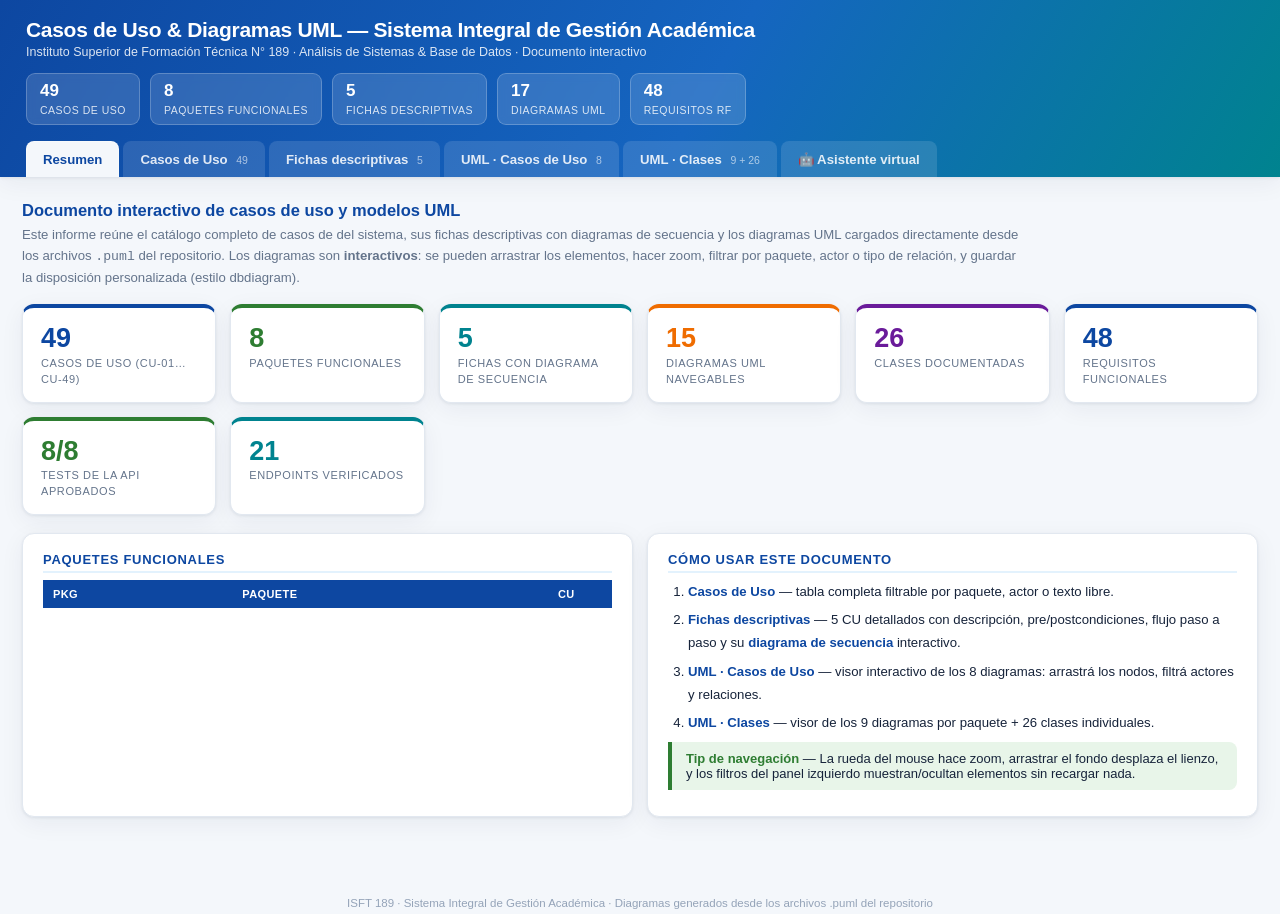
<file: docs/_part1.html>
<!DOCTYPE html>
<html lang="es">
<head>
<meta charset="UTF-8">
<meta name="viewport" content="width=device-width, initial-scale=1">
<title>Casos de Uso &amp; UML — ISFT 189</title>
<style>
:root{
  --bg:#f4f7fb; --ink:#16233a; --muted:#64748b; --line:#e2e8f0;
  --navy:#0d47a1; --navy2:#1565c0; --teal:#00838f; --amber:#ef6c00;
  --green:#2e7d32; --red:#c62828; --purple:#6a1b9a;
  --card:#ffffff; --shadow:0 1px 3px rgba(15,32,64,.08),0 6px 24px rgba(15,32,64,.06);
}
*{box-sizing:border-box}
html,body{height:100%}
body{margin:0;font-family:"Segoe UI",Helvetica,Arial,sans-serif;background:var(--bg);color:var(--ink);font-size:14px}

/* ---------- header ---------- */
header{background:linear-gradient(120deg,#0d47a1 0%,#1565c0 55%,#00838f 100%);color:#fff;padding:18px 26px 0;box-shadow:var(--shadow)}
header h1{margin:0;font-size:21px;letter-spacing:-.3px;font-weight:650}
header .sub{opacity:.85;font-size:12.5px;margin-top:3px}
.kpis{display:flex;gap:10px;margin-top:14px;flex-wrap:wrap}
.kpi{background:rgba(255,255,255,.14);border:1px solid rgba(255,255,255,.22);border-radius:9px;padding:7px 13px;backdrop-filter:blur(4px)}
.kpi b{display:block;font-size:17px;line-height:1.15}
.kpi span{font-size:10.5px;opacity:.82;text-transform:uppercase;letter-spacing:.5px}

/* ---------- tabs ---------- */
nav{display:flex;gap:4px;margin-top:16px;flex-wrap:wrap}
nav button{
  appearance:none;border:0;background:rgba(255,255,255,.12);color:rgba(255,255,255,.86);
  padding:10px 16px;border-radius:8px 8px 0 0;font-size:13.2px;font-weight:600;cursor:pointer;
  border:1px solid transparent;border-bottom:0;transition:.15s;white-space:nowrap
}
nav button:hover{background:rgba(255,255,255,.2);color:#fff}
nav button.on{background:var(--bg);color:var(--navy);border-color:rgba(255,255,255,.35)}
nav button .cnt{font-size:10.5px;opacity:.7;font-weight:500;margin-left:5px}

main{padding:18px 22px 40px;max-width:1600px;margin:0 auto}
section.tab{display:none;animation:fade .25s ease}
section.tab.on{display:block}
@keyframes fade{from{opacity:0;transform:translateY(4px)}to{opacity:1;transform:none}}

h2.sec{font-size:16.5px;margin:6px 0 4px;color:var(--navy)}
p.lead{color:var(--muted);margin:0 0 16px;font-size:13.2px;max-width:1000px;line-height:1.6}

.card{background:var(--card);border:1px solid var(--line);border-radius:12px;box-shadow:var(--shadow);padding:18px 20px;margin-bottom:18px}

/* ---------- resumen ---------- */
.grid{display:grid;gap:14px}
.g4{grid-template-columns:repeat(auto-fit,minmax(190px,1fr))}
.g2{grid-template-columns:repeat(auto-fit,minmax(330px,1fr))}
.stat{background:var(--card);border:1px solid var(--line);border-radius:12px;padding:16px 18px;box-shadow:var(--shadow);border-top:4px solid var(--navy)}
.stat.g{border-top-color:var(--green)} .stat.t{border-top-color:var(--teal)}
.stat.a{border-top-color:var(--amber)} .stat.p{border-top-color:var(--purple)}
.stat b{font-size:27px;display:block;line-height:1.1;color:var(--navy)}
.stat.g b{color:var(--green)} .stat.t b{color:var(--teal)} .stat.a b{color:var(--amber)} .stat.p b{color:var(--purple)}
.stat span{font-size:11px;color:var(--muted);text-transform:uppercase;letter-spacing:.6px}

table{width:100%;border-collapse:collapse;font-size:12.8px}
th{background:var(--navy);color:#fff;text-align:left;padding:8px 10px;font-size:11px;text-transform:uppercase;letter-spacing:.4px;position:sticky;top:0;z-index:2}
td{padding:7px 10px;border-bottom:1px solid var(--line);vertical-align:top}
tbody tr:nth-child(even){background:#f8fafc}
tbody tr:hover{background:#eef4ff}
.pill{display:inline-block;padding:2px 8px;border-radius:11px;font-size:10.8px;font-weight:700;letter-spacing:.3px}
.p1{background:#e3f2fd;color:#0d47a1} .p2{background:#e0f7fa;color:#00695c}
.p3{background:#fff3e0;color:#e65100} .p4{background:#f3e5f5;color:#6a1b9a}
.p5{background:#e8f5e9;color:#2e7d32} .p6{background:#fce4ec;color:#ad1457}
.p7{background:#e0e7ff;color:#3730a3} .p8{background:#fff8e1;color:#f57f17}
.rf{font-family:Consolas,monospace;font-size:11.5px;color:#37474f}
.ccode{font-family:Consolas,monospace;font-weight:700;color:var(--navy);white-space:nowrap}
.muted{color:var(--muted)}

/* ---------- filtros ---------- */
.filters{display:flex;gap:9px;flex-wrap:wrap;align-items:center;margin-bottom:13px}
.filters input,.filters select{
  padding:8px 11px;border:1px solid var(--line);border-radius:8px;font-size:13px;background:#fff;color:var(--ink);min-width:150px
}
.filters input:focus,.filters select:focus{outline:2px solid #bbdefb;border-color:var(--navy2)}
.chip{display:inline-flex;align-items:center;gap:6px;background:#eef2f7;border:1px solid var(--line);padding:5px 11px;border-radius:16px;font-size:12px;cursor:pointer;user-select:none}
.chip.on{background:#e3f2fd;border-color:#90caf9;color:var(--navy);font-weight:600}
.chip input{accent-color:var(--navy)}
.btn{appearance:none;border:1px solid var(--line);background:#fff;color:var(--ink);padding:7px 13px;border-radius:8px;font-size:12.4px;font-weight:600;cursor:pointer;transition:.15s}
.btn:hover{background:#eef4ff;border-color:#90caf9;color:var(--navy)}
.btn.primary{background:var(--navy);border-color:var(--navy);color:#fff}
.btn.primary:hover{background:#0a3a83;color:#fff}
.count{font-size:12.4px;color:var(--muted);margin-left:auto;font-weight:600}

/* ---------- fichas ---------- */
.ficha{background:var(--card);border:1px solid var(--line);border-radius:14px;box-shadow:var(--shadow);margin-bottom:22px;overflow:hidden}
.ficha .head{background:linear-gradient(100deg,#0d47a1,#1565c0);color:#fff;padding:14px 22px;display:flex;align-items:center;gap:14px;flex-wrap:wrap}
.ficha .head .id{background:rgba(255,255,255,.2);border:1px solid rgba(255,255,255,.35);padding:4px 12px;border-radius:7px;font-weight:800;font-size:13px;letter-spacing:.6px}
.ficha .head h3{margin:0;font-size:16.5px;font-weight:650;flex:1;min-width:220px}
.ficha .body{padding:20px 24px}
.fmeta{display:grid;grid-template-columns:repeat(auto-fit,minmax(210px,1fr));gap:10px;margin-bottom:18px}
.fmeta div{background:#f8fafc;border:1px solid var(--line);border-radius:9px;padding:9px 12px}
.fmeta label{display:block;font-size:10px;text-transform:uppercase;letter-spacing:.6px;color:var(--muted);margin-bottom:3px}
.fmeta span{font-size:13px;font-weight:600}
h4.fh{font-size:13px;color:var(--navy);margin:18px 0 7px;text-transform:uppercase;letter-spacing:.7px;border-bottom:2px solid #e3f2fd;padding-bottom:4px}
.ficha p.desc{font-size:13.6px;line-height:1.72;margin:0 0 8px;color:#243b53}
ol.flow{margin:6px 0 4px;padding-left:20px;line-height:1.75;font-size:13.4px}
ol.flow li{margin-bottom:5px}
ol.flow li b{color:var(--navy)}
.alt{background:#fff8e1;border-left:4px solid #f9a825;padding:9px 14px;border-radius:0 8px 8px 0;font-size:13px;margin:8px 0}
.alt b{color:#e65100}
.exc{background:#fdecea;border-left:4px solid #c62828;padding:9px 14px;border-radius:0 8px 8px 0;font-size:13px;margin:8px 0}
.exc b{color:#c62828}
.ok{background:#e8f5e9;border-left:4px solid #2e7d32;padding:9px 14px;border-radius:0 8px 8px 0;font-size:13px;margin:8px 0}
.ok b{color:#2e7d32}
pre.code{background:#263238;color:#eceff1;padding:11px 14px;border-radius:8px;font-size:11.6px;overflow-x:auto;margin:8px 0}
pre.code b{color:#80cbc4;font-weight:600}
pre.code i{color:#ffcc80;font-style:normal}

/* ---------- viewer ---------- */
.viewer{background:#fff;border:1px solid var(--line);border-radius:12px;box-shadow:var(--shadow);overflow:hidden}
.vtoolbar{display:flex;gap:8px;flex-wrap:wrap;align-items:center;padding:10px 13px;border-bottom:1px solid var(--line);background:#f8fafc}
.vbody{display:flex;height:600px}
.side{width:268px;min-width:268px;border-right:1px solid var(--line);background:#fbfcfe;padding:13px;overflow-y:auto;font-size:12.6px}
.side h5{margin:14px 0 7px;font-size:10.5px;text-transform:uppercase;letter-spacing:.7px;color:var(--muted);border-bottom:1px solid var(--line);padding-bottom:4px}
.side h5:first-child{margin-top:0}
.side label{display:flex;align-items:center;gap:7px;padding:4px 6px;border-radius:6px;cursor:pointer;line-height:1.35}
.side label:hover{background:#eef4ff}
.side label input{accent-color:var(--navy);flex:none}
.side label .mini{margin-left:auto;font-size:10px;color:var(--muted);background:#eef2f7;padding:1px 6px;border-radius:9px}
.side .swatch{width:11px;height:11px;border-radius:3px;flex:none;border:1px solid rgba(0,0,0,.15)}
.side .box{background:#fff;border:1px solid var(--line);border-radius:8px;padding:9px 10px;margin-bottom:9px}
.side .search{width:100%;padding:8px 10px;border:1px solid var(--line);border-radius:8px;font-size:13px}
.stage{flex:1;position:relative;overflow:hidden;
  background-image:radial-gradient(#dbe3ee 1.1px,transparent 1.1px);background-size:22px 22px;cursor:grab}
.stage.grabbing{cursor:grabbing}
.layer{transform-origin:0 0;position:absolute;top:0;left:0;width:0;height:0}
svg.canvas{position:absolute;top:0;left:0;overflow:visible;pointer-events:none}
svg.canvas .hit{pointer-events:auto}
svg text{user-select:none}
.legend{display:flex;gap:14px;flex-wrap:wrap;font-size:11.5px;color:var(--muted);padding:8px 13px;border-top:1px solid var(--line);background:#fbfcfe;align-items:center}
.legend i{display:inline-block;width:22px;height:0;border-top:2px solid #94a3b8;vertical-align:middle;margin-right:5px}
.legend i.dash{border-top-style:dashed}
.hint{margin-left:auto;font-style:italic;opacity:.85}
.zoomlbl{font-family:Consolas,monospace;font-size:12px;background:#eef2f7;border:1px solid var(--line);padding:3px 9px;border-radius:7px;font-weight:700;color:var(--navy)}

/* ---------- asistente virtual (chatbot) ---------- */
.chatgrid{display:grid;grid-template-columns:minmax(0,1fr) 302px;gap:14px;align-items:start}
@media(max-width:900px){.chatgrid{grid-template-columns:1fr}}
.chatbox{background:#fff;border:1px solid var(--line);border-radius:12px;box-shadow:var(--shadow);display:flex;flex-direction:column;height:610px;overflow:hidden}
.chathead{display:flex;align-items:center;gap:11px;padding:11px 15px;background:linear-gradient(100deg,#0d47a1,#1565c0);color:#fff}
.chathead .av{width:34px;height:34px;border-radius:50%;background:rgba(255,255,255,.2);display:grid;place-items:center;font-size:17px;flex:none}
.chathead .tt{flex:1;min-width:0}
.chathead .tt b{font-size:14px;display:block}
.chathead .tt small{opacity:.8;font-size:11px}
.cbadge{display:inline-flex;align-items:center;gap:6px;background:rgba(255,255,255,.16);border:1px solid rgba(255,255,255,.3);padding:3px 10px;border-radius:12px;font-size:11px;white-space:nowrap}
.cbadge i{width:7px;height:7px;border-radius:50%;background:#69f0ae;flex:none}
.cbadge.off i{background:#ffab91}
.chatlog{flex:1;overflow-y:auto;padding:16px;display:flex;flex-direction:column;gap:11px;background:#f7f9fc}
.msg{max-width:84%;padding:10px 13px;border-radius:13px;font-size:13.3px;line-height:1.62;word-wrap:break-word;animation:fade .2s ease}
.msg.u{align-self:flex-end;background:var(--navy);color:#fff;border-bottom-right-radius:4px}
.msg.a{align-self:flex-start;background:#fff;border:1px solid var(--line);border-bottom-left-radius:4px}
.msg.a p{margin:0 0 6px}.msg.a p:last-child{margin:0}
.msg.a code{background:#eef2f7;padding:1px 5px;border-radius:4px;font-family:Consolas,monospace;font-size:12.3px}
.msg.a ul,.msg.a ol{margin:5px 0 3px;padding-left:19px}
.msg.a li{margin:2px 0}
.msg .src{margin-top:8px;padding-top:7px;border-top:1px dashed var(--line);font-size:11.2px;color:var(--muted)}
.msg .src b{color:var(--navy)}
.msg.err{background:#fdecea;border-color:#f5c6cb;color:#b71c1c}
.typing{display:inline-flex;gap:4px;align-items:center;padding:3px 2px}
.typing i{width:7px;height:7px;border-radius:50%;background:#90caf9;animation:tp 1.2s infinite}
.typing i:nth-child(2){animation-delay:.2s}.typing i:nth-child(3){animation-delay:.4s}
@keyframes tp{0%,60%,100%{opacity:.35;transform:translateY(0)}30%{opacity:1;transform:translateY(-4px)}}
.chips{display:flex;gap:7px;flex-wrap:wrap;padding:10px 13px;border-top:1px solid var(--line);background:#fbfcfe}
.chipq{background:#eef2f7;border:1px solid var(--line);border-radius:15px;padding:5px 11px;font-size:12px;cursor:pointer;transition:.15s;font-family:inherit}
.chipq:hover{background:#e3f2fd;border-color:#90caf9;color:var(--navy)}
.chatin{display:flex;gap:9px;padding:12px 13px;border-top:1px solid var(--line);background:#fff}
.chatin textarea{flex:1;resize:none;height:47px;padding:11px 13px;border:1px solid var(--line);border-radius:9px;font-family:inherit;font-size:13.4px}
.chatin textarea:focus{outline:2px solid #bbdefb;border-color:var(--navy2)}
.chatin button{height:47px;padding:0 20px}
.chatcfg{background:#fff;border:1px solid var(--line);border-radius:12px;box-shadow:var(--shadow);padding:14px 15px;font-size:12.6px}
.chatcfg h5{margin:0 0 4px;font-size:11px;text-transform:uppercase;letter-spacing:.7px;color:var(--muted);border-bottom:1px solid var(--line);padding-bottom:5px}
.chatcfg h5:not(:first-child){margin-top:14px}
.chatcfg .field{margin-top:9px}
.chatcfg .field label{display:block;font-size:10.5px;text-transform:uppercase;letter-spacing:.6px;color:var(--muted);margin-bottom:3px;font-weight:700}
.chatcfg .field input,.chatcfg .field select{width:100%;padding:8px 9px;border:1px solid var(--line);border-radius:7px;font-size:12.6px;font-family:inherit;background:#fff;color:var(--ink)}
.chatcfg .field input:focus,.chatcfg .field select:focus{outline:2px solid #bbdefb;border-color:var(--navy2)}
.chatcfg .note{font-size:11.4px;color:var(--muted);line-height:1.5;margin-top:8px}
.chatcfg .btn{width:100%;margin-top:9px}
.apioff{opacity:.55;pointer-events:none}

footer{text-align:center;color:#94a3b8;font-size:11.5px;padding:22px 0 6px}
@media (max-width:900px){ .vbody{flex-direction:column;height:auto} .side{width:100%;border-right:0;border-bottom:1px solid var(--line);max-height:250px} .stage{flex:none;height:470px} }
</style>
</head>
<body>

<header>
  <h1>Casos de Uso &amp; Diagramas UML — Sistema Integral de Gestión Académica</h1>
  <div class="sub">Instituto Superior de Formación Técnica N° 189 · Análisis de Sistemas &amp; Base de Datos · Documento interactivo</div>
  <div class="kpis">
    <div class="kpi"><b>49</b><span>Casos de uso</span></div>
    <div class="kpi"><b>8</b><span>Paquetes funcionales</span></div>
    <div class="kpi"><b>5</b><span>Fichas descriptivas</span></div>
    <div class="kpi"><b>17</b><span>Diagramas UML</span></div>
    <div class="kpi"><b>48</b><span>Requisitos RF</span></div>
  </div>
  <nav id="tabs">
    <button class="on" data-tab="resumen">Resumen</button>
    <button data-tab="cu">Casos de Uso <span class="cnt">49</span></button>
    <button data-tab="fichas">Fichas descriptivas <span class="cnt">5</span></button>
    <button data-tab="umlcu">UML · Casos de Uso <span class="cnt">8</span></button>
    <button data-tab="umlcl">UML · Clases <span class="cnt">9 + 26</span></button>
    <button data-tab="chat">🤖 Asistente virtual</button>
  </nav>
</header>

<main>
<!-- ==================== RESUMEN ==================== -->
<section class="tab on" id="tab-resumen">
  <h2 class="sec">Documento interactivo de casos de uso y modelos UML</h2>
  <p class="lead">Este informe reúne el catálogo completo de casos de del sistema, sus fichas descriptivas con diagramas de secuencia
  y los diagramas UML cargados directamente desde los archivos <code>.puml</code> del repositorio. Los diagramas son
  <b>interactivos</b>: se pueden arrastrar los elementos, hacer zoom, filtrar por paquete, actor o tipo de relación, y
  guardar la disposición personalizada (estilo dbdiagram).</p>

  <div class="grid g4" style="margin-bottom:18px">
    <div class="stat"><b>49</b><span>Casos de uso (CU-01…CU-49)</span></div>
    <div class="stat g"><b>8</b><span>Paquetes funcionales</span></div>
    <div class="stat t"><b>5</b><span>Fichas con diagrama de secuencia</span></div>
    <div class="stat a"><b>15</b><span>Diagramas UML navegables</span></div>
    <div class="stat p"><b>26</b><span>Clases documentadas</span></div>
    <div class="stat"><b>48</b><span>Requisitos funcionales</span></div>
    <div class="stat g"><b>8/8</b><span>Tests de la API aprobados</span></div>
    <div class="stat t"><b>21</b><span>Endpoints verificados</span></div>
  </div>

  <div class="grid g2">
    <div class="card">
      <h4 class="fh" style="margin-top:0">Paquetes funcionales</h4>
      <table><thead><tr><th>Pkg</th><th>Paquete</th><th style="width:64px">CU</th></tr></thead><tbody id="pkgRows"></tbody></table>
    </div>
    <div class="card">
      <h4 class="fh" style="margin-top:0">Cómo usar este documento</h4>
      <ol class="flow" style="font-size:13.2px">
        <li><b>Casos de Uso</b> — tabla completa filtrable por paquete, actor o texto libre.</li>
        <li><b>Fichas descriptivas</b> — 5 CU detallados con descripción, pre/postcondiciones, flujo paso a paso y su <b>diagrama de secuencia</b> interactivo.</li>
        <li><b>UML · Casos de Uso</b> — visor interactivo de los 8 diagramas: arrastrá los nodos, filtrá actores y relaciones.</li>
        <li><b>UML · Clases</b> — visor de los 9 diagramas por paquete + 26 clases individuales.</li>
      </ol>
      <div class="ok"><b>Tip de navegación</b> — La rueda del mouse hace zoom, arrastrar el fondo desplaza el lienzo,
      y los filtros del panel izquierdo muestran/ocultan elementos sin recargar nada.</div>
    </div>
  </div>
</section>

<!-- ==================== CASOS DE USO ==================== -->
<section class="tab" id="tab-cu">
  <h2 class="sec">Catálogo de casos de uso</h2>
  <p class="lead">49 casos de uso organizados en 8 paquetes funcionales, con su actor primario y los requisitos funcionales (RF) que amparan.
  La columna <b>Ficha</b> indica los CU con descripción detallada disponible.</p>
  <div class="card">
    <div class="filters">
      <input id="cuQ" type="search" placeholder="🔍 Buscar por nombre, ID o RF…" style="min-width:250px">
      <select id="cuPkg"><option value="">Todos los paquetes</option></select>
      <select id="cuActor"><option value="">Todos los actores</option></select>
      <label class="chip"><input type="checkbox" id="cuOnlyFicha"> solo con ficha</label>
      <span class="count" id="cuCount"></span>
      <button class="btn" id="cuReset">Limpiar</button>
    </div>
    <div style="max-height:640px;overflow:auto;border:1px solid var(--line);border-radius:9px">
      <table><thead><tr>
        <th style="width:74px">ID</th><th>Caso de uso</th><th style="width:150px">Paquete</th>
        <th style="width:150px">Actor primario</th><th style="width:130px">RF</th><th style="width:70px">Ficha</th>
      </tr></thead><tbody id="cuRows"></tbody></table>
    </div>
  </div>
</section>

<!-- ==================== FICHAS ==================== -->
<section class="tab" id="tab-fichas">
  <h2 class="sec">Fichas descriptivas de casos de uso</h2>
  <p class="lead">Los archivos del proyecto no incluían descripciones narrativas de los CU (solo tablas de identificación y diagramas),
  por lo que se redactaron <b>5 fichas</b> de los casos de uso principales, cada una con su descripción, condiciones,
  flujo detallado y su <b>diagrama de secuencia</b> interactivo con filtro entre flujo normal y alternativas.</p>
  <div class="filters" style="margin-bottom:14px">
    <span style="font-size:13px;font-weight:600">Ver los diagramas de secuencia:</span>
    <select id="seqMode" style="min-width:250px">
      <option value="full">Con alternativas (marcos alt)</option>
      <option value="normal">Solo flujo normal</option>
    </select>
    <span class="count">5 diagramas</span>
  </div>
  <div id="fichas"></div>
</section>

<!-- ==================== UML CU ==================== -->
<section class="tab" id="tab-umlcu">
  <h2 class="sec">Diagramas de casos de uso — visor interactivo</h2>
  <p class="lead">Arrastrá cualquier elemento para reposicionarlo, usá la rueda para hacer zoom y filtrá lo que querés ver desde el panel izquierdo.
  La disposición se guarda automáticamente en tu navegador.</p>
  <div class="viewer">
    <div class="vtoolbar">
      <select id="cuDiagram" style="padding:7px 10px;border:1px solid var(--line);border-radius:8px;font-size:13px;font-weight:600"></select>
      <button class="btn primary" data-v="cu" data-act="auto">↻ Auto-ordenar</button>
      <button class="btn" data-v="cu" data-act="fit">⛶ Ajustar</button>
      <button class="btn" data-v="cu" data-act="save">💾 Guardar</button>
      <button class="btn" data-v="cu" data-act="load">📂 Cargar</button>
      <button class="btn" data-v="cu" data-act="clear">🗑 Borrar posiciones</button>
      <span class="zoomlbl" id="cuZoom">100%</span>
      <span class="count" id="cuVisible"></span>
    </div>
    <div class="vbody">
      <aside class="side" id="cuSide"></aside>
      <div class="stage" id="cuStage"><div class="layer" id="cuLayer">
        <svg class="canvas" id="cuSvg"></svg>
      </div></div>
    </div>
    <div class="legend">
      <span><i style="border-color:#5c6bc0"></i>Actor</span>
      <span><i style="border-color:#1e88e5"></i>Caso de uso</span>
      <span><i style="border-color:#43a047"></i>&lt;&lt;include&gt;&gt;</span>
      <span><i style="border-color:#fb8c00" class="dash"></i>&lt;&lt;extend&gt;&gt;</span>
      <span class="hint">🖱 rueda = zoom · arrastrar fondo = desplazar · doble clic en un nodo = centrar</span>
    </div>
  </div>
</section>

<!-- ==================== UML CLASES ==================== -->
<section class="tab" id="tab-umlcl">
  <h2 class="sec">Diagramas de clases — visor interactivo</h2>
  <p class="lead">Modelo orientado a objetos del sistema. Elegí entre los diagramas por paquete o las clases individuales;
  podés ocultar atributos, métodos y notas, y filtrar por tipo de relación.</p>
  <div class="viewer">
    <div class="vtoolbar">
      <select id="clGroup" style="padding:7px 10px;border:1px solid var(--line);border-radius:8px;font-size:13px;font-weight:600">
        <option value="paquete">▸ Diagramas por paquete (9)</option>
        <option value="detalle">▸ Clases individuales (26)</option>
      </select>
      <select id="clDiagram" style="padding:7px 10px;border:1px solid var(--line);border-radius:8px;font-size:13px"></select>
      <select id="clLayout" title="Diseño del diagrama" style="padding:7px 10px;border:1px solid var(--line);border-radius:8px;font-size:13px;font-weight:600">
        <option value="hier">↕ Jerárquico vertical</option>
        <option value="grid">▦ Rejilla</option>
      </select>
      <button class="btn primary" data-v="cl" data-act="auto">↻ Recalcular orden</button>
      <button class="btn" data-v="cl" data-act="fit">⛶ Ajustar a pantalla</button>
      <span class="zoomlbl" id="clZoom">100%</span>
      <span class="count" id="clVisible"></span>
      <span class="hint" style="margin-left:auto;font-size:11.5px;color:var(--muted)">📐 Diseño fijo: solo zoom y desplazamiento</span>
    </div>
    <div class="vbody">
      <aside class="side" id="clSide"></aside>
      <div class="stage" id="clStage"><div class="layer" id="clLayer">
        <svg class="canvas" id="clSvg"></svg>
      </div></div>
    </div>
    <div class="legend">
      <span><i style="border-color:#1e88e5"></i>Clase</span>
      <span><i style="border-color:#8e24aa"></i>Enumeración</span>
      <span><i style="border-color:#43a047"></i>Herencia</span>
      <span><i style="border-color:#78909c"></i>Asociación</span>
      <span class="hint">🖱 rueda = zoom · arrastrar fondo = desplazar · doble clic = centrar</span>
    </div>
  </div>
</section>

<!-- ==================== ASISTENTE VIRTUAL ==================== -->
<section class="tab" id="tab-chat">
  <h2 class="sec">Asistente virtual — consultas en vivo a la base de datos</h2>
  <p class="lead">Chat conectado al <b>backend real del sistema</b> (<code>POST /api/v1/chat/</code>, igual que el Swagger de
  <code>localhost:8000/docs</code>): combinación de <b>RAG vectorial</b> (reglamentos, planes, correlatividades indexados con pgvector)
  + <b>tools académicos sobre la BD <code>instituto</code></b> (carreras y planes, materias, mesas de examen, correlatividades,
  asistencias, historial) con <b>JWT + RBAC</b>: cada respuesta respeta el rol del usuario logueado. La síntesis del texto la hace
  Groq (<code>openai/gpt-oss-120b</code>) del lado del servidor.</p>

  <div class="chatgrid">
    <div class="chatbox">
      <div class="chathead">
        <div class="av">🤖</div>
        <div class="tt">
          <b>Asistente ISFT 189</b>
          <small id="chatMode">RAG + BD institucional · tiempo real</small>
        </div>
        <span class="cbadge" id="chatNet"><i></i><span id="chatNetTxt">conectando…</span></span>
        <button class="cbadge" id="chatClear" style="cursor:pointer" title="Vaciar conversación">🗑</button>
      </div>

      <div class="chatlog" id="chatLog"></div>

      <div class="chips" id="chatChips">
        <button class="chipq">¿Qué carreras y planes de estudio hay?</button>
        <button class="chipq">¿Qué materias tiene la carrera de Desarrollo de Software y sus correlatividades?</button>
        <button class="chipq">¿Qué mesas de examen hay agendadas?</button>
        <button class="chipq">¿Cuál es mi historia académica y promedio?</button>
        <button class="chipq">¿Cuál es mi porcentaje de asistencia?</button>
        <button class="chipq">¿Puedo cursar Análisis y Diseño de Sistemas? (correlativas)</button>
      </div>

      <div class="chatin">
        <textarea id="chatInput" placeholder="Escribí tu consulta… (Enter envía, Shift+Enter salto de línea)"></textarea>
        <button class="btn primary" id="chatSend">Enviar</button>
      </div>
    </div>

    <aside class="chatcfg" id="chatCfg">
      <h5>Conexión</h5>
      <div class="field">
        <label for="chatProv">Modo</label>
        <select id="chatProv">
          <option value="local">Backend · RAG + BD institucional</option>
          <option value="groq">Groq directo (solo contexto del documento)</option>
        </select>
      </div>

      <div id="localBox">
        <h5>Sesión (JWT + RBAC)</h5>
        <div class="field">
          <label for="chatEmail">Email institucional</label>
          <input id="chatEmail" value="mdimatteo@alumno.isft189.edu.ar" autocomplete="off">
        </div>
        <div class="field">
          <label for="chatPass">Contraseña</label>
          <input id="chatPass" type="password" value="isft189.2026" autocomplete="off">
        </div>
        <div class="field">
          <label for="chatApi">URL del backend (Swagger: <span id="chatDocsUrl">/docs</span>)</label>
          <input id="chatApi" value="http://127.0.0.1:8000" autocomplete="off">
        </div>
        <button class="btn" id="chatLogin">🔑 Iniciar sesión</button>
        <p class="note" id="chatUser" style="margin-top:7px">Sin sesión activa.</p>
      </div>

      <div id="groqBox" class="apioff">
        <h5>Modo demo (Groq directo)</h5>
        <div class="field">
          <label for="chatModel">Modelo Groq</label>
          <select id="chatModel">
            <option value="openai/gpt-oss-120b">openai/gpt-oss-120b (recomendado)</option>
            <option value="openai/gpt-oss-20b">openai/gpt-oss-20b (más rápido)</option>
          </select>
        </div>
        <div class="field">
          <label for="chatKey">API key Groq</label>
          <input id="chatKey" type="password" placeholder="gsk_…" autocomplete="off">
        </div>
        <button class="btn" id="chatKeySave">💾 Guardar key en este navegador</button>
      </div>

      <p class="note" id="chatHint"></p>
    </aside>
  </div>
</section>
</main>

<footer>ISFT 189 · Sistema Integral de Gestión Académica · Diagramas generados desde los archivos .puml del repositorio</footer>

<script>
const DATA = /*__UML_DATA__*/;
const GROQ_KEY_DEFAULT = /*__GROQ_KEY__*/;
/*__UML_JS__*/
</script>
</body>
</html>
</file>
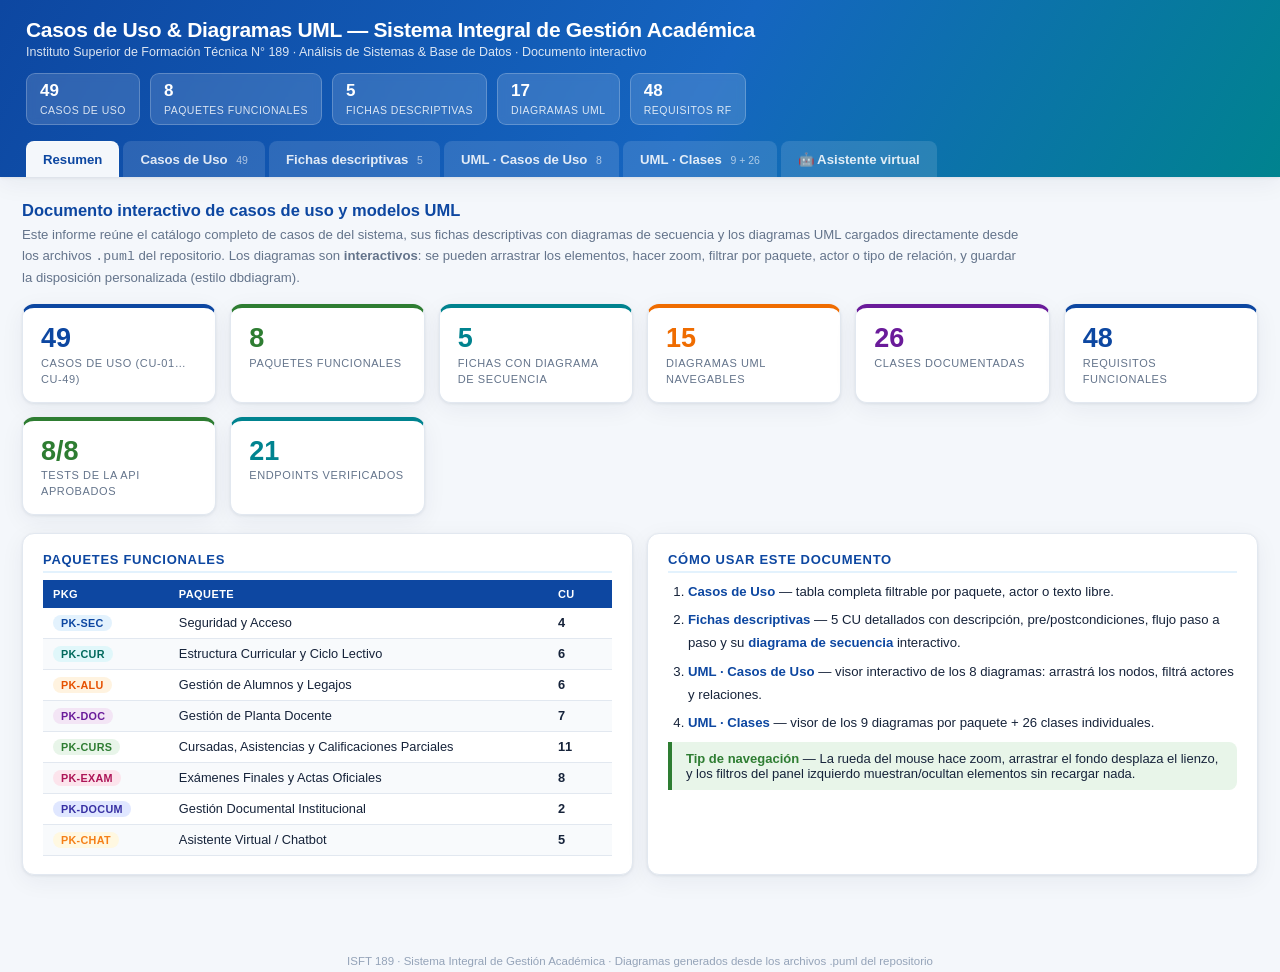
<file: docs/casos_de_uso.html>
<!DOCTYPE html>
<html lang="es">
<head>
<meta charset="UTF-8">
<meta name="viewport" content="width=device-width, initial-scale=1">
<title>Casos de Uso &amp; UML — ISFT 189</title>
<style>
:root{
  --bg:#f4f7fb; --ink:#16233a; --muted:#64748b; --line:#e2e8f0;
  --navy:#0d47a1; --navy2:#1565c0; --teal:#00838f; --amber:#ef6c00;
  --green:#2e7d32; --red:#c62828; --purple:#6a1b9a;
  --card:#ffffff; --shadow:0 1px 3px rgba(15,32,64,.08),0 6px 24px rgba(15,32,64,.06);
}
*{box-sizing:border-box}
html,body{height:100%}
body{margin:0;font-family:"Segoe UI",Helvetica,Arial,sans-serif;background:var(--bg);color:var(--ink);font-size:14px}

/* ---------- header ---------- */
header{background:linear-gradient(120deg,#0d47a1 0%,#1565c0 55%,#00838f 100%);color:#fff;padding:18px 26px 0;box-shadow:var(--shadow)}
header h1{margin:0;font-size:21px;letter-spacing:-.3px;font-weight:650}
header .sub{opacity:.85;font-size:12.5px;margin-top:3px}
.kpis{display:flex;gap:10px;margin-top:14px;flex-wrap:wrap}
.kpi{background:rgba(255,255,255,.14);border:1px solid rgba(255,255,255,.22);border-radius:9px;padding:7px 13px;backdrop-filter:blur(4px)}
.kpi b{display:block;font-size:17px;line-height:1.15}
.kpi span{font-size:10.5px;opacity:.82;text-transform:uppercase;letter-spacing:.5px}

/* ---------- tabs ---------- */
nav{display:flex;gap:4px;margin-top:16px;flex-wrap:wrap}
nav button{
  appearance:none;border:0;background:rgba(255,255,255,.12);color:rgba(255,255,255,.86);
  padding:10px 16px;border-radius:8px 8px 0 0;font-size:13.2px;font-weight:600;cursor:pointer;
  border:1px solid transparent;border-bottom:0;transition:.15s;white-space:nowrap
}
nav button:hover{background:rgba(255,255,255,.2);color:#fff}
nav button.on{background:var(--bg);color:var(--navy);border-color:rgba(255,255,255,.35)}
nav button .cnt{font-size:10.5px;opacity:.7;font-weight:500;margin-left:5px}

main{padding:18px 22px 40px;max-width:1600px;margin:0 auto}
section.tab{display:none;animation:fade .25s ease}
section.tab.on{display:block}
@keyframes fade{from{opacity:0;transform:translateY(4px)}to{opacity:1;transform:none}}

h2.sec{font-size:16.5px;margin:6px 0 4px;color:var(--navy)}
p.lead{color:var(--muted);margin:0 0 16px;font-size:13.2px;max-width:1000px;line-height:1.6}

.card{background:var(--card);border:1px solid var(--line);border-radius:12px;box-shadow:var(--shadow);padding:18px 20px;margin-bottom:18px}

/* ---------- resumen ---------- */
.grid{display:grid;gap:14px}
.g4{grid-template-columns:repeat(auto-fit,minmax(190px,1fr))}
.g2{grid-template-columns:repeat(auto-fit,minmax(330px,1fr))}
.stat{background:var(--card);border:1px solid var(--line);border-radius:12px;padding:16px 18px;box-shadow:var(--shadow);border-top:4px solid var(--navy)}
.stat.g{border-top-color:var(--green)} .stat.t{border-top-color:var(--teal)}
.stat.a{border-top-color:var(--amber)} .stat.p{border-top-color:var(--purple)}
.stat b{font-size:27px;display:block;line-height:1.1;color:var(--navy)}
.stat.g b{color:var(--green)} .stat.t b{color:var(--teal)} .stat.a b{color:var(--amber)} .stat.p b{color:var(--purple)}
.stat span{font-size:11px;color:var(--muted);text-transform:uppercase;letter-spacing:.6px}

table{width:100%;border-collapse:collapse;font-size:12.8px}
th{background:var(--navy);color:#fff;text-align:left;padding:8px 10px;font-size:11px;text-transform:uppercase;letter-spacing:.4px;position:sticky;top:0;z-index:2}
td{padding:7px 10px;border-bottom:1px solid var(--line);vertical-align:top}
tbody tr:nth-child(even){background:#f8fafc}
tbody tr:hover{background:#eef4ff}
.pill{display:inline-block;padding:2px 8px;border-radius:11px;font-size:10.8px;font-weight:700;letter-spacing:.3px}
.p1{background:#e3f2fd;color:#0d47a1} .p2{background:#e0f7fa;color:#00695c}
.p3{background:#fff3e0;color:#e65100} .p4{background:#f3e5f5;color:#6a1b9a}
.p5{background:#e8f5e9;color:#2e7d32} .p6{background:#fce4ec;color:#ad1457}
.p7{background:#e0e7ff;color:#3730a3} .p8{background:#fff8e1;color:#f57f17}
.rf{font-family:Consolas,monospace;font-size:11.5px;color:#37474f}
.ccode{font-family:Consolas,monospace;font-weight:700;color:var(--navy);white-space:nowrap}
.muted{color:var(--muted)}

/* ---------- filtros ---------- */
.filters{display:flex;gap:9px;flex-wrap:wrap;align-items:center;margin-bottom:13px}
.filters input,.filters select{
  padding:8px 11px;border:1px solid var(--line);border-radius:8px;font-size:13px;background:#fff;color:var(--ink);min-width:150px
}
.filters input:focus,.filters select:focus{outline:2px solid #bbdefb;border-color:var(--navy2)}
.chip{display:inline-flex;align-items:center;gap:6px;background:#eef2f7;border:1px solid var(--line);padding:5px 11px;border-radius:16px;font-size:12px;cursor:pointer;user-select:none}
.chip.on{background:#e3f2fd;border-color:#90caf9;color:var(--navy);font-weight:600}
.chip input{accent-color:var(--navy)}
.btn{appearance:none;border:1px solid var(--line);background:#fff;color:var(--ink);padding:7px 13px;border-radius:8px;font-size:12.4px;font-weight:600;cursor:pointer;transition:.15s}
.btn:hover{background:#eef4ff;border-color:#90caf9;color:var(--navy)}
.btn.primary{background:var(--navy);border-color:var(--navy);color:#fff}
.btn.primary:hover{background:#0a3a83;color:#fff}
.count{font-size:12.4px;color:var(--muted);margin-left:auto;font-weight:600}

/* ---------- fichas ---------- */
.ficha{background:var(--card);border:1px solid var(--line);border-radius:14px;box-shadow:var(--shadow);margin-bottom:22px;overflow:hidden}
.ficha .head{background:linear-gradient(100deg,#0d47a1,#1565c0);color:#fff;padding:14px 22px;display:flex;align-items:center;gap:14px;flex-wrap:wrap}
.ficha .head .id{background:rgba(255,255,255,.2);border:1px solid rgba(255,255,255,.35);padding:4px 12px;border-radius:7px;font-weight:800;font-size:13px;letter-spacing:.6px}
.ficha .head h3{margin:0;font-size:16.5px;font-weight:650;flex:1;min-width:220px}
.ficha .body{padding:20px 24px}
.fmeta{display:grid;grid-template-columns:repeat(auto-fit,minmax(210px,1fr));gap:10px;margin-bottom:18px}
.fmeta div{background:#f8fafc;border:1px solid var(--line);border-radius:9px;padding:9px 12px}
.fmeta label{display:block;font-size:10px;text-transform:uppercase;letter-spacing:.6px;color:var(--muted);margin-bottom:3px}
.fmeta span{font-size:13px;font-weight:600}
h4.fh{font-size:13px;color:var(--navy);margin:18px 0 7px;text-transform:uppercase;letter-spacing:.7px;border-bottom:2px solid #e3f2fd;padding-bottom:4px}
.ficha p.desc{font-size:13.6px;line-height:1.72;margin:0 0 8px;color:#243b53}
ol.flow{margin:6px 0 4px;padding-left:20px;line-height:1.75;font-size:13.4px}
ol.flow li{margin-bottom:5px}
ol.flow li b{color:var(--navy)}
.alt{background:#fff8e1;border-left:4px solid #f9a825;padding:9px 14px;border-radius:0 8px 8px 0;font-size:13px;margin:8px 0}
.alt b{color:#e65100}
.exc{background:#fdecea;border-left:4px solid #c62828;padding:9px 14px;border-radius:0 8px 8px 0;font-size:13px;margin:8px 0}
.exc b{color:#c62828}
.ok{background:#e8f5e9;border-left:4px solid #2e7d32;padding:9px 14px;border-radius:0 8px 8px 0;font-size:13px;margin:8px 0}
.ok b{color:#2e7d32}
pre.code{background:#263238;color:#eceff1;padding:11px 14px;border-radius:8px;font-size:11.6px;overflow-x:auto;margin:8px 0}
pre.code b{color:#80cbc4;font-weight:600}
pre.code i{color:#ffcc80;font-style:normal}

/* ---------- viewer ---------- */
.viewer{background:#fff;border:1px solid var(--line);border-radius:12px;box-shadow:var(--shadow);overflow:hidden}
.vtoolbar{display:flex;gap:8px;flex-wrap:wrap;align-items:center;padding:10px 13px;border-bottom:1px solid var(--line);background:#f8fafc}
.vbody{display:flex;height:600px}
.side{width:268px;min-width:268px;border-right:1px solid var(--line);background:#fbfcfe;padding:13px;overflow-y:auto;font-size:12.6px}
.side h5{margin:14px 0 7px;font-size:10.5px;text-transform:uppercase;letter-spacing:.7px;color:var(--muted);border-bottom:1px solid var(--line);padding-bottom:4px}
.side h5:first-child{margin-top:0}
.side label{display:flex;align-items:center;gap:7px;padding:4px 6px;border-radius:6px;cursor:pointer;line-height:1.35}
.side label:hover{background:#eef4ff}
.side label input{accent-color:var(--navy);flex:none}
.side label .mini{margin-left:auto;font-size:10px;color:var(--muted);background:#eef2f7;padding:1px 6px;border-radius:9px}
.side .swatch{width:11px;height:11px;border-radius:3px;flex:none;border:1px solid rgba(0,0,0,.15)}
.side .box{background:#fff;border:1px solid var(--line);border-radius:8px;padding:9px 10px;margin-bottom:9px}
.side .search{width:100%;padding:8px 10px;border:1px solid var(--line);border-radius:8px;font-size:13px}
.stage{flex:1;position:relative;overflow:hidden;
  background-image:radial-gradient(#dbe3ee 1.1px,transparent 1.1px);background-size:22px 22px;cursor:grab}
.stage.grabbing{cursor:grabbing}
.layer{transform-origin:0 0;position:absolute;top:0;left:0;width:0;height:0}
svg.canvas{position:absolute;top:0;left:0;overflow:visible;pointer-events:none}
svg.canvas .hit{pointer-events:auto}
svg text{user-select:none}
.legend{display:flex;gap:14px;flex-wrap:wrap;font-size:11.5px;color:var(--muted);padding:8px 13px;border-top:1px solid var(--line);background:#fbfcfe;align-items:center}
.legend i{display:inline-block;width:22px;height:0;border-top:2px solid #94a3b8;vertical-align:middle;margin-right:5px}
.legend i.dash{border-top-style:dashed}
.hint{margin-left:auto;font-style:italic;opacity:.85}
.zoomlbl{font-family:Consolas,monospace;font-size:12px;background:#eef2f7;border:1px solid var(--line);padding:3px 9px;border-radius:7px;font-weight:700;color:var(--navy)}

/* ---------- asistente virtual (chatbot) ---------- */
.chatgrid{display:grid;grid-template-columns:minmax(0,1fr) 302px;gap:14px;align-items:start}
@media(max-width:900px){.chatgrid{grid-template-columns:1fr}}
.chatbox{background:#fff;border:1px solid var(--line);border-radius:12px;box-shadow:var(--shadow);display:flex;flex-direction:column;height:610px;overflow:hidden}
.chathead{display:flex;align-items:center;gap:11px;padding:11px 15px;background:linear-gradient(100deg,#0d47a1,#1565c0);color:#fff}
.chathead .av{width:34px;height:34px;border-radius:50%;background:rgba(255,255,255,.2);display:grid;place-items:center;font-size:17px;flex:none}
.chathead .tt{flex:1;min-width:0}
.chathead .tt b{font-size:14px;display:block}
.chathead .tt small{opacity:.8;font-size:11px}
.cbadge{display:inline-flex;align-items:center;gap:6px;background:rgba(255,255,255,.16);border:1px solid rgba(255,255,255,.3);padding:3px 10px;border-radius:12px;font-size:11px;white-space:nowrap}
.cbadge i{width:7px;height:7px;border-radius:50%;background:#69f0ae;flex:none}
.cbadge.off i{background:#ffab91}
.chatlog{flex:1;overflow-y:auto;padding:16px;display:flex;flex-direction:column;gap:11px;background:#f7f9fc}
.msg{max-width:84%;padding:10px 13px;border-radius:13px;font-size:13.3px;line-height:1.62;word-wrap:break-word;animation:fade .2s ease}
.msg.u{align-self:flex-end;background:var(--navy);color:#fff;border-bottom-right-radius:4px}
.msg.a{align-self:flex-start;background:#fff;border:1px solid var(--line);border-bottom-left-radius:4px}
.msg.a p{margin:0 0 6px}.msg.a p:last-child{margin:0}
.msg.a code{background:#eef2f7;padding:1px 5px;border-radius:4px;font-family:Consolas,monospace;font-size:12.3px}
.msg.a ul,.msg.a ol{margin:5px 0 3px;padding-left:19px}
.msg.a li{margin:2px 0}
.msg .src{margin-top:8px;padding-top:7px;border-top:1px dashed var(--line);font-size:11.2px;color:var(--muted)}
.msg .src b{color:var(--navy)}
.msg.err{background:#fdecea;border-color:#f5c6cb;color:#b71c1c}
.typing{display:inline-flex;gap:4px;align-items:center;padding:3px 2px}
.typing i{width:7px;height:7px;border-radius:50%;background:#90caf9;animation:tp 1.2s infinite}
.typing i:nth-child(2){animation-delay:.2s}.typing i:nth-child(3){animation-delay:.4s}
@keyframes tp{0%,60%,100%{opacity:.35;transform:translateY(0)}30%{opacity:1;transform:translateY(-4px)}}
.chips{display:flex;gap:7px;flex-wrap:wrap;padding:10px 13px;border-top:1px solid var(--line);background:#fbfcfe}
.chipq{background:#eef2f7;border:1px solid var(--line);border-radius:15px;padding:5px 11px;font-size:12px;cursor:pointer;transition:.15s;font-family:inherit}
.chipq:hover{background:#e3f2fd;border-color:#90caf9;color:var(--navy)}
.chatin{display:flex;gap:9px;padding:12px 13px;border-top:1px solid var(--line);background:#fff}
.chatin textarea{flex:1;resize:none;height:47px;padding:11px 13px;border:1px solid var(--line);border-radius:9px;font-family:inherit;font-size:13.4px}
.chatin textarea:focus{outline:2px solid #bbdefb;border-color:var(--navy2)}
.chatin button{height:47px;padding:0 20px}
.chatcfg{background:#fff;border:1px solid var(--line);border-radius:12px;box-shadow:var(--shadow);padding:14px 15px;font-size:12.6px}
.chatcfg h5{margin:0 0 4px;font-size:11px;text-transform:uppercase;letter-spacing:.7px;color:var(--muted);border-bottom:1px solid var(--line);padding-bottom:5px}
.chatcfg h5:not(:first-child){margin-top:14px}
.chatcfg .field{margin-top:9px}
.chatcfg .field label{display:block;font-size:10.5px;text-transform:uppercase;letter-spacing:.6px;color:var(--muted);margin-bottom:3px;font-weight:700}
.chatcfg .field input,.chatcfg .field select{width:100%;padding:8px 9px;border:1px solid var(--line);border-radius:7px;font-size:12.6px;font-family:inherit;background:#fff;color:var(--ink)}
.chatcfg .field input:focus,.chatcfg .field select:focus{outline:2px solid #bbdefb;border-color:var(--navy2)}
.chatcfg .note{font-size:11.4px;color:var(--muted);line-height:1.5;margin-top:8px}
.chatcfg .btn{width:100%;margin-top:9px}
.apioff{opacity:.55;pointer-events:none}

footer{text-align:center;color:#94a3b8;font-size:11.5px;padding:22px 0 6px}
@media (max-width:900px){ .vbody{flex-direction:column;height:auto} .side{width:100%;border-right:0;border-bottom:1px solid var(--line);max-height:250px} .stage{flex:none;height:470px} }
</style>
</head>
<body>

<header>
  <h1>Casos de Uso &amp; Diagramas UML — Sistema Integral de Gestión Académica</h1>
  <div class="sub">Instituto Superior de Formación Técnica N° 189 · Análisis de Sistemas &amp; Base de Datos · Documento interactivo</div>
  <div class="kpis">
    <div class="kpi"><b>49</b><span>Casos de uso</span></div>
    <div class="kpi"><b>8</b><span>Paquetes funcionales</span></div>
    <div class="kpi"><b>5</b><span>Fichas descriptivas</span></div>
    <div class="kpi"><b>17</b><span>Diagramas UML</span></div>
    <div class="kpi"><b>48</b><span>Requisitos RF</span></div>
  </div>
  <nav id="tabs">
    <button class="on" data-tab="resumen">Resumen</button>
    <button data-tab="cu">Casos de Uso <span class="cnt">49</span></button>
    <button data-tab="fichas">Fichas descriptivas <span class="cnt">5</span></button>
    <button data-tab="umlcu">UML · Casos de Uso <span class="cnt">8</span></button>
    <button data-tab="umlcl">UML · Clases <span class="cnt">9 + 26</span></button>
    <button data-tab="chat">🤖 Asistente virtual</button>
  </nav>
</header>

<main>
<!-- ==================== RESUMEN ==================== -->
<section class="tab on" id="tab-resumen">
  <h2 class="sec">Documento interactivo de casos de uso y modelos UML</h2>
  <p class="lead">Este informe reúne el catálogo completo de casos de del sistema, sus fichas descriptivas con diagramas de secuencia
  y los diagramas UML cargados directamente desde los archivos <code>.puml</code> del repositorio. Los diagramas son
  <b>interactivos</b>: se pueden arrastrar los elementos, hacer zoom, filtrar por paquete, actor o tipo de relación, y
  guardar la disposición personalizada (estilo dbdiagram).</p>

  <div class="grid g4" style="margin-bottom:18px">
    <div class="stat"><b>49</b><span>Casos de uso (CU-01…CU-49)</span></div>
    <div class="stat g"><b>8</b><span>Paquetes funcionales</span></div>
    <div class="stat t"><b>5</b><span>Fichas con diagrama de secuencia</span></div>
    <div class="stat a"><b>15</b><span>Diagramas UML navegables</span></div>
    <div class="stat p"><b>26</b><span>Clases documentadas</span></div>
    <div class="stat"><b>48</b><span>Requisitos funcionales</span></div>
    <div class="stat g"><b>8/8</b><span>Tests de la API aprobados</span></div>
    <div class="stat t"><b>21</b><span>Endpoints verificados</span></div>
  </div>

  <div class="grid g2">
    <div class="card">
      <h4 class="fh" style="margin-top:0">Paquetes funcionales</h4>
      <table><thead><tr><th>Pkg</th><th>Paquete</th><th style="width:64px">CU</th></tr></thead><tbody id="pkgRows"></tbody></table>
    </div>
    <div class="card">
      <h4 class="fh" style="margin-top:0">Cómo usar este documento</h4>
      <ol class="flow" style="font-size:13.2px">
        <li><b>Casos de Uso</b> — tabla completa filtrable por paquete, actor o texto libre.</li>
        <li><b>Fichas descriptivas</b> — 5 CU detallados con descripción, pre/postcondiciones, flujo paso a paso y su <b>diagrama de secuencia</b> interactivo.</li>
        <li><b>UML · Casos de Uso</b> — visor interactivo de los 8 diagramas: arrastrá los nodos, filtrá actores y relaciones.</li>
        <li><b>UML · Clases</b> — visor de los 9 diagramas por paquete + 26 clases individuales.</li>
      </ol>
      <div class="ok"><b>Tip de navegación</b> — La rueda del mouse hace zoom, arrastrar el fondo desplaza el lienzo,
      y los filtros del panel izquierdo muestran/ocultan elementos sin recargar nada.</div>
    </div>
  </div>
</section>

<!-- ==================== CASOS DE USO ==================== -->
<section class="tab" id="tab-cu">
  <h2 class="sec">Catálogo de casos de uso</h2>
  <p class="lead">49 casos de uso organizados en 8 paquetes funcionales, con su actor primario y los requisitos funcionales (RF) que amparan.
  La columna <b>Ficha</b> indica los CU con descripción detallada disponible.</p>
  <div class="card">
    <div class="filters">
      <input id="cuQ" type="search" placeholder="🔍 Buscar por nombre, ID o RF…" style="min-width:250px">
      <select id="cuPkg"><option value="">Todos los paquetes</option></select>
      <select id="cuActor"><option value="">Todos los actores</option></select>
      <label class="chip"><input type="checkbox" id="cuOnlyFicha"> solo con ficha</label>
      <span class="count" id="cuCount"></span>
      <button class="btn" id="cuReset">Limpiar</button>
    </div>
    <div style="max-height:640px;overflow:auto;border:1px solid var(--line);border-radius:9px">
      <table><thead><tr>
        <th style="width:74px">ID</th><th>Caso de uso</th><th style="width:150px">Paquete</th>
        <th style="width:150px">Actor primario</th><th style="width:130px">RF</th><th style="width:70px">Ficha</th>
      </tr></thead><tbody id="cuRows"></tbody></table>
    </div>
  </div>
</section>

<!-- ==================== FICHAS ==================== -->
<section class="tab" id="tab-fichas">
  <h2 class="sec">Fichas descriptivas de casos de uso</h2>
  <p class="lead">Los archivos del proyecto no incluían descripciones narrativas de los CU (solo tablas de identificación y diagramas),
  por lo que se redactaron <b>5 fichas</b> de los casos de uso principales, cada una con su descripción, condiciones,
  flujo detallado y su <b>diagrama de secuencia</b> interactivo con filtro entre flujo normal y alternativas.</p>
  <div class="filters" style="margin-bottom:14px">
    <span style="font-size:13px;font-weight:600">Ver los diagramas de secuencia:</span>
    <select id="seqMode" style="min-width:250px">
      <option value="full">Con alternativas (marcos alt)</option>
      <option value="normal">Solo flujo normal</option>
    </select>
    <span class="count">5 diagramas</span>
  </div>
  <div id="fichas"></div>
</section>

<!-- ==================== UML CU ==================== -->
<section class="tab" id="tab-umlcu">
  <h2 class="sec">Diagramas de casos de uso — visor interactivo</h2>
  <p class="lead">Arrastrá cualquier elemento para reposicionarlo, usá la rueda para hacer zoom y filtrá lo que querés ver desde el panel izquierdo.
  La disposición se guarda automáticamente en tu navegador.</p>
  <div class="viewer">
    <div class="vtoolbar">
      <select id="cuDiagram" style="padding:7px 10px;border:1px solid var(--line);border-radius:8px;font-size:13px;font-weight:600"></select>
      <button class="btn primary" data-v="cu" data-act="auto">↻ Auto-ordenar</button>
      <button class="btn" data-v="cu" data-act="fit">⛶ Ajustar</button>
      <button class="btn" data-v="cu" data-act="save">💾 Guardar</button>
      <button class="btn" data-v="cu" data-act="load">📂 Cargar</button>
      <button class="btn" data-v="cu" data-act="clear">🗑 Borrar posiciones</button>
      <span class="zoomlbl" id="cuZoom">100%</span>
      <span class="count" id="cuVisible"></span>
    </div>
    <div class="vbody">
      <aside class="side" id="cuSide"></aside>
      <div class="stage" id="cuStage"><div class="layer" id="cuLayer">
        <svg class="canvas" id="cuSvg"></svg>
      </div></div>
    </div>
    <div class="legend">
      <span><i style="border-color:#5c6bc0"></i>Actor</span>
      <span><i style="border-color:#1e88e5"></i>Caso de uso</span>
      <span><i style="border-color:#43a047"></i>&lt;&lt;include&gt;&gt;</span>
      <span><i style="border-color:#fb8c00" class="dash"></i>&lt;&lt;extend&gt;&gt;</span>
      <span class="hint">🖱 rueda = zoom · arrastrar fondo = desplazar · doble clic en un nodo = centrar</span>
    </div>
  </div>
</section>

<!-- ==================== UML CLASES ==================== -->
<section class="tab" id="tab-umlcl">
  <h2 class="sec">Diagramas de clases — visor interactivo</h2>
  <p class="lead">Modelo orientado a objetos del sistema. Elegí entre los diagramas por paquete o las clases individuales;
  podés ocultar atributos, métodos y notas, y filtrar por tipo de relación.</p>
  <div class="viewer">
    <div class="vtoolbar">
      <select id="clGroup" style="padding:7px 10px;border:1px solid var(--line);border-radius:8px;font-size:13px;font-weight:600">
        <option value="paquete">▸ Diagramas por paquete (9)</option>
        <option value="detalle">▸ Clases individuales (26)</option>
      </select>
      <select id="clDiagram" style="padding:7px 10px;border:1px solid var(--line);border-radius:8px;font-size:13px"></select>
      <select id="clLayout" title="Diseño del diagrama" style="padding:7px 10px;border:1px solid var(--line);border-radius:8px;font-size:13px;font-weight:600">
        <option value="hier">↕ Jerárquico vertical</option>
        <option value="grid">▦ Rejilla</option>
      </select>
      <button class="btn primary" data-v="cl" data-act="auto">↻ Recalcular orden</button>
      <button class="btn" data-v="cl" data-act="fit">⛶ Ajustar a pantalla</button>
      <span class="zoomlbl" id="clZoom">100%</span>
      <span class="count" id="clVisible"></span>
      <span class="hint" style="margin-left:auto;font-size:11.5px;color:var(--muted)">📐 Diseño fijo: solo zoom y desplazamiento</span>
    </div>
    <div class="vbody">
      <aside class="side" id="clSide"></aside>
      <div class="stage" id="clStage"><div class="layer" id="clLayer">
        <svg class="canvas" id="clSvg"></svg>
      </div></div>
    </div>
    <div class="legend">
      <span><i style="border-color:#1e88e5"></i>Clase</span>
      <span><i style="border-color:#8e24aa"></i>Enumeración</span>
      <span><i style="border-color:#43a047"></i>Herencia</span>
      <span><i style="border-color:#78909c"></i>Asociación</span>
      <span class="hint">🖱 rueda = zoom · arrastrar fondo = desplazar · doble clic = centrar</span>
    </div>
  </div>
</section>

<!-- ==================== ASISTENTE VIRTUAL ==================== -->
<section class="tab" id="tab-chat">
  <h2 class="sec">Asistente virtual — consultas en vivo a la base de datos</h2>
  <p class="lead">Chat conectado al <b>backend real del sistema</b> (<code>POST /api/v1/chat/</code>, igual que el Swagger de
  <code>localhost:8000/docs</code>): combinación de <b>RAG vectorial</b> (reglamentos, planes, correlatividades indexados con pgvector)
  + <b>tools académicos sobre la BD <code>instituto</code></b> (carreras y planes, materias, mesas de examen, correlatividades,
  asistencias, historial) con <b>JWT + RBAC</b>: cada respuesta respeta el rol del usuario logueado. La síntesis del texto la hace
  Groq (<code>openai/gpt-oss-120b</code>) del lado del servidor.</p>

  <div class="chatgrid">
    <div class="chatbox">
      <div class="chathead">
        <div class="av">🤖</div>
        <div class="tt">
          <b>Asistente ISFT 189</b>
          <small id="chatMode">RAG + BD institucional · tiempo real</small>
        </div>
        <span class="cbadge" id="chatNet"><i></i><span id="chatNetTxt">conectando…</span></span>
        <button class="cbadge" id="chatClear" style="cursor:pointer" title="Vaciar conversación">🗑</button>
      </div>

      <div class="chatlog" id="chatLog"></div>

      <div class="chips" id="chatChips">
        <button class="chipq">¿Qué carreras y planes de estudio hay?</button>
        <button class="chipq">¿Qué materias tiene la carrera de Desarrollo de Software y sus correlatividades?</button>
        <button class="chipq">¿Qué mesas de examen hay agendadas?</button>
        <button class="chipq">¿Cuál es mi historia académica y promedio?</button>
        <button class="chipq">¿Cuál es mi porcentaje de asistencia?</button>
        <button class="chipq">¿Puedo cursar Análisis y Diseño de Sistemas? (correlativas)</button>
      </div>

      <div class="chatin">
        <textarea id="chatInput" placeholder="Escribí tu consulta… (Enter envía, Shift+Enter salto de línea)"></textarea>
        <button class="btn primary" id="chatSend">Enviar</button>
      </div>
    </div>

    <aside class="chatcfg" id="chatCfg">
      <h5>Conexión</h5>
      <div class="field">
        <label for="chatProv">Modo</label>
        <select id="chatProv">
          <option value="local">Backend · RAG + BD institucional</option>
          <option value="groq">Groq directo (solo contexto del documento)</option>
        </select>
      </div>

      <div id="localBox">
        <h5>Sesión (JWT + RBAC)</h5>
        <div class="field">
          <label for="chatEmail">Email institucional</label>
          <input id="chatEmail" value="mdimatteo@alumno.isft189.edu.ar" autocomplete="off">
        </div>
        <div class="field">
          <label for="chatPass">Contraseña</label>
          <input id="chatPass" type="password" value="isft189.2026" autocomplete="off">
        </div>
        <div class="field">
          <label for="chatApi">URL del backend (Swagger: <span id="chatDocsUrl">/docs</span>)</label>
          <input id="chatApi" value="http://127.0.0.1:8000" autocomplete="off">
        </div>
        <button class="btn" id="chatLogin">🔑 Iniciar sesión</button>
        <p class="note" id="chatUser" style="margin-top:7px">Sin sesión activa.</p>
      </div>

      <div id="groqBox" class="apioff">
        <h5>Modo demo (Groq directo)</h5>
        <div class="field">
          <label for="chatModel">Modelo Groq</label>
          <select id="chatModel">
            <option value="openai/gpt-oss-120b">openai/gpt-oss-120b (recomendado)</option>
            <option value="openai/gpt-oss-20b">openai/gpt-oss-20b (más rápido)</option>
          </select>
        </div>
        <div class="field">
          <label for="chatKey">API key Groq</label>
          <input id="chatKey" type="password" placeholder="gsk_…" autocomplete="off">
        </div>
        <button class="btn" id="chatKeySave">💾 Guardar key en este navegador</button>
      </div>

      <p class="note" id="chatHint"></p>
    </aside>
  </div>
</section>
</main>

<footer>ISFT 189 · Sistema Integral de Gestión Académica · Diagramas generados desde los archivos .puml del repositorio</footer>

<script>
const DATA = {
 "cu": [
  {
   "file": "01_seguridad_y_acceso.puml",
   "title": "Seguridad y Acceso",
   "actors": [
    {
     "id": "user",
     "name": "Usuario"
    },
    {
     "id": "admin",
     "name": "Administrador/a"
    }
   ],
   "usecases": [
    {
     "id": "CU01",
     "code": "CU-01",
     "name": "Iniciar sesión"
    },
    {
     "id": "CU02",
     "code": "CU-02",
     "name": "Recuperar contraseña"
    },
    {
     "id": "CU03",
     "code": "CU-03",
     "name": "Asignar roles a usuarios/as"
    },
    {
     "id": "CU04",
     "code": "CU-04",
     "name": "Publicar avisos institucionales"
    }
   ],
   "actor_links": [
    {
     "from": "user",
     "to": "CU01"
    },
    {
     "from": "user",
     "to": "CU02"
    },
    {
     "from": "admin",
     "to": "CU03"
    },
    {
     "from": "admin",
     "to": "CU04"
    }
   ],
   "uc_links": []
  },
  {
   "file": "02_estructura_curricular.puml",
   "title": "Estructura Curricular y Ciclo Lectivo",
   "actors": [
    {
     "id": "admin",
     "name": "Administrador/a"
    }
   ],
   "usecases": [
    {
     "id": "CU05",
     "code": "CU-05",
     "name": "Registrar carrera"
    },
    {
     "id": "CU06",
     "code": "CU-06",
     "name": "Modificar carrera"
    },
    {
     "id": "CU07",
     "code": "CU-07",
     "name": "Registrar plan de estudios"
    },
    {
     "id": "CU08",
     "code": "CU-08",
     "name": "Registrar materia"
    },
    {
     "id": "CU09",
     "code": "CU-09",
     "name": "Configurar régimen de correlatividades"
    },
    {
     "id": "CU10",
     "code": "CU-10",
     "name": "Configurar ciclo lectivo y períodos de inscripción"
    }
   ],
   "actor_links": [
    {
     "from": "admin",
     "to": "CU05"
    },
    {
     "from": "admin",
     "to": "CU06"
    },
    {
     "from": "admin",
     "to": "CU07"
    },
    {
     "from": "admin",
     "to": "CU08"
    },
    {
     "from": "admin",
     "to": "CU09"
    },
    {
     "from": "admin",
     "to": "CU10"
    }
   ],
   "uc_links": []
  },
  {
   "file": "03_alumnos_y_legajos.puml",
   "title": "Gestión de Alumnos y Legajos",
   "actors": [
    {
     "id": "preceptor",
     "name": "Preceptor/a"
    },
    {
     "id": "alumno",
     "name": "Alumno/a"
    }
   ],
   "usecases": [
    {
     "id": "CU11",
     "code": "CU-11",
     "name": "Registrar alumno/a"
    },
    {
     "id": "CU12",
     "code": "CU-12",
     "name": "Modificar datos de alumno/a"
    },
    {
     "id": "CU13",
     "code": "CU-13",
     "name": "Consultar datos de alumno/a"
    },
    {
     "id": "CU14",
     "code": "CU-14",
     "name": "Dar de baja alumno/a"
    },
    {
     "id": "CU15",
     "code": "CU-15",
     "name": "Inscribir alumno/a a carrera"
    },
    {
     "id": "CU16",
     "code": "CU-16",
     "name": "Consultar historia académica"
    }
   ],
   "actor_links": [
    {
     "from": "preceptor",
     "to": "CU11"
    },
    {
     "from": "preceptor",
     "to": "CU12"
    },
    {
     "from": "preceptor",
     "to": "CU13"
    },
    {
     "from": "preceptor",
     "to": "CU14"
    },
    {
     "from": "preceptor",
     "to": "CU15"
    },
    {
     "from": "alumno",
     "to": "CU16"
    }
   ],
   "uc_links": []
  },
  {
   "file": "04_planta_docente.puml",
   "title": "Gestión de Planta Docente",
   "actors": [
    {
     "id": "admin",
     "name": "Administrador/a"
    },
    {
     "id": "preceptor",
     "name": "Preceptor/a"
    },
    {
     "id": "docente",
     "name": "Docente"
    }
   ],
   "usecases": [
    {
     "id": "CU17",
     "code": "CU-17",
     "name": "Registrar docente"
    },
    {
     "id": "CU18",
     "code": "CU-18",
     "name": "Modificar datos de docente"
    },
    {
     "id": "CU19",
     "code": "CU-19",
     "name": "Asignar docente a materia"
    },
    {
     "id": "CU20",
     "code": "CU-20",
     "name": "Consultar materias asignadas"
    },
    {
     "id": "CU21",
     "code": "CU-21",
     "name": "Consultar nómina de alumnos/as por materia"
    },
    {
     "id": "CU22",
     "code": "CU-22",
     "name": "Consultar nómina general de alumnos/as inscriptos/as"
    },
    {
     "id": "CU23",
     "code": "CU-23",
     "name": "Consultar mesas de examen asignadas"
    }
   ],
   "actor_links": [
    {
     "from": "admin",
     "to": "CU17"
    },
    {
     "from": "admin",
     "to": "CU18"
    },
    {
     "from": "preceptor",
     "to": "CU19"
    },
    {
     "from": "preceptor",
     "to": "CU22"
    },
    {
     "from": "docente",
     "to": "CU20"
    },
    {
     "from": "docente",
     "to": "CU21"
    },
    {
     "from": "docente",
     "to": "CU23"
    }
   ],
   "uc_links": []
  },
  {
   "file": "05_cursadas_y_asistencias.puml",
   "title": "Cursadas, Asistencias y Calificaciones Parciales",
   "actors": [
    {
     "id": "alumno",
     "name": "Alumno/a"
    },
    {
     "id": "preceptor",
     "name": "Preceptor/a"
    },
    {
     "id": "docente",
     "name": "Docente"
    }
   ],
   "usecases": [
    {
     "id": "CU24",
     "code": "CU-24",
     "name": "Inscribirse a cursada de materia"
    },
    {
     "id": "CU25",
     "code": "CU-25",
     "name": "Inscribir alumno/a a cursada fuera de término"
    },
    {
     "id": "CU26",
     "code": "CU-26",
     "name": "Validar correlatividades de cursada"
    },
    {
     "id": "CU27",
     "code": "CU-27",
     "name": "Anular inscripción a cursada"
    },
    {
     "id": "CU28",
     "code": "CU-28",
     "name": "Registrar asistencia de alumnos/as"
    },
    {
     "id": "CU29",
     "code": "CU-29",
     "name": "Consultar porcentaje de asistencia"
    },
    {
     "id": "CU30",
     "code": "CU-30",
     "name": "Registrar calificaciones parciales"
    },
    {
     "id": "CU31",
     "code": "CU-31",
     "name": "Modificar calificaciones parciales"
    },
    {
     "id": "CU32",
     "code": "CU-32",
     "name": "Registrar condición final de cursada"
    },
    {
     "id": "CU33",
     "code": "CU-33",
     "name": "Consultar y exportar planillas de cursada consolidadas"
    },
    {
     "id": "CU34",
     "code": "CU-34",
     "name": "Generar nómina de inscriptos y planilla de asistencia"
    }
   ],
   "actor_links": [
    {
     "from": "alumno",
     "to": "CU24"
    },
    {
     "from": "alumno",
     "to": "CU27"
    },
    {
     "from": "alumno",
     "to": "CU29"
    },
    {
     "from": "preceptor",
     "to": "CU25"
    },
    {
     "from": "preceptor",
     "to": "CU29"
    },
    {
     "from": "preceptor",
     "to": "CU33"
    },
    {
     "from": "preceptor",
     "to": "CU34"
    },
    {
     "from": "docente",
     "to": "CU28"
    },
    {
     "from": "docente",
     "to": "CU29"
    },
    {
     "from": "docente",
     "to": "CU30"
    },
    {
     "from": "docente",
     "to": "CU31"
    },
    {
     "from": "docente",
     "to": "CU32"
    }
   ],
   "uc_links": [
    {
     "from": "CU24",
     "to": "CU26",
     "kind": "include"
    },
    {
     "from": "CU25",
     "to": "CU26",
     "kind": "include"
    }
   ]
  },
  {
   "file": "06_examenes_y_actas.puml",
   "title": "Exámenes Finales y Actas Oficiales",
   "actors": [
    {
     "id": "alumno",
     "name": "Alumno/a"
    },
    {
     "id": "preceptor",
     "name": "Preceptor/a"
    },
    {
     "id": "docente",
     "name": "Docente"
    }
   ],
   "usecases": [
    {
     "id": "CU35",
     "code": "CU-35",
     "name": "Programar mesa de examen final"
    },
    {
     "id": "CU36",
     "code": "CU-36",
     "name": "Inscribirse a examen final"
    },
    {
     "id": "CU38",
     "code": "CU-38",
     "name": "Validar condiciones para examen final"
    },
    {
     "id": "CU37",
     "code": "CU-37",
     "name": "Inscribir alumno/a a examen final fuera de término"
    },
    {
     "id": "CU38b",
     "code": "CU-38",
     "name": "Validar condiciones para examen final"
    },
    {
     "id": "CU39",
     "code": "CU-39",
     "name": "Anular inscripción a examen final"
    },
    {
     "id": "CU40",
     "code": "CU-40",
     "name": "Generar acta de examen"
    },
    {
     "id": "CU41",
     "code": "CU-41",
     "name": "Cargar calificaciones en acta de examen"
    },
    {
     "id": "CU42",
     "code": "CU-42",
     "name": "Cerrar acta de examen"
    }
   ],
   "actor_links": [
    {
     "from": "alumno",
     "to": "CU36"
    },
    {
     "from": "alumno",
     "to": "CU39"
    },
    {
     "from": "preceptor",
     "to": "CU35"
    },
    {
     "from": "preceptor",
     "to": "CU37"
    },
    {
     "from": "preceptor",
     "to": "CU40"
    },
    {
     "from": "preceptor",
     "to": "CU42"
    },
    {
     "from": "docente",
     "to": "CU41"
    }
   ],
   "uc_links": [
    {
     "from": "CU36",
     "to": "CU38",
     "kind": "include"
    },
    {
     "from": "CU37",
     "to": "CU38b",
     "kind": "include"
    }
   ]
  },
  {
   "file": "07_documentacion_oficial.puml",
   "title": "Gestión Documental Institucional",
   "actors": [
    {
     "id": "preceptor",
     "name": "Preceptor/a"
    },
    {
     "id": "usuario",
     "name": "Usuario"
    }
   ],
   "usecases": [
    {
     "id": "CU43",
     "code": "CU-43",
     "name": "Cargar plantilla de documento oficial"
    },
    {
     "id": "CU44",
     "code": "CU-44",
     "name": "Consultar plantillas de documentos oficiales"
    }
   ],
   "actor_links": [
    {
     "from": "preceptor",
     "to": "CU43"
    },
    {
     "from": "usuario",
     "to": "CU44"
    }
   ],
   "uc_links": []
  },
  {
   "file": "08_asistente_virtual.puml",
   "title": "Asistente Virtual / Chatbot",
   "actors": [
    {
     "id": "user",
     "name": "Usuario"
    },
    {
     "id": "alumno",
     "name": "Alumno/a"
    }
   ],
   "usecases": [
    {
     "id": "CU45",
     "code": "CU-45",
     "name": "Realizar consulta al asistente virtual"
    },
    {
     "id": "CU46",
     "code": "CU-46",
     "name": "Validar rol y permisos de consulta"
    },
    {
     "id": "CU47",
     "code": "CU-47",
     "name": "Consultar información en la base de datos"
    },
    {
     "id": "CU48",
     "code": "CU-48",
     "name": "Consultar correlatividades de una materia (ejemplo)"
    },
    {
     "id": "CU49",
     "code": "CU-49",
     "name": "Registrar la conversación"
    }
   ],
   "actor_links": [
    {
     "from": "user",
     "to": "CU45"
    },
    {
     "from": "alumno",
     "to": "CU48"
    }
   ],
   "uc_links": [
    {
     "from": "CU45",
     "to": "CU46",
     "kind": "include"
    },
    {
     "from": "CU45",
     "to": "CU47",
     "kind": "include"
    },
    {
     "from": "CU45",
     "to": "CU49",
     "kind": "include"
    },
    {
     "from": "CU48",
     "to": "CU47",
     "kind": "extend"
    }
   ]
  }
 ],
 "clases": [
  {
   "file": "01_seguridad_y_acceso.puml",
   "title": "01_seguridad_y_acceso_clases",
   "classes": [
    {
     "name": "Usuario",
     "stereo": "class",
     "color": null,
     "attrs": [
      {
       "vis": "-",
       "name": "id",
       "type": "int"
      },
      {
       "vis": "-",
       "name": "nombre",
       "type": "string"
      },
      {
       "vis": "-",
       "name": "email",
       "type": "string"
      },
      {
       "vis": "-",
       "name": "passwordHash",
       "type": "string"
      },
      {
       "vis": "-",
       "name": "rol",
       "type": "Rol"
      }
     ],
     "methods": [
      {
       "vis": "+",
       "name": "iniciarSesion",
       "params": "email, clave",
       "ret": "boolean"
      },
      {
       "vis": "+",
       "name": "recuperarContrasenia",
       "params": "email",
       "ret": ""
      }
     ]
    },
    {
     "name": "Aviso",
     "stereo": "class",
     "color": null,
     "attrs": [
      {
       "vis": "-",
       "name": "id",
       "type": "int"
      },
      {
       "vis": "-",
       "name": "titulo",
       "type": "string"
      },
      {
       "vis": "-",
       "name": "cuerpo",
       "type": "string"
      },
      {
       "vis": "-",
       "name": "fechaPublicacion",
       "type": "datetime"
      },
      {
       "vis": "-",
       "name": "dirigidoA",
       "type": "Rol"
      }
     ],
     "methods": []
    },
    {
     "name": "Rol",
     "stereo": "enum",
     "color": null,
     "attrs": [
      {
       "vis": " ",
       "name": "ALUMNO",
       "type": ""
      },
      {
       "vis": " ",
       "name": "DOCENTE",
       "type": ""
      },
      {
       "vis": " ",
       "name": "PRECEPTOR",
       "type": ""
      },
      {
       "vis": " ",
       "name": "ADMINISTRADOR",
       "type": ""
      }
     ],
     "methods": []
    }
   ],
   "rels": [
    {
     "from": "Usuario",
     "to": "Aviso",
     "kind": "assoc",
     "cf": "1",
     "ct": "*",
     "label": "publica"
    }
   ],
   "notes": [
    {
     "target": "Usuario",
     "text": "RF-041 : iniciar sesion RF-042 : recuperar contrasenia RF-043 : el Administrador/a asigna el rol"
    }
   ]
  },
  {
   "file": "02_estructura_curricular.puml",
   "title": "02_estructura_curricular_clases",
   "classes": [
    {
     "name": "Carrera",
     "stereo": "class",
     "color": null,
     "attrs": [
      {
       "vis": "-",
       "name": "id",
       "type": "int"
      },
      {
       "vis": "-",
       "name": "nombre",
       "type": "string"
      },
      {
       "vis": "-",
       "name": "tituloOtorgado",
       "type": "string"
      }
     ],
     "methods": []
    },
    {
     "name": "PlanDeEstudios",
     "stereo": "class",
     "color": null,
     "attrs": [
      {
       "vis": "-",
       "name": "id",
       "type": "int"
      },
      {
       "vis": "-",
       "name": "anio",
       "type": "int"
      },
      {
       "vis": "-",
       "name": "vigente",
       "type": "boolean"
      }
     ],
     "methods": []
    },
    {
     "name": "Materia",
     "stereo": "class",
     "color": null,
     "attrs": [
      {
       "vis": "-",
       "name": "id",
       "type": "int"
      },
      {
       "vis": "-",
       "name": "nombre",
       "type": "string"
      },
      {
       "vis": "-",
       "name": "anioEnPlan",
       "type": "int"
      },
      {
       "vis": "-",
       "name": "cargaHoraria",
       "type": "int"
      }
     ],
     "methods": []
    },
    {
     "name": "CicloLectivo",
     "stereo": "class",
     "color": null,
     "attrs": [
      {
       "vis": "-",
       "name": "id",
       "type": "int"
      },
      {
       "vis": "-",
       "name": "anio",
       "type": "int"
      },
      {
       "vis": "-",
       "name": "estado",
       "type": "ABIERTO | CERRADO"
      }
     ],
     "methods": []
    },
    {
     "name": "PeriodoInscripcion",
     "stereo": "class",
     "color": null,
     "attrs": [
      {
       "vis": "-",
       "name": "tipo",
       "type": "CURSADA | EXAMEN"
      },
      {
       "vis": "-",
       "name": "fechaInicio",
       "type": "date"
      },
      {
       "vis": "-",
       "name": "fechaFin",
       "type": "date"
      }
     ],
     "methods": []
    }
   ],
   "rels": [
    {
     "from": "Carrera",
     "to": "PlanDeEstudios",
     "kind": "compose",
     "cf": "1",
     "ct": "*",
     "label": "tiene"
    },
    {
     "from": "PlanDeEstudios",
     "to": "Materia",
     "kind": "compose",
     "cf": "1",
     "ct": "*",
     "label": "contiene"
    },
    {
     "from": "CicloLectivo",
     "to": "PeriodoInscripcion",
     "kind": "compose",
     "cf": "1",
     "ct": "*",
     "label": "define"
    },
    {
     "from": "Materia",
     "to": "Materia",
     "kind": "assoc",
     "cf": "",
     "ct": "",
     "label": "correlativa para cursar (RF-021)"
    },
    {
     "from": "Materia",
     "to": "Materia",
     "kind": "assoc",
     "cf": "",
     "ct": "",
     "label": "correlativa para rendir (RF-026)"
    }
   ],
   "notes": [
    {
     "target": "PeriodoInscripcion",
     "text": "RF-010 : fechas de los periodos ordinarios de inscripcion"
    }
   ]
  },
  {
   "file": "03_alumnos_y_legajos.puml",
   "title": "03_alumnos_y_legajos_clases",
   "classes": [
    {
     "name": "Alumno",
     "stereo": "class",
     "color": null,
     "attrs": [
      {
       "vis": "-",
       "name": "legajo",
       "type": "int"
      },
      {
       "vis": "-",
       "name": "nombre",
       "type": "string"
      },
      {
       "vis": "-",
       "name": "apellido",
       "type": "string"
      },
      {
       "vis": "-",
       "name": "dni",
       "type": "string"
      },
      {
       "vis": "-",
       "name": "fechaNacimiento",
       "type": "date"
      },
      {
       "vis": "-",
       "name": "email",
       "type": "string"
      },
      {
       "vis": "-",
       "name": "telefono",
       "type": "string"
      },
      {
       "vis": "-",
       "name": "estado",
       "type": "ACTIVO | BAJA"
      }
     ],
     "methods": [
      {
       "vis": "+",
       "name": "consultarHistoriaAcademica",
       "params": "",
       "ret": ""
      }
     ]
    },
    {
     "name": "InscripcionCarrera",
     "stereo": "class",
     "color": null,
     "attrs": [
      {
       "vis": "-",
       "name": "fechaInscripcion",
       "type": "date"
      },
      {
       "vis": "-",
       "name": "estado",
       "type": "ACTIVA | BAJA"
      }
     ],
     "methods": []
    }
   ],
   "rels": [
    {
     "from": "Alumno",
     "to": "InscripcionCarrera",
     "kind": "assoc",
     "cf": "1",
     "ct": "*",
     "label": "formaliza"
    }
   ],
   "notes": [
    {
     "target": "Alumno",
     "text": "RF-001 a RF-004 : el Preceptor/a gestiona datos y baja RF-038 : historia academica (derivada de InscripcionCursada e InscripcionExamen) En el diagrama general : InscripcionCarrera se conecta con Carrera (PK-CUR) y Alumno hereda de Usuario (PK-SEC)."
    }
   ]
  },
  {
   "file": "04_planta_docente.puml",
   "title": "04_planta_docente_clases",
   "classes": [
    {
     "name": "Docente",
     "stereo": "class",
     "color": null,
     "attrs": [
      {
       "vis": "-",
       "name": "legajo",
       "type": "int"
      },
      {
       "vis": "-",
       "name": "nombre",
       "type": "string"
      },
      {
       "vis": "-",
       "name": "cuil",
       "type": "string"
      },
      {
       "vis": "-",
       "name": "email",
       "type": "string"
      }
     ],
     "methods": []
    },
    {
     "name": "AsignacionMateria",
     "stereo": "class",
     "color": null,
     "attrs": [
      {
       "vis": "-",
       "name": "cicloLectivo",
       "type": "int"
      },
      {
       "vis": "-",
       "name": "cargo",
       "type": "TITULAR | OBSERVADOR"
      }
     ],
     "methods": []
    }
   ],
   "rels": [
    {
     "from": "Docente",
     "to": "AsignacionMateria",
     "kind": "assoc",
     "cf": "1",
     "ct": "*",
     "label": "se asigna a"
    }
   ],
   "notes": [
    {
     "target": "AsignacionMateria",
     "text": "RF-013 : el Preceptor/a asigna al Docente titular por ciclo lectivo En el diagrama general : AsignacionMateria se conecta con Materia (PK-CUR)."
    }
   ]
  },
  {
   "file": "05_cursadas_y_asistencias.puml",
   "title": "05_cursadas_y_asistencias_clases",
   "classes": [
    {
     "name": "InscripcionCursada",
     "stereo": "class",
     "color": null,
     "attrs": [
      {
       "vis": "-",
       "name": "fecha",
       "type": "date"
      },
      {
       "vis": "-",
       "name": "condicion",
       "type": "CURSANDO | REGULAR | PROMOCIONADO | LIBRE"
      },
      {
       "vis": "-",
       "name": "fueraDeTermino",
       "type": "boolean"
      }
     ],
     "methods": [
      {
       "vis": "+",
       "name": "anular",
       "params": "",
       "ret": ""
      },
      {
       "vis": "+",
       "name": "validarCorrelativas",
       "params": "",
       "ret": "boolean"
      },
      {
       "vis": "+",
       "name": "calcularPorcentajeAsistencia",
       "params": "",
       "ret": "float"
      }
     ]
    },
    {
     "name": "Asistencia",
     "stereo": "class",
     "color": null,
     "attrs": [
      {
       "vis": "-",
       "name": "fechaClase",
       "type": "date"
      },
      {
       "vis": "-",
       "name": "presente",
       "type": "boolean"
      }
     ],
     "methods": []
    },
    {
     "name": "CalificacionParcial",
     "stereo": "class",
     "color": null,
     "attrs": [
      {
       "vis": "-",
       "name": "instancia",
       "type": "PARCIAL | TRABAJO_PRACTICO"
      },
      {
       "vis": "-",
       "name": "nota",
       "type": "float"
      },
      {
       "vis": "-",
       "name": "fechaCarga",
       "type": "date"
      }
     ],
     "methods": [
      {
       "vis": "+",
       "name": "modificar",
       "params": "nota",
       "ret": ""
      }
     ]
    }
   ],
   "rels": [
    {
     "from": "InscripcionCursada",
     "to": "Asistencia",
     "kind": "compose",
     "cf": "1",
     "ct": "*",
     "label": ""
    },
    {
     "from": "InscripcionCursada",
     "to": "CalificacionParcial",
     "kind": "compose",
     "cf": "1",
     "ct": "*",
     "label": ""
    }
   ],
   "notes": [
    {
     "target": "InscripcionCursada",
     "text": "RF-019 / RF-020 : inscripcion ordinaria y fuera de termino RF-021 : validarCorrelativas() consulta las correlatividades de la Materia (PK-CUR) RF-022 : anular() dentro de los plazos RF-032 : la condicion final se asienta al cierre En el diagrama general : se conecta con Materia (PK-CUR) y Alumno (PK-ALU)."
    }
   ]
  },
  {
   "file": "06_examenes_y_actas.puml",
   "title": "06_examenes_y_actas_clases",
   "classes": [
    {
     "name": "MesaExamen",
     "stereo": "class",
     "color": null,
     "attrs": [
      {
       "vis": "-",
       "name": "id",
       "type": "int"
      },
      {
       "vis": "-",
       "name": "fecha",
       "type": "date"
      },
      {
       "vis": "-",
       "name": "hora",
       "type": "time"
      }
     ],
     "methods": []
    },
    {
     "name": "InscripcionExamen",
     "stereo": "class",
     "color": null,
     "attrs": [
      {
       "vis": "-",
       "name": "fecha",
       "type": "date"
      },
      {
       "vis": "-",
       "name": "fueraDeTermino",
       "type": "boolean"
      },
      {
       "vis": "-",
       "name": "notaFinal",
       "type": "float"
      },
      {
       "vis": "-",
       "name": "estado",
       "type": "INSCRIPTO | ANULADO"
      }
     ],
     "methods": [
      {
       "vis": "+",
       "name": "validarCondiciones",
       "params": "",
       "ret": "boolean"
      },
      {
       "vis": "+",
       "name": "anular",
       "params": "",
       "ret": ""
      }
     ]
    },
    {
     "name": "ActaExamen",
     "stereo": "class",
     "color": null,
     "attrs": [
      {
       "vis": "-",
       "name": "numero",
       "type": "int"
      },
      {
       "vis": "-",
       "name": "estado",
       "type": "ABIERTA | CERRADA"
      }
     ],
     "methods": [
      {
       "vis": "+",
       "name": "cerrar",
       "params": "",
       "ret": ""
      }
     ]
    }
   ],
   "rels": [
    {
     "from": "MesaExamen",
     "to": "InscripcionExamen",
     "kind": "compose",
     "cf": "1",
     "ct": "*",
     "label": "incluye"
    },
    {
     "from": "MesaExamen",
     "to": "ActaExamen",
     "kind": "assoc",
     "cf": "1",
     "ct": "0..1",
     "label": "genera"
    },
    {
     "from": "ActaExamen",
     "to": "InscripcionExamen",
     "kind": "compose",
     "cf": "1",
     "ct": "*",
     "label": "registra nota"
    }
   ],
   "notes": [
    {
     "target": "InscripcionExamen",
     "text": "RF-024 / RF-025 : inscripcion ordinaria y fuera de termino RF-026 : validarCondiciones() exige condicion de REGULAR (o PROMOCIONADO) y correlativas de aprobacion de la Materia (PK-CUR) RF-027 : anular() dentro del plazo En el diagrama general : InscripcionExamen se conecta con Alumno (PK-ALU)."
    }
   ]
  },
  {
   "file": "07_documentacion_oficial.puml",
   "title": "07_documentacion_oficial_clases",
   "classes": [
    {
     "name": "PlantillaDocumento",
     "stereo": "class",
     "color": null,
     "attrs": [
      {
       "vis": "-",
       "name": "id",
       "type": "int"
      },
      {
       "vis": "-",
       "name": "nombre",
       "type": "string"
      },
      {
       "vis": "-",
       "name": "tipoActa",
       "type": "string"
      },
      {
       "vis": "-",
       "name": "archivo",
       "type": "path"
      },
      {
       "vis": "-",
       "name": "version",
       "type": "int"
      },
      {
       "vis": "-",
       "name": "fechaCarga",
       "type": "date"
      }
     ],
     "methods": []
    }
   ],
   "rels": [],
   "notes": [
    {
     "target": "PlantillaDocumento",
     "text": "RF-039 : el Preceptor/a carga plantillas RF-040 : todos los/as usuarios/as las consultan En el diagrama general : PlantillaDocumento se conecta con Usuario (cargada por) (PK-SEC)."
    }
   ]
  },
  {
   "file": "08_diagrama_general.puml",
   "title": "08_diagrama_general_clases",
   "classes": [
    {
     "name": "Usuario",
     "stereo": "class",
     "color": null,
     "attrs": [
      {
       "vis": "-",
       "name": "id",
       "type": "int"
      },
      {
       "vis": "-",
       "name": "nombre",
       "type": "string"
      },
      {
       "vis": "-",
       "name": "email",
       "type": "string"
      },
      {
       "vis": "-",
       "name": "passwordHash",
       "type": "string"
      },
      {
       "vis": "-",
       "name": "rol",
       "type": "Rol"
      }
     ],
     "methods": []
    },
    {
     "name": "Aviso",
     "stereo": "class",
     "color": null,
     "attrs": [
      {
       "vis": "-",
       "name": "id",
       "type": "int"
      },
      {
       "vis": "-",
       "name": "titulo",
       "type": "string"
      },
      {
       "vis": "-",
       "name": "fechaPublicacion",
       "type": "datetime"
      },
      {
       "vis": "-",
       "name": "dirigidoA",
       "type": "Rol"
      }
     ],
     "methods": []
    },
    {
     "name": "Carrera",
     "stereo": "class",
     "color": null,
     "attrs": [
      {
       "vis": "-",
       "name": "id",
       "type": "int"
      },
      {
       "vis": "-",
       "name": "nombre",
       "type": "string"
      },
      {
       "vis": "-",
       "name": "tituloOtorgado",
       "type": "string"
      }
     ],
     "methods": []
    },
    {
     "name": "PlanDeEstudios",
     "stereo": "class",
     "color": null,
     "attrs": [
      {
       "vis": "-",
       "name": "id",
       "type": "int"
      },
      {
       "vis": "-",
       "name": "anio",
       "type": "int"
      },
      {
       "vis": "-",
       "name": "vigente",
       "type": "boolean"
      }
     ],
     "methods": []
    },
    {
     "name": "Materia",
     "stereo": "class",
     "color": null,
     "attrs": [
      {
       "vis": "-",
       "name": "id",
       "type": "int"
      },
      {
       "vis": "-",
       "name": "nombre",
       "type": "string"
      },
      {
       "vis": "-",
       "name": "anioEnPlan",
       "type": "int"
      },
      {
       "vis": "-",
       "name": "cargaHoraria",
       "type": "int"
      }
     ],
     "methods": []
    },
    {
     "name": "CicloLectivo",
     "stereo": "class",
     "color": null,
     "attrs": [
      {
       "vis": "-",
       "name": "id",
       "type": "int"
      },
      {
       "vis": "-",
       "name": "anio",
       "type": "int"
      },
      {
       "vis": "-",
       "name": "estado",
       "type": "ABIERTO | CERRADO"
      }
     ],
     "methods": []
    },
    {
     "name": "PeriodoInscripcion",
     "stereo": "class",
     "color": null,
     "attrs": [
      {
       "vis": "-",
       "name": "tipo",
       "type": "CURSADA | EXAMEN"
      },
      {
       "vis": "-",
       "name": "fechaInicio",
       "type": "date"
      },
      {
       "vis": "-",
       "name": "fechaFin",
       "type": "date"
      }
     ],
     "methods": []
    },
    {
     "name": "InscripcionCarrera",
     "stereo": "class",
     "color": null,
     "attrs": [
      {
       "vis": "-",
       "name": "fechaInscripcion",
       "type": "date"
      },
      {
       "vis": "-",
       "name": "estado",
       "type": "ACTIVA | BAJA"
      }
     ],
     "methods": []
    },
    {
     "name": "AsignacionMateria",
     "stereo": "class",
     "color": null,
     "attrs": [
      {
       "vis": "-",
       "name": "cicloLectivo",
       "type": "int"
      },
      {
       "vis": "-",
       "name": "cargo",
       "type": "TITULAR | OBSERVADOR"
      }
     ],
     "methods": []
    },
    {
     "name": "InscripcionCursada",
     "stereo": "class",
     "color": null,
     "attrs": [
      {
       "vis": "-",
       "name": "fecha",
       "type": "date"
      },
      {
       "vis": "-",
       "name": "condicion",
       "type": "CURSANDO | REGULAR | PROMOCIONADO | LIBRE"
      },
      {
       "vis": "-",
       "name": "fueraDeTermino",
       "type": "boolean"
      }
     ],
     "methods": []
    },
    {
     "name": "Asistencia",
     "stereo": "class",
     "color": null,
     "attrs": [
      {
       "vis": "-",
       "name": "fechaClase",
       "type": "date"
      },
      {
       "vis": "-",
       "name": "presente",
       "type": "boolean"
      }
     ],
     "methods": []
    },
    {
     "name": "CalificacionParcial",
     "stereo": "class",
     "color": null,
     "attrs": [
      {
       "vis": "-",
       "name": "instancia",
       "type": "PARCIAL | TRABAJO_PRACTICO"
      },
      {
       "vis": "-",
       "name": "nota",
       "type": "float"
      },
      {
       "vis": "-",
       "name": "fechaCarga",
       "type": "date"
      }
     ],
     "methods": []
    },
    {
     "name": "MesaExamen",
     "stereo": "class",
     "color": null,
     "attrs": [
      {
       "vis": "-",
       "name": "id",
       "type": "int"
      },
      {
       "vis": "-",
       "name": "fecha",
       "type": "date"
      },
      {
       "vis": "-",
       "name": "hora",
       "type": "time"
      }
     ],
     "methods": []
    },
    {
     "name": "InscripcionExamen",
     "stereo": "class",
     "color": null,
     "attrs": [
      {
       "vis": "-",
       "name": "fecha",
       "type": "date"
      },
      {
       "vis": "-",
       "name": "fueraDeTermino",
       "type": "boolean"
      },
      {
       "vis": "-",
       "name": "notaFinal",
       "type": "float"
      },
      {
       "vis": "-",
       "name": "estado",
       "type": "INSCRIPTO | ANULADO"
      }
     ],
     "methods": []
    },
    {
     "name": "ActaExamen",
     "stereo": "class",
     "color": null,
     "attrs": [
      {
       "vis": "-",
       "name": "numero",
       "type": "int"
      },
      {
       "vis": "-",
       "name": "estado",
       "type": "ABIERTA | CERRADA"
      }
     ],
     "methods": []
    },
    {
     "name": "Conversacion",
     "stereo": "class",
     "color": null,
     "attrs": [
      {
       "vis": "-",
       "name": "id",
       "type": "int"
      },
      {
       "vis": "-",
       "name": "fechaInicio",
       "type": "datetime"
      },
      {
       "vis": "-",
       "name": "estado",
       "type": "ACTIVA | CERRADA"
      }
     ],
     "methods": []
    },
    {
     "name": "Mensaje",
     "stereo": "class",
     "color": null,
     "attrs": [
      {
       "vis": "-",
       "name": "emisor",
       "type": "USUARIO | CHATBOT"
      },
      {
       "vis": "-",
       "name": "texto",
       "type": "string"
      },
      {
       "vis": "-",
       "name": "fechaHora",
       "type": "datetime"
      }
     ],
     "methods": []
    },
    {
     "name": "Chatbot",
     "stereo": "class",
     "color": null,
     "attrs": [],
     "methods": [
      {
       "vis": "+",
       "name": "recibirConsulta",
       "params": "texto",
       "ret": "Mensaje"
      },
      {
       "vis": "+",
       "name": "consultarBD",
       "params": "entidad, filtros",
       "ret": "datos"
      },
      {
       "vis": "+",
       "name": "generarRespuesta",
       "params": "datos",
       "ret": "Mensaje"
      }
     ]
    },
    {
     "name": "ControladorAcceso",
     "stereo": "class",
     "color": null,
     "attrs": [],
     "methods": [
      {
       "vis": "+",
       "name": "verificarRol",
       "params": "usuario, recurso",
       "ret": "PERMITIDO | DENEGADO"
      }
     ]
    },
    {
     "name": "GeneradorRespuesta",
     "stereo": "class",
     "color": null,
     "attrs": [],
     "methods": [
      {
       "vis": "+",
       "name": "componer",
       "params": "consulta, datos",
       "ret": "string"
      }
     ]
    },
    {
     "name": "Rol",
     "stereo": "enum",
     "color": null,
     "attrs": [
      {
       "vis": " ",
       "name": "ALUMNO",
       "type": ""
      },
      {
       "vis": " ",
       "name": "DOCENTE",
       "type": ""
      },
      {
       "vis": " ",
       "name": "PRECEPTOR",
       "type": ""
      },
      {
       "vis": " ",
       "name": "ADMINISTRADOR",
       "type": ""
      }
     ],
     "methods": []
    },
    {
     "name": "Administrador",
     "stereo": "class",
     "color": null,
     "attrs": [],
     "methods": []
    },
    {
     "name": "Alumno",
     "stereo": "class",
     "color": null,
     "attrs": [],
     "methods": []
    },
    {
     "name": "Docente",
     "stereo": "class",
     "color": null,
     "attrs": [],
     "methods": []
    },
    {
     "name": "PlantillaDocumento",
     "stereo": "class",
     "color": null,
     "attrs": [],
     "methods": []
    },
    {
     "name": "Preceptor",
     "stereo": "class",
     "color": null,
     "attrs": [],
     "methods": []
    }
   ],
   "rels": [
    {
     "from": "Aviso",
     "to": "Usuario",
     "kind": "assoc",
     "cf": "*",
     "ct": "1",
     "label": "publica"
    },
    {
     "from": "PlantillaDocumento",
     "to": "Usuario",
     "kind": "assoc",
     "cf": "*",
     "ct": "1",
     "label": "cargada por"
    },
    {
     "from": "Carrera",
     "to": "PlanDeEstudios",
     "kind": "compose",
     "cf": "1",
     "ct": "*",
     "label": "tiene"
    },
    {
     "from": "PlanDeEstudios",
     "to": "Materia",
     "kind": "compose",
     "cf": "1",
     "ct": "*",
     "label": "contiene"
    },
    {
     "from": "CicloLectivo",
     "to": "PeriodoInscripcion",
     "kind": "compose",
     "cf": "1",
     "ct": "*",
     "label": "define"
    },
    {
     "from": "InscripcionCarrera",
     "to": "Carrera",
     "kind": "assoc",
     "cf": "*",
     "ct": "1",
     "label": "a"
    },
    {
     "from": "Alumno",
     "to": "InscripcionCarrera",
     "kind": "assoc",
     "cf": "1",
     "ct": "*",
     "label": "formaliza"
    },
    {
     "from": "AsignacionMateria",
     "to": "Materia",
     "kind": "assoc",
     "cf": "*",
     "ct": "1",
     "label": ""
    },
    {
     "from": "AsignacionMateria",
     "to": "Docente",
     "kind": "assoc",
     "cf": "*",
     "ct": "1",
     "label": ""
    },
    {
     "from": "InscripcionCursada",
     "to": "Materia",
     "kind": "assoc",
     "cf": "*",
     "ct": "1",
     "label": "de"
    },
    {
     "from": "InscripcionCursada",
     "to": "Alumno",
     "kind": "assoc",
     "cf": "*",
     "ct": "1",
     "label": "de"
    },
    {
     "from": "InscripcionCursada",
     "to": "Asistencia",
     "kind": "compose",
     "cf": "1",
     "ct": "*",
     "label": ""
    },
    {
     "from": "InscripcionCursada",
     "to": "CalificacionParcial",
     "kind": "compose",
     "cf": "1",
     "ct": "*",
     "label": ""
    },
    {
     "from": "MesaExamen",
     "to": "Materia",
     "kind": "assoc",
     "cf": "*",
     "ct": "1",
     "label": "de"
    },
    {
     "from": "MesaExamen",
     "to": "InscripcionExamen",
     "kind": "compose",
     "cf": "1",
     "ct": "*",
     "label": "incluye"
    },
    {
     "from": "MesaExamen",
     "to": "ActaExamen",
     "kind": "assoc",
     "cf": "1",
     "ct": "0..1",
     "label": "genera"
    },
    {
     "from": "ActaExamen",
     "to": "InscripcionExamen",
     "kind": "compose",
     "cf": "1",
     "ct": "*",
     "label": "registra nota"
    },
    {
     "from": "InscripcionExamen",
     "to": "Alumno",
     "kind": "assoc",
     "cf": "*",
     "ct": "1",
     "label": "de"
    },
    {
     "from": "Conversacion",
     "to": "Mensaje",
     "kind": "compose",
     "cf": "1",
     "ct": "*",
     "label": ""
    },
    {
     "from": "Conversacion",
     "to": "Usuario",
     "kind": "assoc",
     "cf": "*",
     "ct": "1",
     "label": "abre"
    },
    {
     "from": "Chatbot",
     "to": "Conversacion",
     "kind": "assoc",
     "cf": "1",
     "ct": "*",
     "label": "atiende"
    },
    {
     "from": "Administrador",
     "to": "Usuario",
     "kind": "inherit",
     "cf": "",
     "ct": "",
     "label": ""
    },
    {
     "from": "Preceptor",
     "to": "Usuario",
     "kind": "inherit",
     "cf": "",
     "ct": "",
     "label": ""
    },
    {
     "from": "Docente",
     "to": "Usuario",
     "kind": "inherit",
     "cf": "",
     "ct": "",
     "label": ""
    },
    {
     "from": "Alumno",
     "to": "Usuario",
     "kind": "inherit",
     "cf": "",
     "ct": "",
     "label": ""
    },
    {
     "from": "Materia",
     "to": "Materia",
     "kind": "assoc",
     "cf": "",
     "ct": "",
     "label": "correlativa para cursar (RF-021)"
    },
    {
     "from": "Materia",
     "to": "Materia",
     "kind": "assoc",
     "cf": "",
     "ct": "",
     "label": "correlativa para rendir (RF-026)"
    },
    {
     "from": "PeriodoInscripcion",
     "to": "InscripcionCursada",
     "kind": "depend",
     "cf": "",
     "ct": "",
     "label": "controla fechas (RF-019/RF-020/RF-022)"
    },
    {
     "from": "PeriodoInscripcion",
     "to": "InscripcionExamen",
     "kind": "depend",
     "cf": "",
     "ct": "",
     "label": "controla fechas (RF-024/RF-025/RF-027)"
    },
    {
     "from": "Chatbot",
     "to": "ControladorAcceso",
     "kind": "depend",
     "cf": "",
     "ct": "",
     "label": "valida rol (RNF-007)"
    },
    {
     "from": "Chatbot",
     "to": "GeneradorRespuesta",
     "kind": "depend",
     "cf": "",
     "ct": "",
     "label": "delega"
    },
    {
     "from": "GeneradorRespuesta",
     "to": "Mensaje",
     "kind": "depend",
     "cf": "",
     "ct": "",
     "label": "compone respuesta"
    },
    {
     "from": "Chatbot",
     "to": "Materia",
     "kind": "depend",
     "cf": "",
     "ct": "",
     "label": "consulta correlatividades (RF-021/RF-026)"
    },
    {
     "from": "Chatbot",
     "to": "InscripcionCursada",
     "kind": "depend",
     "cf": "",
     "ct": "",
     "label": "consulta historia y notas (RF-038)"
    },
    {
     "from": "Chatbot",
     "to": "PeriodoInscripcion",
     "kind": "depend",
     "cf": "",
     "ct": "",
     "label": "consulta plazos"
    },
    {
     "from": "Chatbot",
     "to": "MesaExamen",
     "kind": "depend",
     "cf": "",
     "ct": "",
     "label": "consulta mesas"
    }
   ],
   "notes": [
    {
     "target": "InscripcionCursada",
     "text": "RF-021 / RF-026 : al inscribirse se validan las correlatividades de la Materia, la condicion regular y las fechas de PeriodoInscripcion"
    },
    {
     "target": "Chatbot",
     "text": "RF-045 / RF-046 / RF-047 / RF-048 : recibe la consulta, valida el rol (RBAC), lee de la base de datos y responde solo con datos recuperados; la conversacion queda auditada"
    }
   ]
  },
  {
   "file": "09_asistente_virtual.puml",
   "title": "09_asistente_virtual_clases",
   "classes": [
    {
     "name": "Chatbot",
     "stereo": "class",
     "color": "E3F2FD",
     "attrs": [],
     "methods": [
      {
       "vis": "+",
       "name": "recibirConsulta",
       "params": "texto",
       "ret": "Mensaje"
      },
      {
       "vis": "+",
       "name": "validarPermiso",
       "params": "usuario",
       "ret": "boolean"
      },
      {
       "vis": "+",
       "name": "consultarBD",
       "params": "entidad, filtros",
       "ret": "datos"
      },
      {
       "vis": "+",
       "name": "generarRespuesta",
       "params": "datos",
       "ret": "Mensaje"
      }
     ]
    },
    {
     "name": "Conversacion",
     "stereo": "class",
     "color": null,
     "attrs": [
      {
       "vis": "-",
       "name": "id",
       "type": "int"
      },
      {
       "vis": "-",
       "name": "fechaInicio",
       "type": "datetime"
      },
      {
       "vis": "-",
       "name": "estado",
       "type": "ACTIVA | CERRADA"
      }
     ],
     "methods": []
    },
    {
     "name": "Mensaje",
     "stereo": "class",
     "color": null,
     "attrs": [
      {
       "vis": "-",
       "name": "emisor",
       "type": "USUARIO | CHATBOT"
      },
      {
       "vis": "-",
       "name": "texto",
       "type": "string"
      },
      {
       "vis": "-",
       "name": "fechaHora",
       "type": "datetime"
      }
     ],
     "methods": []
    },
    {
     "name": "ControladorAcceso",
     "stereo": "class",
     "color": null,
     "attrs": [],
     "methods": [
      {
       "vis": "+",
       "name": "verificarRol",
       "params": "usuario, recurso",
       "ret": "PERMITIDO | DENEGADO"
      }
     ]
    },
    {
     "name": "GeneradorRespuesta",
     "stereo": "class",
     "color": null,
     "attrs": [],
     "methods": [
      {
       "vis": "+",
       "name": "componer",
       "params": "consulta, datos",
       "ret": "string"
      }
     ]
    },
    {
     "name": "InscripcionCursada",
     "stereo": "class",
     "color": null,
     "attrs": [],
     "methods": []
    },
    {
     "name": "Materia",
     "stereo": "class",
     "color": null,
     "attrs": [],
     "methods": []
    },
    {
     "name": "MesaExamen",
     "stereo": "class",
     "color": null,
     "attrs": [],
     "methods": []
    },
    {
     "name": "PeriodoInscripcion",
     "stereo": "class",
     "color": null,
     "attrs": [],
     "methods": []
    },
    {
     "name": "Usuario",
     "stereo": "class",
     "color": null,
     "attrs": [],
     "methods": []
    }
   ],
   "rels": [
    {
     "from": "Chatbot",
     "to": "Conversacion",
     "kind": "assoc",
     "cf": "1",
     "ct": "*",
     "label": "atiende"
    },
    {
     "from": "Conversacion",
     "to": "Mensaje",
     "kind": "compose",
     "cf": "1",
     "ct": "*",
     "label": ""
    },
    {
     "from": "Conversacion",
     "to": "Usuario",
     "kind": "assoc",
     "cf": "*",
     "ct": "1",
     "label": "abre"
    },
    {
     "from": "Chatbot",
     "to": "ControladorAcceso",
     "kind": "depend",
     "cf": "",
     "ct": "",
     "label": "valida rol (RNF-007)"
    },
    {
     "from": "Chatbot",
     "to": "GeneradorRespuesta",
     "kind": "depend",
     "cf": "",
     "ct": "",
     "label": "delega"
    },
    {
     "from": "GeneradorRespuesta",
     "to": "Mensaje",
     "kind": "depend",
     "cf": "",
     "ct": "",
     "label": "compone respuesta"
    },
    {
     "from": "Chatbot",
     "to": "Materia",
     "kind": "depend",
     "cf": "",
     "ct": "",
     "label": "consulta correlatividades para cursar y rendir (RF-021 / RF-026)"
    },
    {
     "from": "Chatbot",
     "to": "InscripcionCursada",
     "kind": "depend",
     "cf": "",
     "ct": "",
     "label": "consulta historia, asistencias y notas del alumno (RF-038)"
    },
    {
     "from": "Chatbot",
     "to": "PeriodoInscripcion",
     "kind": "depend",
     "cf": "",
     "ct": "",
     "label": "consulta plazos vigentes"
    },
    {
     "from": "Chatbot",
     "to": "MesaExamen",
     "kind": "depend",
     "cf": "",
     "ct": "",
     "label": "consulta mesas e inscriptos"
    }
   ],
   "notes": [
    {
     "target": "Chatbot",
     "text": "RF-045 : recibe la consulta en lenguaje natural RF-046 : ControladorAcceso verifica el rol y limita los datos a los autorizados (RBAC) RF-047 : consulta la BD y responde SOLO con datos recuperados RF-048 / RNF-009 : la conversacion queda registrada"
    }
   ]
  }
 ],
 "detalle": [
  {
   "file": "01_Usuario.puml",
   "title": "01_usuario",
   "classes": [
    {
     "name": "Usuario",
     "stereo": "class",
     "color": "E3F2FD",
     "attrs": [
      {
       "vis": "-",
       "name": "id",
       "type": "int"
      },
      {
       "vis": "-",
       "name": "nombre",
       "type": "string"
      },
      {
       "vis": "-",
       "name": "email",
       "type": "string"
      },
      {
       "vis": "-",
       "name": "passwordHash",
       "type": "string"
      },
      {
       "vis": "-",
       "name": "rol",
       "type": "Rol"
      }
     ],
     "methods": [
      {
       "vis": "+",
       "name": "iniciarSesion",
       "params": "email, clave",
       "ret": "boolean"
      },
      {
       "vis": "+",
       "name": "recuperarContrasenia",
       "params": "email",
       "ret": ""
      }
     ]
    },
    {
     "name": "Rol",
     "stereo": "class",
     "color": null,
     "attrs": [],
     "methods": []
    },
    {
     "name": "Aviso",
     "stereo": "class",
     "color": null,
     "attrs": [],
     "methods": []
    },
    {
     "name": "PlantillaDocumento",
     "stereo": "class",
     "color": null,
     "attrs": [],
     "methods": []
    },
    {
     "name": "Alumno",
     "stereo": "class",
     "color": null,
     "attrs": [],
     "methods": []
    },
    {
     "name": "Docente",
     "stereo": "class",
     "color": null,
     "attrs": [],
     "methods": []
    },
    {
     "name": "Preceptor",
     "stereo": "class",
     "color": null,
     "attrs": [],
     "methods": []
    },
    {
     "name": "Administrador",
     "stereo": "class",
     "color": null,
     "attrs": [],
     "methods": []
    }
   ],
   "rels": [
    {
     "from": "Usuario",
     "to": "Aviso",
     "kind": "assoc",
     "cf": "1",
     "ct": "*",
     "label": "publica"
    },
    {
     "from": "Usuario",
     "to": "PlantillaDocumento",
     "kind": "assoc",
     "cf": "1",
     "ct": "*",
     "label": "cargada por"
    },
    {
     "from": "Alumno",
     "to": "Usuario",
     "kind": "inherit",
     "cf": "",
     "ct": "",
     "label": ""
    },
    {
     "from": "Docente",
     "to": "Usuario",
     "kind": "inherit",
     "cf": "",
     "ct": "",
     "label": ""
    },
    {
     "from": "Preceptor",
     "to": "Usuario",
     "kind": "inherit",
     "cf": "",
     "ct": "",
     "label": ""
    },
    {
     "from": "Administrador",
     "to": "Usuario",
     "kind": "inherit",
     "cf": "",
     "ct": "",
     "label": ""
    }
   ],
   "notes": [
    {
     "target": "Usuario",
     "text": "Responsabilidad : identidad, autenticacion y rol de acceso de cada persona del sistema. RF-041 : iniciar sesion RF-042 : recuperar contrasenia RF-043 : el rol lo asigna el Administrador/a RF-044 : publica avisos institucionales"
    }
   ]
  },
  {
   "file": "02_Rol.puml",
   "title": "02_rol",
   "classes": [
    {
     "name": "Usuario",
     "stereo": "class",
     "color": null,
     "attrs": [],
     "methods": []
    },
    {
     "name": "Aviso",
     "stereo": "class",
     "color": null,
     "attrs": [],
     "methods": []
    },
    {
     "name": "Rol",
     "stereo": "class",
     "color": null,
     "attrs": [],
     "methods": []
    }
   ],
   "rels": [
    {
     "from": "Usuario",
     "to": "Rol",
     "kind": "assoc",
     "cf": "1",
     "ct": "1",
     "label": "rol"
    },
    {
     "from": "Aviso",
     "to": "Rol",
     "kind": "assoc",
     "cf": "*",
     "ct": "0..1",
     "label": "dirigidoA"
    }
   ],
   "notes": [
    {
     "target": "Rol",
     "text": "Responsabilidad : codifica los cuatro roles de la institucion; determina a que funcionalidades accede cada Usuario. RNF-007 : autorizacion basada en roles (RBAC)"
    }
   ]
  },
  {
   "file": "03_Aviso.puml",
   "title": "03_aviso",
   "classes": [
    {
     "name": "Aviso",
     "stereo": "class",
     "color": "E3F2FD",
     "attrs": [
      {
       "vis": "-",
       "name": "id",
       "type": "int"
      },
      {
       "vis": "-",
       "name": "titulo",
       "type": "string"
      },
      {
       "vis": "-",
       "name": "cuerpo",
       "type": "string"
      },
      {
       "vis": "-",
       "name": "fechaPublicacion",
       "type": "datetime"
      },
      {
       "vis": "-",
       "name": "dirigidoA",
       "type": "Rol"
      }
     ],
     "methods": []
    },
    {
     "name": "Usuario",
     "stereo": "class",
     "color": null,
     "attrs": [],
     "methods": []
    },
    {
     "name": "Rol",
     "stereo": "class",
     "color": null,
     "attrs": [],
     "methods": []
    }
   ],
   "rels": [
    {
     "from": "Aviso",
     "to": "Usuario",
     "kind": "assoc",
     "cf": "*",
     "ct": "1",
     "label": "publicada por <"
    },
    {
     "from": "Aviso",
     "to": "Rol",
     "kind": "assoc",
     "cf": "*",
     "ct": "0..1",
     "label": "dirigida a"
    }
   ],
   "notes": [
    {
     "target": "Aviso",
     "text": "Responsabilidad : comunicados institucionales del Administrador/a, dirigidos a un rol o a toda la comunidad. RF-044 : publicar avisos institucionales"
    }
   ]
  },
  {
   "file": "04_Administrador.puml",
   "title": "04_administrador",
   "classes": [
    {
     "name": "Usuario",
     "stereo": "class",
     "color": null,
     "attrs": [],
     "methods": []
    },
    {
     "name": "CicloLectivo",
     "stereo": "class",
     "color": null,
     "attrs": [],
     "methods": []
    },
    {
     "name": "Carrera",
     "stereo": "class",
     "color": null,
     "attrs": [],
     "methods": []
    },
    {
     "name": "Docente",
     "stereo": "class",
     "color": null,
     "attrs": [],
     "methods": []
    },
    {
     "name": "Aviso",
     "stereo": "class",
     "color": null,
     "attrs": [],
     "methods": []
    },
    {
     "name": "Administrador",
     "stereo": "class",
     "color": null,
     "attrs": [],
     "methods": []
    }
   ],
   "rels": [
    {
     "from": "Administrador",
     "to": "Usuario",
     "kind": "inherit",
     "cf": "",
     "ct": "",
     "label": ""
    },
    {
     "from": "Administrador",
     "to": "Carrera",
     "kind": "depend",
     "cf": "",
     "ct": "",
     "label": "registra y modifica (RF-005/RF-006..RF-009)"
    },
    {
     "from": "Administrador",
     "to": "CicloLectivo",
     "kind": "depend",
     "cf": "",
     "ct": "",
     "label": "aperturas y periodos (RF-010)"
    },
    {
     "from": "Administrador",
     "to": "Docente",
     "kind": "depend",
     "cf": "",
     "ct": "",
     "label": "registra y modifica (RF-011/RF-012)"
    },
    {
     "from": "Administrador",
     "to": "Aviso",
     "kind": "depend",
     "cf": "",
     "ct": "",
     "label": "publica (RF-044)"
    }
   ],
   "notes": [
    {
     "target": "Administrador",
     "text": "Responsabilidad : configurar la estructura curricular, el ciclo lectivo, la planta docente, los roles (RF-043) y los avisos. RF-005 a RF-010, RF-011, RF-012, RF-043, RF-044"
    }
   ]
  },
  {
   "file": "05_Preceptor.puml",
   "title": "05_preceptor",
   "classes": [
    {
     "name": "Usuario",
     "stereo": "class",
     "color": null,
     "attrs": [],
     "methods": []
    },
    {
     "name": "Alumno",
     "stereo": "class",
     "color": null,
     "attrs": [],
     "methods": []
    },
    {
     "name": "AsignacionMateria",
     "stereo": "class",
     "color": null,
     "attrs": [],
     "methods": []
    },
    {
     "name": "MesaExamen",
     "stereo": "class",
     "color": null,
     "attrs": [],
     "methods": []
    },
    {
     "name": "ActaExamen",
     "stereo": "class",
     "color": null,
     "attrs": [],
     "methods": []
    },
    {
     "name": "PlantillaDocumento",
     "stereo": "class",
     "color": null,
     "attrs": [],
     "methods": []
    },
    {
     "name": "Preceptor",
     "stereo": "class",
     "color": null,
     "attrs": [],
     "methods": []
    }
   ],
   "rels": [
    {
     "from": "Preceptor",
     "to": "Usuario",
     "kind": "inherit",
     "cf": "",
     "ct": "",
     "label": ""
    },
    {
     "from": "Preceptor",
     "to": "Alumno",
     "kind": "depend",
     "cf": "",
     "ct": "",
     "label": "registra, consulta y da de baja (RF-001 a RF-004 / RF-018)"
    },
    {
     "from": "Preceptor",
     "to": "AsignacionMateria",
     "kind": "depend",
     "cf": "",
     "ct": "",
     "label": "asigna docente (RF-013)"
    },
    {
     "from": "Preceptor",
     "to": "MesaExamen",
     "kind": "depend",
     "cf": "",
     "ct": "",
     "label": "programa e inscribe fuera de termino (RF-023 / RF-025)"
    },
    {
     "from": "Preceptor",
     "to": "ActaExamen",
     "kind": "depend",
     "cf": "",
     "ct": "",
     "label": "genera y cierra (RF-034 / RF-036)"
    },
    {
     "from": "Preceptor",
     "to": "PlantillaDocumento",
     "kind": "depend",
     "cf": "",
     "ct": "",
     "label": "carga plantillas (RF-039)"
    }
   ],
   "notes": [
    {
     "target": "Preceptor",
     "text": "Responsabilidad : gestionar legajos de alumnos, nóminas e inscriptos generales (RF-016), mesas, actas, plantillas y planillas consolidadas (RF-033 / RF-037)."
    }
   ]
  },
  {
   "file": "06_Alumno.puml",
   "title": "06_alumno",
   "classes": [
    {
     "name": "Alumno",
     "stereo": "class",
     "color": "E3F2FD",
     "attrs": [
      {
       "vis": "-",
       "name": "legajo",
       "type": "int"
      },
      {
       "vis": "-",
       "name": "nombre",
       "type": "string"
      },
      {
       "vis": "-",
       "name": "apellido",
       "type": "string"
      },
      {
       "vis": "-",
       "name": "dni",
       "type": "string"
      },
      {
       "vis": "-",
       "name": "fechaNacimiento",
       "type": "date"
      },
      {
       "vis": "-",
       "name": "email",
       "type": "string"
      },
      {
       "vis": "-",
       "name": "telefono",
       "type": "string"
      },
      {
       "vis": "-",
       "name": "estado",
       "type": "ACTIVO | BAJA"
      }
     ],
     "methods": [
      {
       "vis": "+",
       "name": "consultarHistoriaAcademica",
       "params": "",
       "ret": "HistoriaAcademica"
      }
     ]
    },
    {
     "name": "Usuario",
     "stereo": "class",
     "color": null,
     "attrs": [],
     "methods": []
    },
    {
     "name": "InscripcionCarrera",
     "stereo": "class",
     "color": null,
     "attrs": [],
     "methods": []
    },
    {
     "name": "InscripcionCursada",
     "stereo": "class",
     "color": null,
     "attrs": [],
     "methods": []
    },
    {
     "name": "InscripcionExamen",
     "stereo": "class",
     "color": null,
     "attrs": [],
     "methods": []
    }
   ],
   "rels": [
    {
     "from": "Alumno",
     "to": "InscripcionCarrera",
     "kind": "assoc",
     "cf": "1",
     "ct": "*",
     "label": "formaliza"
    },
    {
     "from": "Alumno",
     "to": "InscripcionCursada",
     "kind": "assoc",
     "cf": "1",
     "ct": "*",
     "label": "cursa"
    },
    {
     "from": "Alumno",
     "to": "InscripcionExamen",
     "kind": "assoc",
     "cf": "1",
     "ct": "*",
     "label": "rinde"
    },
    {
     "from": "Alumno",
     "to": "Usuario",
     "kind": "inherit",
     "cf": "",
     "ct": "",
     "label": ""
    }
   ],
   "notes": [
    {
     "target": "Alumno",
     "text": "Responsabilidad : representar a la persona que estudia y actuar en inscripciones, anulaciones y consulta de su historia academica (RF-038)."
    }
   ]
  },
  {
   "file": "07_Docente.puml",
   "title": "07_docente",
   "classes": [
    {
     "name": "Docente",
     "stereo": "class",
     "color": "E3F2FD",
     "attrs": [
      {
       "vis": "-",
       "name": "legajo",
       "type": "int"
      },
      {
       "vis": "-",
       "name": "nombre",
       "type": "string"
      },
      {
       "vis": "-",
       "name": "cuil",
       "type": "string"
      },
      {
       "vis": "-",
       "name": "email",
       "type": "string"
      }
     ],
     "methods": [
      {
       "vis": "+",
       "name": "consultarMateriasAsignadas",
       "params": "",
       "ret": ""
      },
      {
       "vis": "+",
       "name": "consultarNominaAlumnos",
       "params": "materia",
       "ret": ""
      },
      {
       "vis": "+",
       "name": "consultarMesasAsignadas",
       "params": "",
       "ret": ""
      }
     ]
    },
    {
     "name": "Usuario",
     "stereo": "class",
     "color": null,
     "attrs": [],
     "methods": []
    },
    {
     "name": "AsignacionMateria",
     "stereo": "class",
     "color": null,
     "attrs": [],
     "methods": []
    },
    {
     "name": "InscripcionCursada",
     "stereo": "class",
     "color": null,
     "attrs": [],
     "methods": []
    },
    {
     "name": "ActaExamen",
     "stereo": "class",
     "color": null,
     "attrs": [],
     "methods": []
    }
   ],
   "rels": [
    {
     "from": "Docente",
     "to": "AsignacionMateria",
     "kind": "assoc",
     "cf": "1",
     "ct": "*",
     "label": "se asigna a"
    },
    {
     "from": "Docente",
     "to": "Usuario",
     "kind": "inherit",
     "cf": "",
     "ct": "",
     "label": ""
    },
    {
     "from": "Docente",
     "to": "InscripcionCursada",
     "kind": "depend",
     "cf": "",
     "ct": "",
     "label": "registra asistencias, notas y condicion final (RF-028 / RF-030 a RF-032)"
    },
    {
     "from": "Docente",
     "to": "ActaExamen",
     "kind": "depend",
     "cf": "",
     "ct": "",
     "label": "carga calificaciones (RF-035)"
    }
   ],
   "notes": [
    {
     "target": "Docente",
     "text": "Responsabilidad : registrar asistencias y calificaciones parciales (RF-028..RF-031), la condicion final de cursada (RF-032) y las notas del acta (RF-035); tambien consulta sus materias (RF-014), nominas (RF-015) y mesas de examen (RF-017)."
    }
   ]
  },
  {
   "file": "08_Carrera.puml",
   "title": "08_carrera",
   "classes": [
    {
     "name": "Carrera",
     "stereo": "class",
     "color": "E3F2FD",
     "attrs": [
      {
       "vis": "-",
       "name": "id",
       "type": "int"
      },
      {
       "vis": "-",
       "name": "nombre",
       "type": "string"
      },
      {
       "vis": "-",
       "name": "tituloOtorgado",
       "type": "string"
      }
     ],
     "methods": []
    },
    {
     "name": "PlanDeEstudios",
     "stereo": "class",
     "color": null,
     "attrs": [],
     "methods": []
    },
    {
     "name": "InscripcionCarrera",
     "stereo": "class",
     "color": null,
     "attrs": [],
     "methods": []
    }
   ],
   "rels": [
    {
     "from": "Carrera",
     "to": "PlanDeEstudios",
     "kind": "compose",
     "cf": "1",
     "ct": "*",
     "label": "tiene"
    },
    {
     "from": "Carrera",
     "to": "InscripcionCarrera",
     "kind": "assoc",
     "cf": "1",
     "ct": "*",
     "label": "recibe"
    }
   ],
   "notes": [
    {
     "target": "Carrera",
     "text": "Responsabilidad : representar a cada carrera terciaria del ISFT 189. RF-005 / RF-006 : registrar y modificar RF-007 : cada carrera tiene sus planes RF-018 : el Preceptor/a inscribe alumnos/as"
    }
   ]
  },
  {
   "file": "09_PlanDeEstudios.puml",
   "title": "09_plan_de_estudios",
   "classes": [
    {
     "name": "PlanDeEstudios",
     "stereo": "class",
     "color": "E3F2FD",
     "attrs": [
      {
       "vis": "-",
       "name": "id",
       "type": "int"
      },
      {
       "vis": "-",
       "name": "anio",
       "type": "int"
      },
      {
       "vis": "-",
       "name": "vigente",
       "type": "boolean"
      }
     ],
     "methods": []
    },
    {
     "name": "Carrera",
     "stereo": "class",
     "color": null,
     "attrs": [],
     "methods": []
    },
    {
     "name": "Materia",
     "stereo": "class",
     "color": null,
     "attrs": [],
     "methods": []
    }
   ],
   "rels": [
    {
     "from": "PlanDeEstudios",
     "to": "Carrera",
     "kind": "assoc",
     "cf": "*",
     "ct": "1",
     "label": "de <"
    },
    {
     "from": "PlanDeEstudios",
     "to": "Materia",
     "kind": "compose",
     "cf": "1",
     "ct": "*",
     "label": "contiene"
    }
   ],
   "notes": [
    {
     "target": "PlanDeEstudios",
     "text": "Responsabilidad : agrupar las materias con sus anios y correlatividades que forman la currícula. RF-007 : registrar plan RF-008 : registrar materia en el plan"
    }
   ]
  },
  {
   "file": "10_Materia.puml",
   "title": "10_materia",
   "classes": [
    {
     "name": "Materia",
     "stereo": "class",
     "color": "E3F2FD",
     "attrs": [
      {
       "vis": "-",
       "name": "id",
       "type": "int"
      },
      {
       "vis": "-",
       "name": "nombre",
       "type": "string"
      },
      {
       "vis": "-",
       "name": "anioEnPlan",
       "type": "int"
      },
      {
       "vis": "-",
       "name": "cargaHoraria",
       "type": "int"
      }
     ],
     "methods": []
    },
    {
     "name": "PlanDeEstudios",
     "stereo": "class",
     "color": null,
     "attrs": [],
     "methods": []
    },
    {
     "name": "AsignacionMateria",
     "stereo": "class",
     "color": null,
     "attrs": [],
     "methods": []
    },
    {
     "name": "InscripcionCursada",
     "stereo": "class",
     "color": null,
     "attrs": [],
     "methods": []
    },
    {
     "name": "MesaExamen",
     "stereo": "class",
     "color": null,
     "attrs": [],
     "methods": []
    }
   ],
   "rels": [
    {
     "from": "Materia",
     "to": "PlanDeEstudios",
     "kind": "assoc",
     "cf": "*",
     "ct": "1",
     "label": "pertenece a <"
    },
    {
     "from": "Materia",
     "to": "AsignacionMateria",
     "kind": "assoc",
     "cf": "1",
     "ct": "*",
     "label": "docente"
    },
    {
     "from": "Materia",
     "to": "InscripcionCursada",
     "kind": "assoc",
     "cf": "1",
     "ct": "*",
     "label": "cursada por"
    },
    {
     "from": "Materia",
     "to": "MesaExamen",
     "kind": "assoc",
     "cf": "1",
     "ct": "*",
     "label": "examen"
    },
    {
     "from": "Materia",
     "to": "Materia",
     "kind": "assoc",
     "cf": "",
     "ct": "",
     "label": "correlativa para cursar (RF-021)"
    },
    {
     "from": "Materia",
     "to": "Materia",
     "kind": "assoc",
     "cf": "",
     "ct": "",
     "label": "correlativa para rendir (RF-026)"
    }
   ],
   "notes": [
    {
     "target": "Materia",
     "text": "Responsabilidad : unidad curricular, con su regimen de correlatividades (RF-009) para cursar (RF-021) y para rendir (RF-026). Las inscriptas (RF-019) y mesas (RF-023) salen de cada materia."
    }
   ]
  },
  {
   "file": "11_CicloLectivo.puml",
   "title": "11_ciclo_lectivo",
   "classes": [
    {
     "name": "CicloLectivo",
     "stereo": "class",
     "color": "E3F2FD",
     "attrs": [
      {
       "vis": "-",
       "name": "id",
       "type": "int"
      },
      {
       "vis": "-",
       "name": "anio",
       "type": "int"
      },
      {
       "vis": "-",
       "name": "estado",
       "type": "ABIERTO | CERRADO"
      }
     ],
     "methods": [
      {
       "vis": "+",
       "name": "aperturar",
       "params": "",
       "ret": ""
      },
      {
       "vis": "+",
       "name": "cerrar",
       "params": "",
       "ret": ""
      }
     ]
    },
    {
     "name": "PeriodoInscripcion",
     "stereo": "class",
     "color": null,
     "attrs": [],
     "methods": []
    },
    {
     "name": "AsignacionMateria",
     "stereo": "class",
     "color": null,
     "attrs": [],
     "methods": []
    }
   ],
   "rels": [
    {
     "from": "CicloLectivo",
     "to": "PeriodoInscripcion",
     "kind": "compose",
     "cf": "1",
     "ct": "*",
     "label": "define"
    },
    {
     "from": "CicloLectivo",
     "to": "AsignacionMateria",
     "kind": "depend",
     "cf": "",
     "ct": "",
     "label": "habilita asignaciones de docentes y cursadas"
    }
   ],
   "notes": [
    {
     "target": "CicloLectivo",
     "text": "Responsabilidad : envoltura temporal del sistema; todas las inscripciones y nombramientos ocurren dentro de un ciclo. RF-010 : aperturar ciclo y definir periodos ordinarios de inscripcion a cursadas y examenes"
    }
   ]
  },
  {
   "file": "12_PeriodoInscripcion.puml",
   "title": "12_periodo_inscripcion",
   "classes": [
    {
     "name": "PeriodoInscripcion",
     "stereo": "class",
     "color": "E3F2FD",
     "attrs": [
      {
       "vis": "-",
       "name": "tipo",
       "type": "CURSADA | EXAMEN"
      },
      {
       "vis": "-",
       "name": "fechaInicio",
       "type": "date"
      },
      {
       "vis": "-",
       "name": "fechaFin",
       "type": "date"
      }
     ],
     "methods": [
      {
       "vis": "+",
       "name": "estaActivo",
       "params": "",
       "ret": "boolean"
      }
     ]
    },
    {
     "name": "CicloLectivo",
     "stereo": "class",
     "color": null,
     "attrs": [],
     "methods": []
    },
    {
     "name": "InscripcionCursada",
     "stereo": "class",
     "color": null,
     "attrs": [],
     "methods": []
    },
    {
     "name": "InscripcionExamen",
     "stereo": "class",
     "color": null,
     "attrs": [],
     "methods": []
    }
   ],
   "rels": [
    {
     "from": "PeriodoInscripcion",
     "to": "CicloLectivo",
     "kind": "assoc",
     "cf": "*",
     "ct": "1",
     "label": "del ciclo <"
    },
    {
     "from": "PeriodoInscripcion",
     "to": "InscripcionCursada",
     "kind": "depend",
     "cf": "",
     "ct": "",
     "label": "controla fechas (RF-019/RF-020/RF-022)"
    },
    {
     "from": "PeriodoInscripcion",
     "to": "InscripcionExamen",
     "kind": "depend",
     "cf": "",
     "ct": "",
     "label": "controla fechas (RF-024/RF-025/RF-027)"
    }
   ],
   "notes": [
    {
     "target": "PeriodoInscripcion",
     "text": "Responsabilidad : ventanas habilitadas (RF-010) para inscribirse a cursadas o examenes; fuera de ellas, solo el Preceptor/a puede inscribir excepcionalmente (RF-020 / RF-025)."
    }
   ]
  },
  {
   "file": "13_InscripcionCarrera.puml",
   "title": "13_inscripcion_carrera",
   "classes": [
    {
     "name": "InscripcionCarrera",
     "stereo": "class",
     "color": "E3F2FD",
     "attrs": [
      {
       "vis": "-",
       "name": "fechaInscripcion",
       "type": "date"
      },
      {
       "vis": "-",
       "name": "estado",
       "type": "ACTIVA | BAJA"
      }
     ],
     "methods": [
      {
       "vis": "+",
       "name": "darDeBaja",
       "params": "",
       "ret": ""
      }
     ]
    },
    {
     "name": "Alumno",
     "stereo": "class",
     "color": null,
     "attrs": [],
     "methods": []
    },
    {
     "name": "Carrera",
     "stereo": "class",
     "color": null,
     "attrs": [],
     "methods": []
    }
   ],
   "rels": [
    {
     "from": "InscripcionCarrera",
     "to": "Alumno",
     "kind": "assoc",
     "cf": "*",
     "ct": "1",
     "label": "formalizada por <"
    },
    {
     "from": "InscripcionCarrera",
     "to": "Carrera",
     "kind": "assoc",
     "cf": "*",
     "ct": "1",
     "label": "a"
    }
   ],
   "notes": [
    {
     "target": "InscripcionCarrera",
     "text": "Responsabilidad : formalizar el vinculo del alumno con una carrera y registrar su baja correspondiente. RF-018 : inscribir alumno/a a carrera RF-004 / RF-002 : baja relacionada con el estado del Alumno"
    }
   ]
  },
  {
   "file": "14_AsignacionMateria.puml",
   "title": "14_asignacion_materia",
   "classes": [
    {
     "name": "AsignacionMateria",
     "stereo": "class",
     "color": "E3F2FD",
     "attrs": [
      {
       "vis": "-",
       "name": "cicloLectivo",
       "type": "int"
      },
      {
       "vis": "-",
       "name": "cargo",
       "type": "TITULAR | OBSERVADOR"
      }
     ],
     "methods": []
    },
    {
     "name": "Docente",
     "stereo": "class",
     "color": null,
     "attrs": [],
     "methods": []
    },
    {
     "name": "Materia",
     "stereo": "class",
     "color": null,
     "attrs": [],
     "methods": []
    },
    {
     "name": "CicloLectivo",
     "stereo": "class",
     "color": null,
     "attrs": [],
     "methods": []
    }
   ],
   "rels": [
    {
     "from": "AsignacionMateria",
     "to": "Docente",
     "kind": "assoc",
     "cf": "*",
     "ct": "1",
     "label": "asignada a <"
    },
    {
     "from": "AsignacionMateria",
     "to": "Materia",
     "kind": "assoc",
     "cf": "*",
     "ct": "1",
     "label": "de <"
    },
    {
     "from": "AsignacionMateria",
     "to": "CicloLectivo",
     "kind": "depend",
     "cf": "",
     "ct": "",
     "label": "corre dentro del ciclo (RF-013)"
    }
   ],
   "notes": [
    {
     "target": "AsignacionMateria",
     "text": "Responsabilidad : registrar que docente dicta cada materia, en que ciclo lectivo y con que cargo; permite al Docente consultar sus materias (RF-014) y nominas (RF-015), y al Preceptor/a las nominas generales (RF-016)."
    }
   ]
  },
  {
   "file": "15_InscripcionCursada.puml",
   "title": "15_inscripcion_cursada",
   "classes": [
    {
     "name": "InscripcionCursada",
     "stereo": "class",
     "color": "E3F2FD",
     "attrs": [
      {
       "vis": "-",
       "name": "fecha",
       "type": "date"
      },
      {
       "vis": "-",
       "name": "condicion",
       "type": "CURSANDO | REGULAR | PROMOCIONADO | LIBRE"
      },
      {
       "vis": "-",
       "name": "fueraDeTermino",
       "type": "boolean"
      }
     ],
     "methods": [
      {
       "vis": "+",
       "name": "anular",
       "params": "",
       "ret": ""
      },
      {
       "vis": "+",
       "name": "validarCorrelativas",
       "params": "",
       "ret": "boolean"
      },
      {
       "vis": "+",
       "name": "calcularPorcentajeAsistencia",
       "params": "",
       "ret": "float"
      }
     ]
    },
    {
     "name": "Alumno",
     "stereo": "class",
     "color": null,
     "attrs": [],
     "methods": []
    },
    {
     "name": "Materia",
     "stereo": "class",
     "color": null,
     "attrs": [],
     "methods": []
    },
    {
     "name": "Asistencia",
     "stereo": "class",
     "color": null,
     "attrs": [],
     "methods": []
    },
    {
     "name": "CalificacionParcial",
     "stereo": "class",
     "color": null,
     "attrs": [],
     "methods": []
    },
    {
     "name": "PeriodoInscripcion",
     "stereo": "class",
     "color": null,
     "attrs": [],
     "methods": []
    }
   ],
   "rels": [
    {
     "from": "InscripcionCursada",
     "to": "Alumno",
     "kind": "assoc",
     "cf": "*",
     "ct": "1",
     "label": "de <"
    },
    {
     "from": "InscripcionCursada",
     "to": "Materia",
     "kind": "assoc",
     "cf": "*",
     "ct": "1",
     "label": "a <"
    },
    {
     "from": "InscripcionCursada",
     "to": "Asistencia",
     "kind": "compose",
     "cf": "1",
     "ct": "*",
     "label": ""
    },
    {
     "from": "InscripcionCursada",
     "to": "CalificacionParcial",
     "kind": "compose",
     "cf": "1",
     "ct": "*",
     "label": ""
    },
    {
     "from": "PeriodoInscripcion",
     "to": "InscripcionCursada",
     "kind": "depend",
     "cf": "",
     "ct": "",
     "label": "controla fechas"
    },
    {
     "from": "Materia",
     "to": "InscripcionCursada",
     "kind": "depend",
     "cf": "",
     "ct": "",
     "label": "valida correlativas"
    }
   ],
   "notes": [
    {
     "target": "InscripcionCursada",
     "text": "Responsabilidad : representar el vínculo del alumno con una materia en el aula, incluyendo asistencias y notas parciales, terminar en una condición (RF-032). RF-019 / RF-020 : inscripcion ordinaria y fuera de termino RF-021 : validar correlatividades RF-022 : anular dentro de los plazos RF-029 : porcentaje de asistencia"
    }
   ]
  },
  {
   "file": "16_Asistencia.puml",
   "title": "16_asistencia",
   "classes": [
    {
     "name": "Asistencia",
     "stereo": "class",
     "color": "E3F2FD",
     "attrs": [
      {
       "vis": "-",
       "name": "fechaClase",
       "type": "date"
      },
      {
       "vis": "-",
       "name": "presente",
       "type": "boolean"
      }
     ],
     "methods": []
    },
    {
     "name": "InscripcionCursada",
     "stereo": "class",
     "color": null,
     "attrs": [],
     "methods": []
    },
    {
     "name": "Docente",
     "stereo": "class",
     "color": null,
     "attrs": [],
     "methods": []
    }
   ],
   "rels": [
    {
     "from": "Asistencia",
     "to": "InscripcionCursada",
     "kind": "assoc",
     "cf": "*",
     "ct": "1",
     "label": "de <"
    },
    {
     "from": "Docente",
     "to": "Asistencia",
     "kind": "depend",
     "cf": "",
     "ct": "",
     "label": "registra presentismo (RF-028)"
    }
   ],
   "notes": [
    {
     "target": "Asistencia",
     "text": "Responsabilidad : registrar el presentismo de cada clase; el acumulado da el porcentaje consultable por Alumno, Docente y Preceptor (RF-029)."
    }
   ]
  },
  {
   "file": "17_CalificacionParcial.puml",
   "title": "17_calificacion_parcial",
   "classes": [
    {
     "name": "CalificacionParcial",
     "stereo": "class",
     "color": "E3F2FD",
     "attrs": [
      {
       "vis": "-",
       "name": "instancia",
       "type": "PARCIAL | TRABAJO_PRACTICO"
      },
      {
       "vis": "-",
       "name": "nota",
       "type": "float"
      },
      {
       "vis": "-",
       "name": "fechaCarga",
       "type": "date"
      }
     ],
     "methods": [
      {
       "vis": "+",
       "name": "modificar",
       "params": "nota",
       "ret": ""
      }
     ]
    },
    {
     "name": "InscripcionCursada",
     "stereo": "class",
     "color": null,
     "attrs": [],
     "methods": []
    },
    {
     "name": "Docente",
     "stereo": "class",
     "color": null,
     "attrs": [],
     "methods": []
    }
   ],
   "rels": [
    {
     "from": "CalificacionParcial",
     "to": "InscripcionCursada",
     "kind": "assoc",
     "cf": "*",
     "ct": "1",
     "label": "de <"
    },
    {
     "from": "Docente",
     "to": "CalificacionParcial",
     "kind": "depend",
     "cf": "",
     "ct": "",
     "label": "registra y corrige (RF-030 / RF-031)"
    }
   ],
   "notes": [
    {
     "target": "CalificacionParcial",
     "text": "Responsabilidad : nota de una evaluacion parcial o trabajo practico dentro de la cursada; alimenta la planilla consolidada (RF-033) y la historia academica (RF-038)."
    }
   ]
  },
  {
   "file": "18_MesaExamen.puml",
   "title": "18_mesa_examen",
   "classes": [
    {
     "name": "MesaExamen",
     "stereo": "class",
     "color": "E3F2FD",
     "attrs": [
      {
       "vis": "-",
       "name": "id",
       "type": "int"
      },
      {
       "vis": "-",
       "name": "fecha",
       "type": "date"
      },
      {
       "vis": "-",
       "name": "hora",
       "type": "time"
      }
     ],
     "methods": []
    },
    {
     "name": "Materia",
     "stereo": "class",
     "color": null,
     "attrs": [],
     "methods": []
    },
    {
     "name": "InscripcionExamen",
     "stereo": "class",
     "color": null,
     "attrs": [],
     "methods": []
    },
    {
     "name": "ActaExamen",
     "stereo": "class",
     "color": null,
     "attrs": [],
     "methods": []
    },
    {
     "name": "Docente",
     "stereo": "class",
     "color": null,
     "attrs": [],
     "methods": []
    }
   ],
   "rels": [
    {
     "from": "MesaExamen",
     "to": "Materia",
     "kind": "assoc",
     "cf": "*",
     "ct": "1",
     "label": "de <"
    },
    {
     "from": "MesaExamen",
     "to": "InscripcionExamen",
     "kind": "compose",
     "cf": "1",
     "ct": "*",
     "label": "incluye"
    },
    {
     "from": "MesaExamen",
     "to": "ActaExamen",
     "kind": "assoc",
     "cf": "1",
     "ct": "0..1",
     "label": "genera"
    },
    {
     "from": "MesaExamen",
     "to": "Docente",
     "kind": "depend",
     "cf": "",
     "ct": "",
     "label": "titular y observador/a (RF-017 / RF-023)"
    }
   ],
   "notes": [
    {
     "target": "MesaExamen",
     "text": "Responsabilidad : instancia de evaluacion final estructurada en el cronograma. RF-023 : la programa el Preceptor/a, con docente a cargo y observador/a RF-034 : generacion del acta"
    }
   ]
  },
  {
   "file": "19_InscripcionExamen.puml",
   "title": "19_inscripcion_examen",
   "classes": [
    {
     "name": "InscripcionExamen",
     "stereo": "class",
     "color": "E3F2FD",
     "attrs": [
      {
       "vis": "-",
       "name": "fecha",
       "type": "date"
      },
      {
       "vis": "-",
       "name": "fueraDeTermino",
       "type": "boolean"
      },
      {
       "vis": "-",
       "name": "notaFinal",
       "type": "float"
      },
      {
       "vis": "-",
       "name": "estado",
       "type": "INSCRIPTO | ANULADO"
      }
     ],
     "methods": [
      {
       "vis": "+",
       "name": "validarCondiciones",
       "params": "",
       "ret": "boolean"
      },
      {
       "vis": "+",
       "name": "anular",
       "params": "",
       "ret": ""
      }
     ]
    },
    {
     "name": "Alumno",
     "stereo": "class",
     "color": null,
     "attrs": [],
     "methods": []
    },
    {
     "name": "MesaExamen",
     "stereo": "class",
     "color": null,
     "attrs": [],
     "methods": []
    },
    {
     "name": "ActaExamen",
     "stereo": "class",
     "color": null,
     "attrs": [],
     "methods": []
    },
    {
     "name": "PeriodoInscripcion",
     "stereo": "class",
     "color": null,
     "attrs": [],
     "methods": []
    }
   ],
   "rels": [
    {
     "from": "InscripcionExamen",
     "to": "Alumno",
     "kind": "assoc",
     "cf": "*",
     "ct": "1",
     "label": "de <"
    },
    {
     "from": "InscripcionExamen",
     "to": "MesaExamen",
     "kind": "assoc",
     "cf": "*",
     "ct": "1",
     "label": "a <"
    },
    {
     "from": "InscripcionExamen",
     "to": "ActaExamen",
     "kind": "assoc",
     "cf": "*",
     "ct": "1",
     "label": "nota registrada en <"
    },
    {
     "from": "PeriodoInscripcion",
     "to": "InscripcionExamen",
     "kind": "depend",
     "cf": "",
     "ct": "",
     "label": "controla fechas"
    },
    {
     "from": "MesaExamen",
     "to": "InscripcionExamen",
     "kind": "depend",
     "cf": "",
     "ct": "",
     "label": "exige ser REGULAR y correlativas aprobadas"
    }
   ],
   "notes": [
    {
     "target": "InscripcionExamen",
     "text": "Responsabilidad : llamado a examen final del alumno en una mesa. RF-024 / RF-025 : inscripcion ordinaria y fuera de termino RF-026 : validar condición regular y correlativas de aprobacion RF-027 : anular dentro del plazo RF-035 : la nota se registra en el acta"
    }
   ]
  },
  {
   "file": "20_ActaExamen.puml",
   "title": "20_acta_examen",
   "classes": [
    {
     "name": "ActaExamen",
     "stereo": "class",
     "color": "E3F2FD",
     "attrs": [
      {
       "vis": "-",
       "name": "numero",
       "type": "int"
      },
      {
       "vis": "-",
       "name": "estado",
       "type": "ABIERTA | CERRADA"
      }
     ],
     "methods": [
      {
       "vis": "+",
       "name": "cerrar",
       "params": "",
       "ret": ""
      }
     ]
    },
    {
     "name": "MesaExamen",
     "stereo": "class",
     "color": null,
     "attrs": [],
     "methods": []
    },
    {
     "name": "InscripcionExamen",
     "stereo": "class",
     "color": null,
     "attrs": [],
     "methods": []
    },
    {
     "name": "Preceptor",
     "stereo": "class",
     "color": null,
     "attrs": [],
     "methods": []
    }
   ],
   "rels": [
    {
     "from": "ActaExamen",
     "to": "MesaExamen",
     "kind": "assoc",
     "cf": "0..1",
     "ct": "1",
     "label": "de <"
    },
    {
     "from": "ActaExamen",
     "to": "InscripcionExamen",
     "kind": "compose",
     "cf": "1",
     "ct": "*",
     "label": "registra notas"
    },
    {
     "from": "ActaExamen",
     "to": "Preceptor",
     "kind": "depend",
     "cf": "",
     "ct": "",
     "label": "genera y cierra (RF-034 / RF-036)"
    }
   ],
   "notes": [
    {
     "target": "ActaExamen",
     "text": "Responsabilidad : recurso oficial digital que lista los inscriptos de la mesa, recibe las notas del docente (RF-035) y al cerrarse (RF-036) queda bloqueada para su archivo. Importa promociones a la mesa y por lo tanto es la base de la historia académica."
    }
   ]
  },
  {
   "file": "21_PlantillaDocumento.puml",
   "title": "21_plantilla_documento",
   "classes": [
    {
     "name": "PlantillaDocumento",
     "stereo": "class",
     "color": "E3F2FD",
     "attrs": [
      {
       "vis": "-",
       "name": "id",
       "type": "int"
      },
      {
       "vis": "-",
       "name": "nombre",
       "type": "string"
      },
      {
       "vis": "-",
       "name": "tipoActa",
       "type": "string"
      },
      {
       "vis": "-",
       "name": "archivo",
       "type": "path"
      },
      {
       "vis": "-",
       "name": "version",
       "type": "int"
      },
      {
       "vis": "-",
       "name": "fechaCarga",
       "type": "date"
      }
     ],
     "methods": []
    },
    {
     "name": "Usuario",
     "stereo": "class",
     "color": null,
     "attrs": [],
     "methods": []
    },
    {
     "name": "Preceptor",
     "stereo": "class",
     "color": null,
     "attrs": [],
     "methods": []
    }
   ],
   "rels": [
    {
     "from": "PlantillaDocumento",
     "to": "Usuario",
     "kind": "assoc",
     "cf": "*",
     "ct": "1",
     "label": "cargada por <"
    },
    {
     "from": "PlantillaDocumento",
     "to": "Preceptor",
     "kind": "depend",
     "cf": "",
     "ct": "",
     "label": "carga (RF-039)"
    },
    {
     "from": "PlantillaDocumento",
     "to": "Usuario",
     "kind": "depend",
     "cf": "",
     "ct": "",
     "label": "consulta (RF-040)"
    }
   ],
   "notes": [
    {
     "target": "PlantillaDocumento",
     "text": "Responsabilidad : repositorio de las plantillas en blanco de actas, notas, constancias y documentos institucionales para completado manual e impresion. RF-039 : carga por el Preceptor/a RF-040 : consulta por los usuarios"
    }
   ]
  },
  {
   "file": "22_Chatbot.puml",
   "title": "22_chatbot",
   "classes": [
    {
     "name": "Chatbot",
     "stereo": "class",
     "color": "E3F2FD",
     "attrs": [],
     "methods": [
      {
       "vis": "+",
       "name": "recibirConsulta",
       "params": "texto",
       "ret": "Mensaje"
      },
      {
       "vis": "+",
       "name": "validarPermiso",
       "params": "usuario",
       "ret": "boolean"
      },
      {
       "vis": "+",
       "name": "consultarBD",
       "params": "entidad, filtros",
       "ret": "datos"
      },
      {
       "vis": "+",
       "name": "generarRespuesta",
       "params": "datos",
       "ret": "Mensaje"
      }
     ]
    },
    {
     "name": "Conversacion",
     "stereo": "class",
     "color": null,
     "attrs": [],
     "methods": []
    },
    {
     "name": "ControladorAcceso",
     "stereo": "class",
     "color": null,
     "attrs": [],
     "methods": []
    },
    {
     "name": "GeneradorRespuesta",
     "stereo": "class",
     "color": null,
     "attrs": [],
     "methods": []
    },
    {
     "name": "Materia",
     "stereo": "class",
     "color": null,
     "attrs": [],
     "methods": []
    },
    {
     "name": "InscripcionCursada",
     "stereo": "class",
     "color": null,
     "attrs": [],
     "methods": []
    }
   ],
   "rels": [
    {
     "from": "Chatbot",
     "to": "Conversacion",
     "kind": "assoc",
     "cf": "1",
     "ct": "*",
     "label": "atiende"
    },
    {
     "from": "Chatbot",
     "to": "ControladorAcceso",
     "kind": "depend",
     "cf": "",
     "ct": "",
     "label": "valida rol del usuario"
    },
    {
     "from": "Chatbot",
     "to": "GeneradorRespuesta",
     "kind": "depend",
     "cf": "",
     "ct": "",
     "label": "delega la redaccion"
    },
    {
     "from": "Chatbot",
     "to": "Materia",
     "kind": "depend",
     "cf": "",
     "ct": "",
     "label": "lee correlatividades"
    },
    {
     "from": "Chatbot",
     "to": "InscripcionCursada",
     "kind": "depend",
     "cf": "",
     "ct": "",
     "label": "lee historia, asistencias y notas"
    }
   ],
   "notes": [
    {
     "target": "Chatbot",
     "text": "Responsabilidad : punto de entrada del asistente. Recibe la consulta (RF-045), valida el rol (RF-046), consulta la base de datos (RF-047) y responde solo con los datos recuperados; cada interaccion queda registrada (RF-048 / RNF-009). RNF-003 : la respuesta debe respetarse en menos de 3 seg (P95)."
    }
   ]
  },
  {
   "file": "23_Conversacion.puml",
   "title": "23_conversacion",
   "classes": [
    {
     "name": "Conversacion",
     "stereo": "class",
     "color": "E3F2FD",
     "attrs": [
      {
       "vis": "-",
       "name": "id",
       "type": "int"
      },
      {
       "vis": "-",
       "name": "fechaInicio",
       "type": "datetime"
      },
      {
       "vis": "-",
       "name": "estado",
       "type": "ACTIVA | CERRADA"
      }
     ],
     "methods": [
      {
       "vis": "+",
       "name": "cerrar",
       "params": "",
       "ret": ""
      }
     ]
    },
    {
     "name": "Usuario",
     "stereo": "class",
     "color": null,
     "attrs": [],
     "methods": []
    },
    {
     "name": "Mensaje",
     "stereo": "class",
     "color": null,
     "attrs": [],
     "methods": []
    },
    {
     "name": "Chatbot",
     "stereo": "class",
     "color": null,
     "attrs": [],
     "methods": []
    }
   ],
   "rels": [
    {
     "from": "Conversacion",
     "to": "Usuario",
     "kind": "assoc",
     "cf": "*",
     "ct": "1",
     "label": "abierta por <"
    },
    {
     "from": "Conversacion",
     "to": "Mensaje",
     "kind": "compose",
     "cf": "1",
     "ct": "*",
     "label": ""
    },
    {
     "from": "Conversacion",
     "to": "Chatbot",
     "kind": "assoc",
     "cf": "*",
     "ct": "1",
     "label": "atendida por <"
    }
   ],
   "notes": [
    {
     "target": "Conversacion",
     "text": "Responsabilidad : agrupar la sesion de intercambio entre el usuario y el asistente; historial completo para auditar que informacion se entrego a cada rol. RF-045 : conversacion entre Usuario y Chatbot RF-048 / RNF-009 : registro auditable e inmutable de las operaciones sensibles"
    }
   ]
  },
  {
   "file": "24_Mensaje.puml",
   "title": "24_mensaje",
   "classes": [
    {
     "name": "Mensaje",
     "stereo": "class",
     "color": "E3F2FD",
     "attrs": [
      {
       "vis": "-",
       "name": "id",
       "type": "int"
      },
      {
       "vis": "-",
       "name": "emisor",
       "type": "USUARIO | CHATBOT"
      },
      {
       "vis": "-",
       "name": "texto",
       "type": "string"
      },
      {
       "vis": "-",
       "name": "fechaHora",
       "type": "datetime"
      }
     ],
     "methods": []
    },
    {
     "name": "Conversacion",
     "stereo": "class",
     "color": null,
     "attrs": [],
     "methods": []
    },
    {
     "name": "GeneradorRespuesta",
     "stereo": "class",
     "color": null,
     "attrs": [],
     "methods": []
    }
   ],
   "rels": [
    {
     "from": "Mensaje",
     "to": "Conversacion",
     "kind": "assoc",
     "cf": "*",
     "ct": "1",
     "label": "pertenece a <"
    },
    {
     "from": "GeneradorRespuesta",
     "to": "Mensaje",
     "kind": "depend",
     "cf": "",
     "ct": "",
     "label": "compone la respuesta"
    }
   ],
   "notes": [
    {
     "target": "Mensaje",
     "text": "Responsabilidad : cada pregunta y cada respuesta dentro de la conversacion. RF-045 : envio de la consulta RF-047 : la respuesta del Chatbot se compone SOLO con datos recuperados de la BD RF-048 : persistencia para auditoria"
    }
   ]
  },
  {
   "file": "25_ControladorAcceso.puml",
   "title": "25_controlador_acceso",
   "classes": [
    {
     "name": "ControladorAcceso",
     "stereo": "class",
     "color": "E3F2FD",
     "attrs": [],
     "methods": [
      {
       "vis": "+",
       "name": "verificarRol",
       "params": "usuario, recurso",
       "ret": "PERMITIDO | DENEGADO"
      }
     ]
    },
    {
     "name": "Usuario",
     "stereo": "class",
     "color": null,
     "attrs": [],
     "methods": []
    },
    {
     "name": "Chatbot",
     "stereo": "class",
     "color": null,
     "attrs": [],
     "methods": []
    }
   ],
   "rels": [
    {
     "from": "ControladorAcceso",
     "to": "Usuario",
     "kind": "depend",
     "cf": "",
     "ct": "",
     "label": "consulta su rol"
    },
    {
     "from": "Chatbot",
     "to": "ControladorAcceso",
     "kind": "depend",
     "cf": "",
     "ct": "",
     "label": "delega la validacion"
    }
   ],
   "notes": [
    {
     "target": "ControladorAcceso",
     "text": "Responsabilidad : decidir si el rol del usuario habilita el dato consultado; si devuelve DENEGADO, el Chatbot responde con un aviso de falta de permisos y registra la consulta (auditoria). RF-046 : validar rol y permisos de consulta RNF-007 : RBAC (Mismo mecanismo del resto del sistema) RNF-009 : registro de lo rechazado"
    }
   ]
  },
  {
   "file": "26_GeneradorRespuesta.puml",
   "title": "26_generador_respuesta",
   "classes": [
    {
     "name": "GeneradorRespuesta",
     "stereo": "class",
     "color": "E3F2FD",
     "attrs": [],
     "methods": [
      {
       "vis": "+",
       "name": "componer",
       "params": "consulta, datos",
       "ret": "string"
      }
     ]
    },
    {
     "name": "Chatbot",
     "stereo": "class",
     "color": null,
     "attrs": [],
     "methods": []
    },
    {
     "name": "Mensaje",
     "stereo": "class",
     "color": null,
     "attrs": [],
     "methods": []
    }
   ],
   "rels": [
    {
     "from": "GeneradorRespuesta",
     "to": "Mensaje",
     "kind": "depend",
     "cf": "",
     "ct": "",
     "label": "produce la respuesta"
    },
    {
     "from": "Chatbot",
     "to": "GeneradorRespuesta",
     "kind": "depend",
     "cf": "",
     "ct": "",
     "label": "delega"
    }
   ],
   "notes": [
    {
     "target": "GeneradorRespuesta",
     "text": "Responsabilidad : recibir los datos extraidos de la base y redactar la respuesta en lenguaje natural; nunca inventa datos: solo interpreta lo que la BD le devolvio (fuente unica de verdad). RF-047 : respuesta a partir de los datos RNF-011 : lógica de negocio con cobertura de pruebas (validaciones y datos)"
    }
   ]
  }
 ]
};
const GROQ_KEY_DEFAULT = "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";
/* ============================================================
   Casos de Uso & UML — ISFT 189
   ============================================================ */
const $  = (s,r=document)=>r.querySelector(s);
const $$ = (s,r=document)=>[...r.querySelectorAll(s)];
const esc = s => String(s==null?'':s).replace(/[&<>"]/g,c=>({'&':'&amp;','<':'&lt;','>':'&gt;','"':'&quot;'}[c]));

/* ---------- pestañas ---------- */
$$('#tabs button').forEach(b=>b.onclick=()=>{
  $$('#tabs button').forEach(x=>x.classList.remove('on'));
  $$('section.tab').forEach(x=>x.classList.remove('on'));
  b.classList.add('on');
  $('#tab-'+b.dataset.tab).classList.add('on');
  /* al mostrar una pestaña con visor, re-ajustar (estaba oculta y fit() medía 0) */
  const t=b.dataset.tab;
  requestAnimationFrame(()=>{
    try{
      if(t==='umlcu'  && !vCU.userMoved) vCU.fit();
      if(t==='umlcl'  && !vCL.userMoved) vCL.fit();
      if(t==='fichas') FICHAS.forEach(f=>{ const v=FLOWVIEWS[f.id]; if(v && !v.userMoved) v.fit(); });
    }catch(e){}
  });
});

/* ============================================================
   CATÁLOGO DE CASOS DE USO
   ============================================================ */
const PKGCODE = {'01':'PK-SEC','02':'PK-CUR','03':'PK-ALU','04':'PK-DOC',
                 '05':'PK-CURS','06':'PK-EXAM','07':'PK-DOCUM','08':'PK-CHAT'};
const PKGPILL = {'PK-SEC':'p1','PK-CUR':'p2','PK-ALU':'p3','PK-DOC':'p4',
                 'PK-CURS':'p5','PK-EXAM':'p6','PK-DOCUM':'p7','PK-CHAT':'p8'};
const RF = {
 'CU-01':'RF-041','CU-02':'RF-042','CU-03':'RF-043','CU-04':'RF-044',
 'CU-05':'RF-005','CU-06':'RF-006','CU-07':'RF-007','CU-08':'RF-008','CU-09':'RF-009','CU-10':'RF-010',
 'CU-11':'RF-001','CU-12':'RF-002','CU-13':'RF-003','CU-14':'RF-004','CU-15':'RF-018','CU-16':'RF-038',
 'CU-17':'RF-011','CU-18':'RF-012','CU-19':'RF-013','CU-20':'RF-014','CU-21':'RF-015','CU-22':'RF-016','CU-23':'RF-017',
 'CU-24':'RF-019, RF-021','CU-25':'RF-020, RF-021','CU-26':'RF-021','CU-27':'RF-022','CU-28':'RF-028',
 'CU-29':'RF-029','CU-30':'RF-030','CU-31':'RF-031','CU-32':'RF-032','CU-33':'RF-033','CU-34':'RF-037',
 'CU-35':'RF-023','CU-36':'RF-024, RF-026','CU-37':'RF-025, RF-026','CU-38':'RF-026','CU-39':'RF-027',
 'CU-40':'RF-034','CU-41':'RF-035','CU-42':'RF-036',
 'CU-43':'RF-039','CU-44':'RF-040',
 'CU-45':'RF-045','CU-46':'RF-046','CU-47':'RF-047','CU-48':'RF-047, RF-009, RF-021','CU-49':'RF-048'
};
const FICHA_IDS = ['CU-01','CU-11','CU-24','CU-35','CU-45'];

/* Construye el catálogo unificado desde los .puml parseados */
const CATALOG = (()=>{
  const byCode = new Map();
  DATA.cu.forEach(d=>{
    const prefix = d.file.slice(0,2);
    const pkg = PKGCODE[prefix] || 'PK-?';
    const pkgName = d.title || d.file;
    const alias2name = {}; d.actors.forEach(a=>alias2name[a.id]=a.name);
    const actorOf = {};
    d.actor_links.forEach(l=>{ if(!actorOf[l.to]) actorOf[l.to]=alias2name[l.from]||l.from; });
    d.usecases.forEach(u=>{
      if(!u.code) return;
      if(byCode.has(u.code)) return;           // evita el duplicado CU-38
      byCode.set(u.code,{
        code:u.code, name:u.name, pkg, pkgName,
        actor: actorOf[u.id] || 'Inclusión',
        rf: RF[u.code]||'—', file:d.file,
        ficha: FICHA_IDS.includes(u.code)
      });
    });
  });
  return [...byCode.values()].sort((a,b)=>parseInt(a.code.slice(3))-parseInt(b.code.slice(3)));
})();

/* ---------- tabla de paquetes (resumen) ---------- */
(()=>{
  const groups = new Map();
  CATALOG.forEach(c=>{ if(!groups.has(c.pkg)) groups.set(c.pkg,{name:c.pkgName,n:0}); groups.get(c.pkg).n++; });
  $('#pkgRows').innerHTML = [...groups].map(([code,g])=>
    `<tr><td><span class="pill ${PKGPILL[code]||'p1'}">${code}</span></td><td>${esc(g.name)}</td><td><b>${g.n}</b></td></tr>`).join('');
})();

/* ---------- filtros de la tabla ---------- */
(()=>{
  const q=$('#cuQ'), pk=$('#cuPkg'), ac=$('#cuActor'), of=$('#cuOnlyFicha'), cnt=$('#cuCount');
  const pkgs=[...new Set(CATALOG.map(c=>c.pkg))].sort();
  const pkgNames={}; CATALOG.forEach(c=>pkgNames[c.pkg]=c.pkgName);
  pk.innerHTML = '<option value="">Todos los paquetes</option>' +
    pkgs.map(p=>`<option value="${p}">${p} — ${esc(pkgNames[p])}</option>`).join('');
  const actors=[...new Set(CATALOG.map(c=>c.actor))].sort();
  ac.innerHTML = '<option value="">Todos los actores</option>' +
    actors.map(a=>`<option value="${esc(a)}">${esc(a)}</option>`).join('');

  function render(){
    const t=(q.value||'').toLowerCase().trim();
    const rows = CATALOG.filter(c=>{
      if(pk.value && c.pkg!==pk.value) return false;
      if(ac.value && c.actor!==ac.value) return false;
      if(of.checked && !c.ficha) return false;
      if(t && !(c.code.toLowerCase().includes(t) || c.name.toLowerCase().includes(t) ||
                c.rf.toLowerCase().includes(t) || c.actor.toLowerCase().includes(t))) return false;
      return true;
    });
    $('#cuRows').innerHTML = rows.map(c=>`<tr>
      <td class="ccode">${c.code}</td>
      <td>${esc(c.name)}</td>
      <td><span class="pill ${PKGPILL[c.pkg]||'p1'}">${c.pkg}</span> <span class="muted" style="font-size:11px">${esc(c.pkgName)}</span></td>
      <td>${esc(c.actor)}</td>
      <td class="rf">${esc(c.rf)}</td>
      <td>${c.ficha?'<span class="pill p5">sí</span>':'<span class="muted">—</span>'}</td>
    </tr>`).join('') || '<tr><td colspan="6" class="muted" style="text-align:center;padding:22px">Sin resultados</td></tr>';
    cnt.textContent = `${rows.length} de ${CATALOG.length} casos de uso`;
  }
  [q,pk,ac,of].forEach(el=>el.addEventListener('input',render));
  $('#cuReset').onclick=()=>{q.value='';pk.value='';ac.value='';of.checked=false;render();};
  render();
})();

/* ============================================================
   FICHAS + DIAGRAMAS DE FLUJO
   ============================================================ */
const FICHAS = [
{
 id:'CU-01', title:'Iniciar sesión', pkg:'PK-SEC', pkgName:'Seguridad y Acceso',
 actor:'Usuario', sec:'—', rf:'RF-041', inc:'—', ext:'—',
 desc:`Permite a cualquier persona con cuenta institucional autenticarse en la plataforma mediante su correo
 institucional y contraseña. Es el punto de entrada obligatorio a todas las funcionalidades del sistema y
 la base del esquema de control de acceso por roles (RNF-007): el rol determina qué menús y qué información
 quedan disponibles una vez dentro.`,
 pre:['Existe una cuenta registrada en la tabla <code>usuario</code> con estado <code>activo = true</code>.',
      'El usuario conoce su correo institucional y su contraseña.',
      'No hay una sesión abierta para ese usuario en el mismo navegador.'],
 post:['Se emite un <b>token JWT</b> firmado con el rol del usuario y una vigencia de 120 minutos.',
       'La sesión queda registrada con usuario, fecha y hora para auditoría (RNF-009).',
       'El usuario es redirigido al panel propio de su rol.'],
 steps:[
  {t:'start',text:'Inicio',next:1},
  {t:'proc',text:'El usuario accede al sistema y selecciona "Iniciar sesión"',next:2},
  {t:'proc',text:'Ingresa su correo institucional y su contraseña',next:3},
  {t:'proc',text:'Envía las credenciales al servidor',next:4},
  {t:'dec',text:'¿Credenciales válidas?',next:6,no:5},
  {t:'err',text:'Mostrar "Correo o contraseña incorrectos" y permanecer en la pantalla de acceso'},
  {t:'dec',text:'¿Cuenta activa?',next:8,no:7},
  {t:'err',text:'Mostrar "Cuenta inactiva" y derivar al Administrador/a'},
  {t:'proc',text:'Generar token JWT con identificador, rol y vigencia',next:9},
  {t:'proc',text:'Registrar el evento de acceso (auditoría)',next:10},
  {t:'end',text:'Sesión iniciada · Acceso al panel del rol'}
 ],
 alt:`Si el usuario olvidó su contraseña, desde la misma pantalla puede invocar el <b>CU-02: Recuperar contraseña</b>,
 que reemplaza el paso de validación por un flujo de verificación por correo electrónico.`,
 exc:`Tras 5 intentos fallidos consecutivos, el sistema bloquea temporalmente la cuenta y notifica al
 Administrador/a para evitar ataques de fuerza bruta.`,
 seq:{
  lifelines:[
   {id:'user',label:'Usuario',kind:'actor'},
   {id:'ui',label:'Interfaz web',stereo:'«boundary»'},
   {id:'api',label:'Servidor / API',stereo:'«control»'},
   {id:'db',label:'Base de datos',stereo:'«entity»'}
  ],
  msgs:[
   {k:'msg',from:'user',to:'ui',label:'Abrir "Iniciar sesión"',type:'sync'},
   {k:'msg',from:'user',to:'ui',label:'Ingresar correo y contraseña',type:'sync'},
   {k:'msg',from:'ui',to:'api',label:'POST /api/v1/auth/login',type:'sync'},
   {k:'msg',from:'api',to:'db',label:'Buscar usuario por correo',type:'sync'},
   {k:'alt',cond:'¿Credenciales válidas?',then:[
     {k:'alt',cond:'¿Cuenta activa?',then:[
       {k:'msg',from:'api',to:'api',label:'Generar token JWT firmado',type:'self'},
       {k:'msg',from:'api',to:'db',label:'Registrar acceso (auditoría)',type:'sync'},
       {k:'msg',from:'api',to:'ui',label:'200 · token JWT + rol',type:'reply'},
       {k:'msg',from:'ui',to:'user',label:'Redirigir al panel del rol',type:'reply'}
     ],else:[
       {k:'msg',from:'api',to:'ui',label:'403 · "Cuenta inactiva"',type:'reply'},
       {k:'msg',from:'ui',to:'user',label:'Derivar al Administrador/a',type:'reply'}
     ]}
   ],else:[
     {k:'msg',from:'api',to:'ui',label:'401 · "Correo o contraseña incorrectos"',type:'reply'},
     {k:'msg',from:'ui',to:'user',label:'Permanecer en la pantalla de acceso',type:'reply'}
   ]}
  ]
 }
},
{
 id:'CU-11', title:'Registrar alumno/a', pkg:'PK-ALU', pkgName:'Gestión de Alumnos y Legajos',
 actor:'Preceptor/a', sec:'—', rf:'RF-001', inc:'—', ext:'—',
 desc:`Permite al/a la preceptor/a dar de alta a un/a nuevo/a alumno/a en la institución, cargando su legajo,
 datos personales, datos de contacto y estado. El alta genera a su vez la cuenta de usuario asociada y
 habilita las posteriores inscripciones a carrera y a cursadas (CU-15, CU-24).`,
 pre:['El/a Preceptor/a tiene una sesión activa.',
      'No existe otro/a alumno/a con el mismo DNI ni con el mismo legajo.',
      'El ciclo lectivo correspondiente está abierto.'],
 post:['El registro queda persistido en la tabla <code>alumno</code> con estado <code>ACTIVO</code>.',
       'Se genera la cuenta de usuario vinculada con hash bcrypt de la contraseña provisoria.',
       'Se registra la fecha de alta para auditoría.'],
 steps:[
  {t:'start',text:'Inicio',next:1},
  {t:'proc',text:'El/a Preceptor/a ingresa al módulo de legajos de alumnos/as',next:2},
  {t:'proc',text:'Selecciona "Registrar alumno/a"',next:3},
  {t:'proc',text:'Completa DNI, apellido y nombre, fecha de nacimiento, email, teléfono y domicilio',next:4},
  {t:'dec',text:'¿Datos completos y válidos?',next:6,no:5},
  {t:'err',text:'Resaltar los campos con error y volver a solicitar la carga'},
  {t:'dec',text:'¿DNI ya registrado?',next:8,no:7},
  {t:'err',text:'Mostrar "Ya existe un legajo con ese DNI" y ofrecer abrir el existente'},
  {t:'proc',text:'Asignar legajo único y generar la cuenta de usuario con contraseña provisoria',next:9},
  {t:'proc',text:'Guardar en la tabla alumno con estado ACTIVO',next:10},
  {t:'end',text:'Alumno/a registrado · Legajo asignado correctamente'}
 ],
 alt:`Si el/a alumno/a ya figura en otra institución con documentación traspasada, el/a Preceptor/a registra
 el alta marcando el origen de la documentación en el campo de observaciones, sin alterar el flujo principal.`,
 exc:`Si el DNI ya existe, el sistema no duplica el registro: muestra el legajo existente y sugiere usar el
 <b>CU-12: Modificar datos de alumno/a</b> para actualizar la información.`,
 seq:{
  lifelines:[
   {id:'pre',label:'Preceptor/a',kind:'actor'},
   {id:'ui',label:'Interfaz web',stereo:'«boundary»'},
   {id:'api',label:'Servidor / API',stereo:'«control»'},
   {id:'db',label:'Base de datos',stereo:'«entity»'}
  ],
  msgs:[
   {k:'msg',from:'pre',to:'ui',label:'Abrir módulo de legajos',type:'sync'},
   {k:'msg',from:'pre',to:'ui',label:'Elegir «Registrar alumno/a»',type:'sync'},
   {k:'msg',from:'pre',to:'ui',label:'Cargar DNI, nombre y contacto',type:'sync'},
   {k:'alt',cond:'¿Datos completos y válidos?',then:[
     {k:'msg',from:'ui',to:'api',label:'POST /alumnos',type:'sync'},
     {k:'msg',from:'api',to:'db',label:'SELECT DNI en legajos',type:'sync'},
     {k:'alt',cond:'¿DNI disponible?',then:[
       {k:'msg',from:'api',to:'api',label:'Asignar legajo único',type:'self'},
       {k:'msg',from:'api',to:'db',label:'INSERT alumno (ACTIVO)',type:'sync'},
       {k:'msg',from:'api',to:'db',label:'INSERT usuario (bcrypt)',type:'sync'},
       {k:'msg',from:'api',to:'ui',label:'200 · legajo asignado',type:'reply'},
       {k:'msg',from:'ui',to:'pre',label:'Mostrar alta confirmada',type:'reply'}
     ],else:[
       {k:'msg',from:'api',to:'ui',label:'409 · "DNI ya registrado"',type:'reply'},
       {k:'msg',from:'ui',to:'pre',label:'Ofrecer abrir legajo existente',type:'reply'}
     ]}
   ],else:[
     {k:'msg',from:'ui',to:'pre',label:'Resaltar campos con error',type:'reply'}
   ]}
  ]
 },
},
{
 id:'CU-24', title:'Inscribirse a cursada de materia', pkg:'PK-CURS', pkgName:'Cursadas, Asistencias y Calificaciones',
 actor:'Alumno/a', sec:'—', rf:'RF-019, RF-021', inc:'CU-26', ext:'—',
 desc:`Permite al/a alumno/a inscribirse a la cursada de una materia dentro de los plazos habilitados por el
 período de inscripción. Antes de confirmar, el sistema ejecuta obligatoriamente la <b>inclusión CU-26</b>
 que valida las correlatividades exigidas por el plan de estudios (RF-021).`,
 pre:['El/a alumno/a tiene una carrera inscripta y activa.',
      'Existe un ciclo lectivo abierto con un período de inscripción a cursadas vigente.',
      'El/a alumno/a no tiene una inscripción activa a esa misma materia en ese ciclo.'],
 post:['Queda registrada la inscripción con condición <code>CURSANDO</code>.',
       'Se registra si la inscripción fue dentro o fuera de término.',
       'El/a alumno/a aparece en la nómina de la cátedra correspondiente (CU-21).'],
 steps:[
  {t:'start',text:'Inicio',next:1},
  {t:'proc',text:'El/a alumno/a consulta las materias disponibles en su plan de estudios',next:2},
  {t:'proc',text:'Selecciona la materia y confirma la inscripción',next:3},
  {t:'dec',text:'¿Período de inscripción vigente?',next:5,no:4},
  {t:'err',text:'Mostrar "Período cerrado" y derivar al/a Preceptor/a (CU-25 fuera de término)'},
  {t:'proc',text:'Invocar CU-26: validar correlatividades de cursada',next:6},
  {t:'dec',text:'¿Cumple todas las correlativas?',next:8,no:7},
  {t:'err',text:'Listar las materias faltantes con su tipo (para cursar / para rendir) y no inscribir'},
  {t:'proc',text:'Registrar la inscripción con condición CURSANDO',next:9},
  {t:'proc',text:'Actualizar la nómina y el porcentaje de la cátedra',next:10},
  {t:'end',text:'Inscripción a cursada confirmada'}
 ],
 alt:`El/a Preceptor/a puede registrar una inscripción <b>fuera de término</b> mediante el <b>CU-25</b>,
 que saltea la restricción de período pero conserva la validación de correlatividades.`,
 exc:`Si la materia ya está aprobada o tiene una inscripción activa, el sistema bloquea la nueva inscripción
 y muestra la condición actual del/a alumno/a en esa unidad curricular.`,
 seq:{
  lifelines:[
   {id:'alu',label:'Alumno/a',kind:'actor'},
   {id:'ui',label:'Interfaz web',stereo:'«boundary»'},
   {id:'api',label:'Servidor / API',stereo:'«control»'},
   {id:'v26',label:'Validador CU-26',stereo:'«control»'},
   {id:'db',label:'Base de datos',stereo:'«entity»'}
  ],
  msgs:[
   {k:'msg',from:'alu',to:'ui',label:'Abrir módulo de inscripción a cursadas',type:'sync'},
   {k:'msg',from:'alu',to:'ui',label:'Elegir materia del plan de estudios',type:'sync'},
   {k:'alt',cond:'¿Período de inscripción vigente?',then:[
     {k:'msg',from:'ui',to:'api',label:'POST /cursadas/inscribir',type:'sync'},
     {k:'msg',from:'api',to:'v26',label:'«include» validar correlatividades',type:'sync'},
     {k:'msg',from:'v26',to:'db',label:'SELECT correlativas del plan',type:'sync'},
     {k:'alt',cond:'¿Cumple todas las correlativas?',then:[
       {k:'msg',from:'v26',to:'api',label:'true · correlatividades OK',type:'reply'},
       {k:'msg',from:'api',to:'db',label:'INSERT inscripción (CURSANDO)',type:'sync'},
       {k:'msg',from:'api',to:'db',label:'UPDATE nómina de la cátedra',type:'sync'},
       {k:'msg',from:'api',to:'ui',label:'200 · inscripción registrada',type:'reply'},
       {k:'msg',from:'ui',to:'alu',label:'Mostrar "Inscripción a cursada confirmada"',type:'reply'}
     ],else:[
       {k:'msg',from:'v26',to:'api',label:'false · materias faltantes',type:'reply'},
       {k:'msg',from:'api',to:'ui',label:'409 · listar correlativas pendientes',type:'reply'},
       {k:'msg',from:'ui',to:'alu',label:'Mostrar faltantes y no inscribir',type:'reply'}
     ]}
   ],else:[
     {k:'msg',from:'api',to:'ui',label:'423 · "Período cerrado"',type:'reply'},
     {k:'msg',from:'ui',to:'alu',label:'Derivar al/a Preceptor/a (CU-25)',type:'reply'}
   ]}
  ]
 },
},
{
 id:'CU-35', title:'Programar mesa de examen final', pkg:'PK-EXAM', pkgName:'Exámenes Finales y Actas Oficiales',
 actor:'Preceptor/a', sec:'—', rf:'RF-023', inc:'—', ext:'—',
 desc:`Permite al/a preceptor/a crear una mesa de examen final indicando materia, fecha, horario, ciclo lectivo
 y el tribunal evaluador: docente titular y docente observador/a. El tribunal debe estar conformado por dos
 docentes distintos, restricción que garantiza una <code>CHECK</code> a nivel de base de datos.`,
 pre:['El/a Preceptor/a tiene una sesión activa.',
      'La materia pertenece a un plan de estudios vigente.',
      'Ambos docentes designados están dados de alta y activos.'],
 post:['La mesa queda registrada en <code>mesa_examen</code> con estado <code>ABIERTA</code>.',
       'Se habilita el período de inscripción a examen final asociado.',
       'Los alumnos/as elegibles pueden inscribirse (CU-36).'],
 steps:[
  {t:'start',text:'Inicio',next:1},
  {t:'proc',text:'El/a Preceptor/a ingresa al módulo de exámenes finales',next:2},
  {t:'proc',text:'Selecciona materia, fecha, horario y ciclo lectivo',next:3},
  {t:'proc',text:'Designa al docente titular y al docente observador/a',next:4},
  {t:'dec',text:'¿Son dos docentes distintos?',next:6,no:5},
  {t:'err',text:'Mostrar "El tribunal debe tener docentes distintos" y volver a la designación'},
  {t:'dec',text:'¿Fecha disponible y sin conflicto?',next:8,no:7},
  {t:'err',text:'Mostrar los horarios ocupados de esa materia y solicitar otra fecha'},
  {t:'proc',text:'Guardar la mesa con estado ABIERTA',next:9},
  {t:'proc',text:'Abrir la ventana de inscripción a examen final',next:10},
  {t:'end',text:'Mesa de examen programada y habilitada para inscripción'}
 ],
 alt:`Si aún no se definieron ambos docentes, el/a Preceptor/a puede dejar la mesa en estado provisional y
 completar el tribunal luego con el <b>CU-19: Asignar docente a materia</b>.`,
 exc:`No puede programarse una mesa para una materia sin ciclo lectivo abierto: el sistema bloquea la
 operación y solicita aperturar el ciclo con el <b>CU-10</b>.`,
 seq:{
  lifelines:[
   {id:'pre',label:'Preceptor/a',kind:'actor'},
   {id:'ui',label:'Interfaz web',stereo:'«boundary»'},
   {id:'api',label:'Servidor / API',stereo:'«control»'},
   {id:'db',label:'Base de datos',stereo:'«entity»'}
  ],
  msgs:[
   {k:'msg',from:'pre',to:'ui',label:'Abrir módulo de exámenes finales',type:'sync'},
   {k:'msg',from:'pre',to:'ui',label:'Cargar materia, fecha, horario y ciclo',type:'sync'},
   {k:'msg',from:'pre',to:'ui',label:'Designar docente titular y observador/a',type:'sync'},
   {k:'alt',cond:'¿Son dos docentes distintos?',then:[
     {k:'msg',from:'ui',to:'api',label:'POST /mesas',type:'sync'},
     {k:'msg',from:'api',to:'db',label:'SELECT disponibilidad de fecha y horario',type:'sync'},
     {k:'alt',cond:'¿Fecha sin conflicto?',then:[
       {k:'msg',from:'api',to:'db',label:'INSERT mesa_examen (ABIERTA)',type:'sync'},
       {k:'msg',from:'api',to:'db',label:'Abrir ventana de inscripción (CU-36)',type:'sync'},
       {k:'msg',from:'api',to:'ui',label:'200 · mesa programada',type:'reply'},
       {k:'msg',from:'ui',to:'pre',label:'Mostrar mesa confirmada',type:'reply'}
     ],else:[
       {k:'msg',from:'api',to:'ui',label:'409 · horarios ocupados',type:'reply'},
       {k:'msg',from:'ui',to:'pre',label:'Solicitar otra fecha',type:'reply'}
     ]}
   ],else:[
     {k:'msg',from:'ui',to:'pre',label:'Error: "El tribunal debe tener docentes distintos"',type:'reply'},
     {k:'msg',from:'pre',to:'ui',label:'Volver a la designación',type:'sync'}
   ]}
  ]
 },
},
{
 id:'CU-45', title:'Realizar consulta al asistente virtual', pkg:'PK-CHAT', pkgName:'Asistente Virtual / Chatbot',
 actor:'Usuario', sec:'Alumno/a, Docente, Preceptor/a, Administrador/a', rf:'RF-045',
 inc:'CU-46, CU-47, CU-49', ext:'CU-48',
 desc:`Permite a los/as usuarios/as plantear consultas en lenguaje natural al chatbot integrado en la
 plataforma. La respuesta se construye mediante una búsqueda híbrida sobre la base de datos (RAG) y
 sobre las tablas académicas, ejecutando tres inclusiones obligatorias: validación de permisos (CU-46),
 recuperación de información (CU-47) y registro de la conversación (CU-49).`,
 pre:['El/a usuario/a tiene una sesión activa con token JWT válido.',
      'Existe al menos un documento indexado o datos académicos cargados.'],
 post:['La respuesta se emite junto con las fuentes utilizadas.',
       'Queda registrada la consulta con usuario, fecha y hora (RF-048).',
       'La información entregada está acotada al rol del/a usuario/a (RF-046).'],
 steps:[
  {t:'start',text:'Inicio',next:1},
  {t:'proc',text:'El/a usuario/a escribe su consulta en lenguaje natural',next:2},
  {t:'proc',text:'La consulta se envía al endpoint /api/v1/chat/',next:3},
  {t:'proc',text:'Incluir CU-46: validar rol y permisos de consulta',next:4},
  {t:'dec',text:'¿Tiene permiso para esa información?',next:6,no:5},
  {t:'err',text:'Responder "No tiene permisos para consultar esa información" según el rol'},
  {t:'proc',text:'Incluir CU-47: recuperar información de la base de datos (RAG + tools)',next:7},
  {t:'proc',text:'Componer la respuesta citando las fuentes recuperadas',next:8},
  {t:'proc',text:'Incluir CU-49: registrar la conversación (usuario, fecha, hora)',next:9},
  {t:'end',text:'Respuesta entregada al/a usuario/a'}
 ],
 alt:`Desde el <b>CU-48: Consultar correlatividades de una materia</b> se dispara este flujo mediante una
 <code>&lt;&lt;extend&gt;&gt;</code>, inyectando un parámetro de materia que acota la búsqueda.`,
 exc:`Si el proveedor LLM no responde, el sistema devuelve la información recuperada por similitud
 vectorial sin síntesis, dejando constancia del fallo en la auditoría.`,
 seq:{
  lifelines:[
   {id:'user',label:'Usuario',kind:'actor'},
   {id:'ui',label:'Interfaz web',stereo:'«boundary»'},
   {id:'api',label:'Servidor / API',stereo:'«control»'},
   {id:'db',label:'Base de datos',stereo:'«entity»'},
   {id:'llm',label:'Proveedor LLM',stereo:'«control»'}
  ],
  msgs:[
   {k:'msg',from:'user',to:'ui',label:'Escribir consulta en lenguaje natural',type:'sync'},
   {k:'msg',from:'ui',to:'api',label:'POST /api/v1/chat/',type:'sync'},
   {k:'msg',from:'api',to:'db',label:'«include» CU-46: validar rol y permisos',type:'sync'},
   {k:'alt',cond:'¿Tiene permiso para esa información?',then:[
     {k:'msg',from:'db',to:'api',label:'true · permisos OK',type:'reply'},
     {k:'msg',from:'api',to:'db',label:'«include» CU-47: recuperar datos (RAG + tools)',type:'sync'},
     {k:'msg',from:'db',to:'api',label:'contexto académico + fuentes',type:'reply'},
     {k:'msg',from:'api',to:'llm',label:'Generar respuesta con el contexto',type:'sync'},
     {k:'msg',from:'llm',to:'api',label:'respuesta sintetizada',type:'reply'},
     {k:'msg',from:'api',to:'db',label:'«include» CU-49: registrar conversación',type:'sync'},
     {k:'msg',from:'api',to:'ui',label:'200 · respuesta + fuentes',type:'reply'},
     {k:'msg',from:'ui',to:'user',label:'Mostrar respuesta citando fuentes',type:'reply'}
   ],else:[
     {k:'msg',from:'api',to:'ui',label:'403 · "Sin permisos para esa información"',type:'reply'},
     {k:'msg',from:'ui',to:'user',label:'Responder según el rol del usuario',type:'reply'}
   ]}
  ]
 }
}];

/* ---------- render de fichas ---------- */
function renderFichas(){
  $('#fichas').innerHTML = FICHAS.map(f=>`
  <article class="ficha">
    <div class="head">
      <span class="id">${f.id}</span>
      <h3>${esc(f.title)}</h3>
      <span class="pill ${PKGPILL[f.pkg]}">${f.pkg}</span>
    </div>
    <div class="body">
      <div class="fmeta">
        <div><label>Paquete funcional</label><span>${esc(f.pkgName)}</span></div>
        <div><label>Actor primario</label><span>${esc(f.actor)}</span></div>
        <div><label>Actores secundarios</label><span>${esc(f.sec)}</span></div>
        <div><label>Requisitos</label><span class="rf">${esc(f.rf)}</span></div>
        <div><label>Incluye a</label><span>${esc(f.inc)}</span></div>
        <div><label>Extiende a</label><span>${esc(f.ext)}</span></div>
      </div>

      <h4 class="fh">Descripción</h4>
      <p class="desc">${f.desc.replace(/\s+/g,' ')}</p>

      <h4 class="fh">Precondiciones</h4>
      <ol class="flow">${f.pre.map(p=>`<li>${p}</li>`).join('')}</ol>

      <h4 class="fh">Postcondiciones</h4>
      <ol class="flow">${f.post.map(p=>`<li>${p}</li>`).join('')}</ol>

      <h4 class="fh">Flujo principal</h4>
      <ol class="flow">${f.steps.filter(s=>s.t!=='err').map((s,i)=>`<li><b>Paso ${i+1}.</b> ${esc(s.text)}</li>`).join('')}</ol>

      <h4 class="fh">Flujo alternativo</h4>
      <div class="alt"><b>Alternativo:</b> ${f.alt}</div>

      <h4 class="fh">Flujo de excepción</h4>
      <div class="exc"><b>Excepción:</b> ${f.exc}</div>

      <h4 class="fh">Diagrama de secuencia</h4>
      <div class="box" style="border:1px solid var(--line);border-radius:10px;overflow:hidden;background:#fbfcfe">
        <div class="vtoolbar" style="border-bottom:1px solid var(--line)">
          <span style="font-size:12px;color:var(--muted);font-weight:600">${f.id} — ${esc(f.title)}</span>
          <span class="hint" style="margin-left:auto;font-size:11.5px;color:var(--muted)">arrastrá el diagrama para desplazarlo · rueda = zoom</span>
          <button class="btn" data-flow="${f.id}" data-act="fit">⛶ Ajustar</button>
        </div>
        <div class="stage" id="stage-${f.id}" style="height:470px;background-size:20px 20px">
          <div class="layer" id="layer-${f.id}"><svg class="canvas" id="svg-${f.id}" width="6000" height="4000"></svg></div>
        </div>
        <div class="legend">
          <span><span class="pill p1">Síncrono (llamada)</span></span>
          <span><span class="pill p8">Respuesta</span></span>
          <span><span class="pill p5">Marco alt / else</span></span>
          <span><span class="pill" style="background:#e3f2fd;color:#1565c0">«boundary» «control» «entity»</span></span>
        </div>
      </div>
    </div>
  </article>`).join('');
}
renderFichas();

/* ---------- layout + render de diagramas de secuencia ---------- */
function wrap(text,max){
  const words=String(text).split(/\s+/); const lines=[]; let cur='';
  words.forEach(w=>{ if((cur+' '+w).trim().length>max){ if(cur)lines.push(cur); cur=w; } else cur=(cur+' '+w).trim(); });
  if(cur)lines.push(cur); return lines.length?lines:[''];
}

/* quita los marcos alt: conserva solo la rama "then" del flujo normal */
function stripAlts(msgs){
  return (msgs||[]).flatMap(it=>{
    if(it.k==='alt') return stripAlts(it.then||[]);
    return [it];
  });
}

function buildSeq(f, mode){
  const svg=document.getElementById('svg-'+f.id);
  if(!svg || !f.seq) return null;
  const seq = mode==='normal' ? Object.assign({},f.seq,{msgs:stripAlts(f.seq.msgs)}) : f.seq;
  const LL=seq.lifelines, n=LL.length;
  const GAPX=230, PADX=110, RIGHT=290, TOP=80, ROW=36, SELF=48, FST=46, ELST=30;
  const X=i=>PADX+i*GAPX;
  const W=PADX+(n-1)*GAPX+RIGHT;
  const li=x=>LL.findIndex(l=>l.id===x);

  /* ---- pase 1: posiciones verticales (recursivo para marcos alt) ---- */
  function walk(items,y){
    const out=[]; let cy=y;
    for(const it of items){
      if(it.k==='msg'){ out.push({t:'msg',y:cy,it}); cy += it.type==='self'?SELF:ROW; }
      else if(it.k==='alt'){
        const th=walk(it.then||[], cy+FST);
        let divY=null, els=[], el=null;
        if(it.else && it.else.length){ divY=th.y; el=walk(it.else, divY+ELST); els=el.out; }
        const bottom=(el?el.y:th.y)+12;
        out.push({t:'alt',y:cy,h:bottom-cy,divY,then:th.out,else:els,it});
        cy=bottom+20;
      }
    }
    return {y:cy,out};
  }
  const res=walk(seq.msgs, TOP+24);
  const H=Math.round(res.y+34);

  /* ---- activaciones ---- */
  const act=LL.map(()=>({min:1e9,max:-1e9}));
  (function each(nodes){ nodes.forEach(o=>{
    if(o.t==='msg'){
      const y1=o.it.type==='self'?o.y+SELF-16:o.y;
      [li(o.it.from),li(o.it.to)].forEach(i=>{ if(i<0) return; act[i].min=Math.min(act[i].min,o.y); act[i].max=Math.max(act[i].max,y1); });
    } else { each(o.then); each(o.else); }
  }); })(res.out);

  const P=[];

  /* ---- líneas de vida ---- */
  LL.forEach((l,i)=>P.push(`<line x1="${X(i)}" y1="76" x2="${X(i)}" y2="${H-18}" stroke="#94a3b8" stroke-width="1.6" stroke-dasharray="7 6"/>`));

  /* ---- barras de activación ---- */
  LL.forEach((l,i)=>{ if(act[i].max<0) return;
    P.push(`<rect x="${X(i)-5}" y="${act[i].min-13}" width="10" height="${act[i].max-act[i].min+26}" rx="3" fill="#dbeafe" stroke="#1565c0" stroke-width="1.4"/>`);
  });

  /* ---- marcos alt ---- */
  const FL=PADX-72, FR=X(n-1)+72;
  (function frames(nodes){ nodes.forEach(o=>{
    if(o.t!=='alt') return;
    const hdr='alt ['+o.it.cond+']', hw=Math.round(hdr.length*6.9+18);
    P.push(`<rect x="${FL}" y="${o.y}" width="${FR-FL}" height="${o.h}" rx="7" fill="#fffdf7" fill-opacity=".8" stroke="#f9a825" stroke-width="1.8"/>`);
    P.push(`<rect x="${FL+7}" y="${o.y+4}" width="${hw}" height="19" rx="4" fill="#fff8e1" stroke="#f9a825" stroke-width="1.4"/>`);
    P.push(`<text x="${FL+7+hw/2}" y="${o.y+17.5}" text-anchor="middle" font-size="11.5" font-weight="700" fill="#5d4037">${esc(hdr)}</text>`);
    if(o.divY!=null){
      P.push(`<line x1="${FL}" y1="${o.divY}" x2="${FR}" y2="${o.divY}" stroke="#f9a825" stroke-width="1.5" stroke-dasharray="8 5"/>`);
      P.push(`<rect x="${FL+6}" y="${o.divY-9}" width="40" height="18" rx="4" fill="#fff8e1" stroke="#f9a825" stroke-width="1.2"/>`);
      P.push(`<text x="${FL+26}" y="${o.divY+4.5}" text-anchor="middle" font-size="10.5" font-weight="700" fill="#e65100">else</text>`);
    }
    frames(o.then); frames(o.else);
  }); })(res.out);

  /* ---- mensajes ---- */
  (function msgs(nodes){ nodes.forEach(o=>{
    if(o.t==='alt'){ msgs(o.then); msgs(o.else); return; }
    if(o.t!=='msg') return;
    const it=o.it, a=li(it.from), b=li(it.to), ya=o.y;
    if(a<0||b<0) return;
    const lines=wrap(it.label,32);
    if(it.type==='self'){
      const x=X(a);
      P.push(`<path d="M${x},${ya+6} h54 v22 h-48" fill="none" stroke="#0d47a1" stroke-width="1.9" marker-end="url(#sqA-${f.id})"/>`);
      P.push(`<text x="${x+62}" y="${ya+22}" font-size="12" font-weight="600" fill="#0d47a1">${esc(it.label)}</text>`);
      return;
    }
    const x1=X(a), x2=X(b), dir=x2>x1?1:-1;
    const sx=x1+6*dir, ex=x2-6*dir, cx=(sx+ex)/2;
    const reply=it.type==='reply';
    P.push(`<line x1="${sx}" y1="${ya}" x2="${ex}" y2="${ya}" stroke="${reply?'#455a64':'#0d47a1'}" stroke-width="1.9" ${reply?'stroke-dasharray="7 5"':''} marker-end="url(#${reply?'sqR':'sqA'}-${f.id})"/>`);
    const yTop=lines.length>1? ya-21 : ya-7;
    P.push(`<text x="${cx}" y="${yTop}" text-anchor="middle" font-size="12" font-weight="600" fill="${reply?'#455a64':'#0d47a1'}">`+
      lines.map((l,k)=>`<tspan x="${cx}" dy="${k*14}">${esc(l)}</tspan>`).join('')+`</text>`);
  }); })(res.out);

  /* ---- encabezados (actores y objetos) ---- */
  LL.forEach((l,i)=>{
    const x=X(i);
    if(l.kind==='actor'){
      P.push(`<g>
        <circle cx="${x}" cy="18" r="8.5" fill="#fff" stroke="#0d47a1" stroke-width="2"/>
        <line x1="${x}" y1="27" x2="${x}" y2="43" stroke="#0d47a1" stroke-width="2"/>
        <line x1="${x-10}" y1="33" x2="${x+10}" y2="33" stroke="#0d47a1" stroke-width="2"/>
        <line x1="${x}" y1="43" x2="${x-10}" y2="56" stroke="#0d47a1" stroke-width="2"/>
        <line x1="${x}" y1="43" x2="${x+10}" y2="56" stroke="#0d47a1" stroke-width="2"/>
        <text x="${x}" y="71" text-anchor="middle" font-size="13.5" font-weight="700" fill="#0d47a1">${esc(l.label)}</text>
      </g>`);
    } else {
      P.push(`<g>
        <rect x="${x-97}" y="10" width="194" height="48" rx="9" fill="#e3f2fd" stroke="#1565c0" stroke-width="1.8"/>
        <text x="${x}" y="28" text-anchor="middle" font-size="10.5" fill="#1565c0">${esc(l.stereo||'')}</text>
        <text x="${x}" y="47" text-anchor="middle" font-size="13" font-weight="700" fill="#0d47a1">${esc(l.label)}</text>
      </g>`);
    }
  });

  svg.setAttribute('width',W);
  svg.setAttribute('height',H);
  svg.innerHTML=`<defs>
    <marker id="sqA-${f.id}" markerWidth="10" markerHeight="8" refX="9" refY="4" orient="auto"><path d="M0,0 L10,4 L0,8 z" fill="#0d47a1"/></marker>
    <marker id="sqR-${f.id}" markerWidth="10" markerHeight="8" refX="9" refY="4" orient="auto"><path d="M0,0.5 L9,4 L0,7.5" fill="none" stroke="#455a64" stroke-width="1.6" stroke-linecap="round"/></marker>
  </defs>
  <g id="fg-${f.id}">${P.join('')}</g>`;
  return {w:W,h:H};
}

/* ---------- visor genérico de flujos (pan/zoom) ---------- */
function attachFlowView(id){
  const stage=document.getElementById('stage-'+id), layer=document.getElementById('layer-'+id);
  if(!stage) return {fit(){},userMoved:false};
  let k=1,tx=40,ty=20,drag=null,userMoved=false;
  const apply=()=>layer.style.transform=`translate(${tx}px,${ty}px) scale(${k})`;
  stage.addEventListener('wheel',e=>{
    e.preventDefault();
    userMoved=true;
    const r=stage.getBoundingClientRect(), mx=e.clientX-r.left, my=e.clientY-r.top;
    const nk=Math.min(2.4,Math.max(.25,k*(e.deltaY<0?1.12:.89)));
    tx=mx-(mx-tx)*(nk/k); ty=my-(my-ty)*(nk/k); k=nk; apply();
  },{passive:false});
  stage.addEventListener('pointerdown',e=>{
    drag={x:e.clientX,y:e.clientY,tx,ty}; stage.setPointerCapture(e.pointerId);
    stage.classList.add('grabbing');
  });
  stage.addEventListener('pointermove',e=>{
    if(!drag) return;
    const dx=e.clientX-drag.x, dy=e.clientY-drag.y;
    if(Math.abs(dx)+Math.abs(dy)>3) userMoved=true;
    tx=drag.tx+dx; ty=drag.ty+dy; apply();
  });
  const up=()=>{drag=null;stage.classList.remove('grabbing');};
  stage.addEventListener('pointerup',up); stage.addEventListener('pointercancel',up);
  const group=()=>document.getElementById('fg-'+id);   /* el <g> real del SVG */
  return {
    get userMoved(){ return userMoved; },
    fit(){
      const r=stage.getBoundingClientRect();
      if(!r.width||!r.height) return;                  /* pestaña oculta: no ajustar aún */
      const g=group(); if(!g||!g.getBBox) return;
      let b; try{ b=g.getBBox(); }catch(e){ return; }
      if(!b.width||!b.height) return;
      k=Math.min((r.width-70)/b.width,(r.height-70)/b.height,1.3);
      tx=(r.width-b.width*k)/2-b.x*k; ty=(r.height-b.height*k)/2-b.y*k;
      userMoved=false; apply();
    }
  };
}

/* ============================================================
   VISOR UML INTERACTIVO
   ============================================================ */
const COLORS = {actor:'#5c6bc0',uc:'#1e88e5',class:'#1e88e5',enum:'#8e24aa',note:'#f9a825'};

/* --- medición real de texto (canvas) para que las cajas UML ajusten exacto --- */
let _umlCtx=null;
function umlTextW(text,font){
  if(!_umlCtx) _umlCtx=document.createElement('canvas').getContext('2d');
  _umlCtx.font=font;
  return _umlCtx.measureText(String(text)).width;
}
const UML_FONT='11.3px Consolas, "Courier New", monospace';
const UML_FONT_B='700 12.6px system-ui, -apple-system, "Segoe UI", sans-serif';
const attrText=a=>{
  const vis=(a.vis&&a.vis.trim())?a.vis.trim():'';
  return (vis?vis+' ':'')+a.name+(a.type?' : '+a.type:'');
};
const methText=m=>{
  const vis=(m.vis&&m.vis.trim())?m.vis.trim():'+';
  return vis+' '+m.name+'('+(m.params||'')+')'+(m.ret?': '+m.ret:'');
};

class Viewer{
  constructor(o){
    Object.assign(this,o);
    this.stage=$('#'+o.stageId); this.layer=$('#'+o.layerId); this.svg=$('#'+o.svgId);
    this.side=$('#'+o.sideId);
    this.k=1; this.tx=40; this.ty=30;
    this.userMoved=false;
    this.hidden=new Set(); this.flags={}; this.query='';
    this.layoutMode='hier';
    this.static=!!o.staticLayout;   /* diseño fijo: sin drag de nodos ni posiciones guardadas */
    this.nodes=[]; this.edges=[]; this.notes=[];
    this._bind();
  }

  /* ---------- datos ---------- */
  setCU(d){
    this.diagram=d.file; this.mode='cu';
    const n=[],e=[];
    d.actors.forEach(a=>n.push({id:'a:'+a.id,kind:'actor',name:a.name,x:0,y:0,w:110,h:86}));
    d.usecases.forEach(u=>n.push({id:'u:'+u.id,kind:'uc',name:(u.code?u.code+': ':'')+u.name,x:0,y:0,w:196,h:74}));
    d.actor_links.forEach(l=>e.push({from:'a:'+l.from,to:'u:'+l.to,kind:'assoc'}));
    d.uc_links.forEach(l=>e.push({from:'u:'+l.from,to:'u:'+l.to,kind:l.kind}));
    this.nodes=n; this.edges=e; this.notes=[]; this.title=d.title;
    this.hidden.clear(); this.query='';
    this.buildSide();
    this.reset(true);
  }
  setClases(d,group){
    this.diagram=(group||'')+'/'+d.file; this.mode='cl';
    const n=[],e=[];
    d.classes.forEach(c=>n.push({
      id:'c:'+c.name, kind:c.stereo==='enum'?'enum':'class', name:c.name,
      attrs:c.attrs||[], methods:c.methods||[], color:c.color, x:0,y:0,w:210,h:60
    }));
    d.rels.forEach(r=>e.push({from:'c:'+r.from,to:'c:'+r.to,kind:r.kind,cf:r.cf||'',ct:r.ct||'',label:r.label||''}));
    (d.notes||[]).forEach((nt,i)=>n.push({id:'n:'+i,kind:'note',target:nt.target? 'c:'+nt.target:'',name:nt.text,x:0,y:0,w:250,h:90}));
    this.nodes=n; this.edges=e; this.notes=[]; this.title=d.file;
    this.hidden.clear(); this.query='';
    this.buildSide();
    this.reset(true);
  }

  /* ---------- geometría ---------- */
  /* filas internas de una clase/enum: misma geometría para medir y dibujar */
  classLayout(n){
    const showA=this.flags.attrs!==false, showM=this.flags.methods!==false;
    const HEAD=30, ROW=15.5, PADX=12, SEC_TOP=7, SEC_BOT=4;
    let yy=HEAD, rows=[], sepA=null, sepM=null;
    if(showA && n.attrs.length){
      sepA=yy; yy+=SEC_TOP;
      n.attrs.forEach(a=>{ rows.push({t:attrText(a),y:yy+11,kind:'a'}); yy+=ROW; });
      yy+=SEC_BOT;
    }
    if(showM && n.methods.length){
      sepM=yy; yy+=SEC_TOP;
      n.methods.forEach(m=>{ rows.push({t:methText(m),y:yy+11,kind:'m'}); yy+=ROW; });
      yy+=SEC_BOT;
    }
    return {h:Math.max(46,yy+6),rows,sepA,sepM,HEAD,PADX};
  }

  measure(){
    this.nodes.forEach(n=>{
      if(n.kind==='actor'){ n.w=112; n.h=92; return; }
      if(n.kind==='uc'){ n.w=Math.max(180,Math.min(250,Math.ceil(n.name.length*6.6)+34)); n.h=76; return; }
      if(n.kind==='note'){ n.w=264; n.h=Math.max(72,26+wrap(n.name,34).length*15); return; }
      const L=this.classLayout(n);
      const nameW=umlTextW(n.name,UML_FONT_B)+(n.kind==='enum'?50:0);
      const lineW=Math.max(0,...L.rows.map(r=>umlTextW(r.t,UML_FONT)));
      n.w=Math.max(210,Math.ceil(Math.max(nameW+26,lineW+L.PADX*2)));
      n.h=L.h;
    });
  }

  /* ---------- auto-ordenado ---------- */
  auto(){
    this.measure();
    if(this.mode==='cu'){
      const acts=this.nodes.filter(n=>n.kind==='actor');
      const ucs =this.nodes.filter(n=>n.kind==='uc');
      const ah=Math.max(...acts.map(a=>a.h),90);
      const total=acts.length*ah; let y=-total/2;
      acts.forEach(a=>{ a.x=-420; a.y=y; y+=ah; });
      const cols=3, cw=290, rh=118;
      ucs.forEach((u,i)=>{ u.x=(i%cols)*cw; u.y=Math.floor(i/cols)*rh - (Math.ceil(ucs.length/cols)*rh)/2; });
    } else if(this.layoutMode==='grid'){
      const cs=this.nodes.filter(n=>n.kind==='class'||n.kind==='enum');
      const nt=this.nodes.filter(n=>n.kind==='note');
      const cols=Math.max(2,Math.ceil(Math.sqrt(cs.length)));
      cs.forEach((c,i)=>{ c.x=(i%cols)*320; c.y=Math.floor(i/cols)*230; });
      nt.forEach((n,i)=>{ const t=this.nodes.find(x=>x.id===n.target);
        if(t){ n.x=t.x+t.w/2+38+n.w/2; n.y=t.y; } else { n.x=(i%cols)*320+40; n.y=520+i*40; } });
    } else {
      this.layoutHier();
    }
    this.render(); this.fit();
  }

  /* ---------- layout jerárquico vertical ----------
     Raíz = clase sin padre (herencia/composición) con más conexiones
     (Usuario en el diagrama general). Desciende nivel por nivel vía BFS;
     los hijos quedan agrupados debajo de su padre (tidy tree horizontal). */
  layoutHier(){
    const cs=this.nodes.filter(n=>n.kind==='class'||n.kind==='enum');
    const nt=this.nodes.filter(n=>n.kind==='note');
    if(!cs.length) return;
    const byId=Object.fromEntries(this.nodes.map(n=>[n.id,n]));
    const idx=Object.fromEntries(cs.map((c,i)=>[c.id,i]));
    const nameTo=Object.fromEntries(cs.map(c=>[c.name,c]));

    /* grafo no dirigido entre clases: relaciones + tipos de atributos (rol : Rol) */
    const adj=new Map(cs.map(c=>[c.id,[]]));
    const link=(a,b)=>{
      if(!a||!b||a.id===b.id) return;                 /* sin self-loops en el árbol */
      if(!adj.get(a.id).includes(b.id)) adj.get(a.id).push(b.id);
      if(!adj.get(b.id).includes(a.id)) adj.get(b.id).push(a.id);
    };
    this.edges.forEach(e=>{
      const a=byId[e.from], b=byId[e.to];
      if(a&&b&&(a.kind==='class'||a.kind==='enum')&&(b.kind==='class'||b.kind==='enum')) link(a,b);
    });
    cs.forEach(c=>(c.attrs||[]).forEach(at=>{
      const t=(at.type||'').trim();
      if(nameTo[t]) link(c,nameTo[t]);               /* enum colgado de su clase */
    }));

    /* candidatos a raíz: sin padre por herencia/composición; gana el más conectado */
    const hasParent=new Set();
    this.edges.forEach(e=>{
      if(e.kind==='inherit') hasParent.add(e.from);      /* el hijo tiene padre */
      else if(e.kind==='compose') hasParent.add(e.to);   /* la parte tiene dueño */
    });
    const deg=id=>adj.get(id).length;
    const cands=cs.filter(c=>!hasParent.has(c.id))
                  .sort((a,b)=>deg(b.id)-deg(a.id)||idx[a.id]-idx[b.id]);

    /* BFS por componentes (raíz primero, luego el resto) */
    const level=new Map(), kids=new Map(cs.map(c=>[c.id,[]])), roots=[];
    const bfs=r=>{
      roots.push(r.id); level.set(r.id,0);
      const q=[r.id];
      while(q.length){
        const u=q.shift();
        adj.get(u).filter(v=>!level.has(v)).sort((a,b)=>idx[a]-idx[b])
          .forEach(v=>{ level.set(v,level.get(u)+1); kids.get(u).push(v); q.push(v); });
      }
    };
    cands.forEach(c=>{ if(!level.has(c.id)) bfs(c); });
    cs.forEach(c=>{ if(!level.has(c.id)) bfs(c); });

    /* tidy tree: ancho de subárbol y colocación de izquierda a derecha */
    const GAPX=54, width=new Map();
    const wOf=id=>{
      const ch=kids.get(id);
      if(!ch.length){ width.set(id,byId[id].w); return byId[id].w; }
      let s=0; ch.forEach((c,i)=>{ s+=wOf(c)+(i?GAPX:0); });
      const w=Math.max(s, byId[id].w+40);
      width.set(id,w); return w;
    };
    const place=(id,left)=>{
      const n=byId[id], ch=kids.get(id), W=width.get(id);
      n.x=left+W/2;
      if(!ch.length) return;
      let sum=0; ch.forEach((c,i)=>{ sum+=width.get(c)+(i?GAPX:0); });
      let cur=left+(W-sum)/2;
      ch.forEach(c=>{ place(c,cur); cur+=width.get(c)+GAPX; });
    };
    roots.forEach(r=>wOf(r));
    let cursor=0;
    roots.forEach(r=>{ place(r,cursor); cursor+=width.get(r)+170; });

    /* y por niveles */
    const rows=[];
    cs.forEach(c=>{ const l=level.get(c.id); (rows[l]=rows[l]||[]).push(c); });
    let y=0, prevH=0;
    rows.forEach((arr,l)=>{
      const h=Math.max(...arr.map(n=>n.h));
      if(l===0) y=h/2; else y+=prevH/2+130+h/2;
      arr.forEach(n=>n.y=y);
      prevH=h;
    });

    /* notas: a un costado de su clase, sin tapar cajas ni otras notas */
    const placed=[];
    const hits=(r,list)=>list.some(b=>!(r.x+r.w/2<=b.x-b.w/2||r.x-r.w/2>=b.x+b.w/2||r.y+r.h/2<=b.y-b.h/2||r.y-r.h/2>=b.y+b.h/2));
    const classBoxes=cs.map(c=>({x:c.x,y:c.y,w:c.w,h:c.h}));
    nt.forEach(n=>{
      const t=n.target?byId[n.target]:null;
      if(!t){ n.x=0; n.y=y+260; placed.push({x:n.x,y:n.y,w:n.w,h:n.h}); return; }
      const gap=38;
      const right=t.x+t.w/2+gap+n.w/2;
      const left =t.x-t.w/2-gap-n.w/2;
      const below=t.y+t.h/2+gap+n.h/2;
      const cands=[{x:right,y:t.y},{x:left,y:t.y},{x:right,y:below},{x:left,y:below},{x:t.x,y:below}];
      const others=classBoxes.concat(placed);
      const pos=cands.find(c=>!hits({x:c.x,y:c.y,w:n.w,h:n.h},others))||cands[0];
      n.x=pos.x; n.y=pos.y;
      placed.push({x:n.x,y:n.y,w:n.w,h:n.h});
    });

    /* centrar todo en x=0 */
    const all=cs.concat(nt);
    const mid=(Math.min(...all.map(n=>n.x-n.w/2))+Math.max(...all.map(n=>n.x+n.w/2)))/2;
    all.forEach(n=>n.x-=mid);
  }

  /* ---------- filtros ---------- */
  visible(n){
    if(this.hidden.has(n.id)) return false;
    if(this.query){
      const q=this.query.toLowerCase();
      const hay=(n.name||'').toLowerCase()+(n.kind==='note'?' '+n.target.toLowerCase():'');
      if(!hay.includes(q)) return false;
    }
    if(n.kind==='note' && this.flags.notes===false) return false;
    if((n.kind==='class'||n.kind==='enum') && this.flags.nodes===false) return false;
    return true;
  }
  edgeVisible(e){
    const a=this.nodes.find(n=>n.id===e.from), b=this.nodes.find(n=>n.id===e.to);
    if(!a||!b) return false;
    if(!this.visible(a)||!this.visible(b)) return false;
    if(e.kind==='include'&&this.flags.include===false) return false;
    if(e.kind==='extend'&&this.flags.extend===false) return false;
    if(e.kind==='assoc'&&this.mode==='cu'&&this.flags.links===false) return false;
    if(['inherit','assoc','compose','depend'].includes(e.kind)&&this.mode==='cl'&&this.flags[e.kind]===false) return false;
    if(this.query){
      const q=this.query.toLowerCase();
      const hit=(a.name||'').toLowerCase().includes(q)||(b.name||'').toLowerCase().includes(q);
      if(!hit) return false;
    }
    return true;
  }

  /* ---------- panel de filtros ---------- */
  buildSide(){
    const F=this.flags;
    const box=(t,inner)=>`<div class="box"><div style="font-size:10.5px;text-transform:uppercase;letter-spacing:.6px;color:#64748b;font-weight:700;margin-bottom:6px">${t}</div>${inner}</div>`;
    let h=`<input class="search" id="${this.sideId}-q" placeholder="🔍 Buscar en el diagrama…" value="${esc(this.query)}">`;

    if(this.mode==='cu'){
      const acts=this.nodes.filter(n=>n.kind==='actor');
      const ucs =this.nodes.filter(n=>n.kind==='uc');
      h+=`<h5>Actores (${acts.length})</h5>`+acts.map(a=>
        `<label><input type="checkbox" data-id="${a.id}" ${this.hidden.has(a.id)?'':'checked'}><span class="swatch" style="background:${COLORS.actor}"></span>${esc(a.name)}</label>`).join('');
      h+=`<h5>Casos de uso (${ucs.length})</h5><div style="max-height:230px;overflow:auto">`+ucs.map(u=>
        `<label><input type="checkbox" data-id="${u.id}" ${this.hidden.has(u.id)?'':'checked'}><span class="swatch" style="background:${COLORS.uc}"></span><span style="font-size:11.8px">${esc(u.name)}</span></label>`).join('')+`</div>`;
      h+=`<h5>Relaciones</h5>`+
        `<label><input type="checkbox" data-flag="links" ${F.links===false?'':'checked'}>Asociación actor → CU</label>`+
        `<label><input type="checkbox" data-flag="include" ${F.include===false?'':'checked'}>&lt;&lt;include&gt;&gt;</label>`+
        `<label><input type="checkbox" data-flag="extend" ${F.extend===false?'':'checked'}>&lt;&lt;extend&gt;&gt;</label>`;
      h+=`<h5>Selección rápida</h5>
        <div style="display:flex;gap:6px;flex-wrap:wrap">
          <button class="btn" data-sel="all" style="font-size:11.5px;padding:5px 9px">Todo</button>
          <button class="btn" data-sel="none" style="font-size:11.5px;padding:5px 9px">Nada</button>
          <button class="btn" data-sel="actors" style="font-size:11.5px;padding:5px 9px">Solo actores</button>
          <button class="btn" data-sel="ucs" style="font-size:11.5px;padding:5px 9px">Solo CU</button>
        </div>`;
    } else {
      const cs=this.nodes.filter(n=>n.kind==='class'||n.kind==='enum');
      const nt=this.nodes.filter(n=>n.kind==='note');
      h+=box('Nodos',
        `<label><input type="checkbox" data-flag="nodes" ${F.nodes===false?'':'checked'}>Mostrar clases (${cs.length})</label>`+
        `<label><input type="checkbox" data-flag="attrs" ${F.attrs===false?'':'checked'}>Mostrar atributos</label>`+
        `<label><input type="checkbox" data-flag="methods" ${F.methods===false?'':'checked'}>Mostrar métodos</label>`+
        (nt.length?`<label><input type="checkbox" data-flag="notes" ${F.notes===false?'':'checked'}>Mostrar notas (${nt.length})</label>`:''));
      h+=box('Relaciones',
        `<label><input type="checkbox" data-flag="inherit" ${F.inherit===false?'':'checked'}><span class="swatch" style="background:#43a047"></span>Herencia</label>`+
        `<label><input type="checkbox" data-flag="assoc" ${F.assoc===false?'':'checked'}><span class="swatch" style="background:#78909c"></span>Asociación</label>`+
        `<label><input type="checkbox" data-flag="compose" ${F.compose===false?'':'checked'}><span class="swatch" style="background:#8e24aa"></span>Composición</label>`+
        `<label><input type="checkbox" data-flag="depend" ${F.depend===false?'':'checked'}><span class="swatch" style="background:#ef6c00"></span>Dependencia</label>`);
      h+=box('Clases',`<div style="max-height:250px;overflow:auto">`+cs.map(c=>
        `<label><input type="checkbox" data-id="${c.id}" ${this.hidden.has(c.id)?'':'checked'}><span class="swatch" style="background:${c.kind==='enum'?COLORS.enum:COLORS.class}"></span><span style="font-size:11.8px">${esc(c.name)}</span></label>`).join('')+`</div>`);
      h+=box('Selección rápida',
        `<div style="display:flex;gap:6px;flex-wrap:wrap">
          <button class="btn" data-sel="all" style="font-size:11.5px;padding:5px 9px">Todo</button>
          <button class="btn" data-sel="none" style="font-size:11.5px;padding:5px 9px">Nada</button>
          <button class="btn" data-sel="core" style="font-size:11.5px;padding:5px 9px">Solo entidades</button>
        </div>`);
    }
    this.side.innerHTML=h;

    const q=$('#'+this.sideId+'-q');
    q.oninput=()=>{ this.query=q.value.trim(); this.render(); };
    $$('input[data-id]',this.side).forEach(cb=>cb.onchange=()=>{
      cb.checked?this.hidden.delete(cb.dataset.id):this.hidden.add(cb.dataset.id); this.render();
    });
    $$('input[data-flag]',this.side).forEach(cb=>cb.onchange=()=>{
      this.flags[cb.dataset.flag]=cb.checked;
      if(cb.dataset.flag==='attrs'||cb.dataset.flag==='methods'){ this.measure(); this.render(); }
      else this.render();
    });
    $$('button[data-sel]',this.side).forEach(b=>b.onclick=()=>{
      const m=b.dataset.sel;
      this.nodes.forEach(n=>{
        if(n.kind==='note') return;
        let show=true;
        if(m==='none') show=false;
        else if(m==='actors') show=(n.kind==='actor');
        else if(m==='ucs') show=(n.kind==='uc');
        else if(m==='core') show=(n.kind==='class'||n.kind==='enum');
        show?this.hidden.delete(n.id):this.hidden.add(n.id);
      });
      this.buildSide(); this.render();
    });
  }

  /* geometría de una arista (soporta self-loops: Materia --> Materia) */
  edgeGeom(e,byId){
    const a=byId[e.from], b=byId[e.to];
    if(e.from===e.to){
      const hw=a.w/2, hh=a.h/2;
      const A={x:a.x+hw*.6,y:a.y-hh*.5}, B={x:a.x+hw*.6,y:a.y+hh*.5};
      return {A,B,mx:a.x+hw+62,my:a.y,
        path:`M${A.x},${A.y} C${a.x+hw+76},${a.y-hh} ${a.x+hw+76},${a.y+hh} ${B.x},${B.y}`};
    }
    const A=this.anchor(a,b), B=this.anchor(b,a);
    return {A,B,mx:(A.x+B.x)/2,my:(A.y+B.y)/2,path:`M${A.x},${A.y} L${B.x},${B.y}`};
  }

  /* ---------- render ---------- */
  render(){
    this.measure();
    const NS='http://www.w3.org/2000/svg';
    this.svg.innerHTML=`<defs>
      <marker id="m-${this.sideId}-assoc" markerWidth="10" markerHeight="10" refX="9" refY="5" orient="auto">
        <path d="M0,0 L10,5 L0,10" fill="none" stroke="#78909c" stroke-width="1.6"/></marker>
      <marker id="m-${this.sideId}-inherit" markerWidth="13" markerHeight="13" refX="12" refY="6.5" orient="auto">
        <path d="M0,0 L13,6.5 L0,13 z" fill="#fff" stroke="#43a047" stroke-width="1.6"/></marker>
      <marker id="m-${this.sideId}-include" markerWidth="10" markerHeight="10" refX="9" refY="5" orient="auto">
        <path d="M0,0 L10,5 L0,10" fill="none" stroke="#43a047" stroke-width="1.8"/></marker>
      <marker id="m-${this.sideId}-extend" markerWidth="10" markerHeight="10" refX="9" refY="5" orient="auto">
        <path d="M0,0 L10,5 L0,10" fill="none" stroke="#fb8c00" stroke-width="1.8"/></marker>
      <marker id="m-${this.sideId}-compose" markerWidth="12" markerHeight="12" refX="11" refY="6" orient="auto">
        <path d="M1,1 L1,11 L11,6 z" fill="#8e24aa"/></marker>
      <marker id="m-${this.sideId}-depend" markerWidth="10" markerHeight="10" refX="9" refY="5" orient="auto">
        <path d="M0,0 L10,5 L0,10" fill="none" stroke="#ef6c00" stroke-width="1.7"/></marker>
    </defs><g id="edges-${this.sideId}"></g><g id="nodes-${this.sideId}"></g>`;

    const eg=this.svg.querySelector('#edges-'+this.sideId);
    const ng=this.svg.querySelector('#nodes-'+this.sideId);
    const byId=Object.fromEntries(this.nodes.map(n=>[n.id,n]));

    /* --- aristas --- */
    this.edges.forEach((e,i)=>{
      if(!this.edgeVisible(e)) return;
      const a=byId[e.from], b=byId[e.to];
      const {A,B,mx,my,path}=this.edgeGeom(e,byId);
      const dx=B.x-A.x, dy=B.y-A.y, len=Math.hypot(dx,dy)||1;
      const curve = (e.kind==='assoc'||e.kind==='inherit')?0:0;
      const color = e.kind==='include'?'#43a047': e.kind==='extend'?'#fb8c00':
                    e.kind==='inherit'?'#43a047': e.kind==='compose'?'#8e24aa':
                    e.kind==='depend'?'#ef6c00':'#78909c';
      const dash = (e.kind==='extend'||e.kind==='depend')?'stroke-dasharray="7 5"':'';
      const mk = ['inherit','compose','depend'].includes(e.kind)?e.kind:(e.kind==='assoc'&&this.mode==='cu'?'assoc':(e.kind==='assoc'?'assoc':e.kind));
      let s=`<path class="hit" d="${path}" stroke="${color}" stroke-width="1.9" fill="none" ${dash} marker-end="url(#m-${this.sideId}-${mk==='assoc'&&this.mode==='cl'?'assoc':mk})"/>`;
      if(e.kind==='inherit'){ s=s.replace(/marker-end="[^"]*"/,`marker-end="url(#m-${this.sideId}-inherit)"`); }
      if(e.label||['include','extend'].includes(e.kind)){
        const lab = e.label || ('<<'+e.kind+'>>');
        const w=lab.length*6.2+12;
        s+=`<g transform="translate(${mx},${my})"><rect x="${-w/2}" y="-9" width="${w}" height="17" rx="4" fill="#fff" stroke="${color}" stroke-opacity=".35"/>
            <text x="0" y="3.5" text-anchor="middle" font-size="10.6" font-weight="700" fill="${color}">${esc(lab)}</text></g>`;
      }
      if(e.cf) s+=`<text x="${A.x+dx*.18}" y="${A.y+dy*.18-5}" font-size="10.5" fill="#64748b" text-anchor="middle">${esc(e.cf)}</text>`;
      if(e.ct) s+=`<text x="${A.x+dx*.82}" y="${A.y+dy*.82-5}" font-size="10.5" fill="#64748b" text-anchor="middle">${esc(e.ct)}</text>`;
      eg.insertAdjacentHTML('beforeend',s);
    });

    /* --- conector punteado nota → clase --- */
    this.nodes.forEach(n=>{
      if(n.kind!=='note'||!n.target||!this.visible(n)) return;
      const t=byId[n.target];
      if(!t||!this.visible(t)) return;
      const A=this.anchor(n,t), B=this.anchor(t,n);
      eg.insertAdjacentHTML('beforeend',`<line x1="${A.x}" y1="${A.y}" x2="${B.x}" y2="${B.y}" stroke="#f9a825" stroke-width="1.3" stroke-dasharray="5 4" opacity=".85"/>`);
    });

    /* --- nodos --- */
    this.nodes.forEach(n=>{
      if(!this.visible(n)) return;
      ng.insertAdjacentHTML('beforeend',this.nodeSVG(n));
    });

    /* --- drag de nodos (solo si el diseño no es fijo) --- */
    if(!this.static) $$('g.uml-node',ng).forEach(g=>{
      g.addEventListener('pointerdown',ev=>{
        ev.stopPropagation();
        const n=this.nodes.find(x=>x.id===g.dataset.id); if(!n) return;
        const sx=ev.clientX, sy=ev.clientY, ox=n.x, oy=n.y;
        g.setPointerCapture(ev.pointerId);
        const mv=e2=>{ n.x=ox+(e2.clientX-sx)/this.k; n.y=oy+(e2.clientY-sy)/this.k;
          g.setAttribute('transform',`translate(${n.x},${n.y})`); this.drawEdges(); };
        const up=()=>{ g.removeEventListener('pointermove',mv); g.removeEventListener('pointerup',up);
          this.save(true); };
        g.addEventListener('pointermove',mv); g.addEventListener('pointerup',up);
      });
      g.addEventListener('dblclick',ev=>{ ev.stopPropagation();
        const n=this.nodes.find(x=>x.id===g.dataset.id); if(n) this.center(n); });
    });

    this.apply();
    const visN=this.nodes.filter(n=>this.visible(n)).length;
    const visE=this.edges.filter(e=>this.edgeVisible(e)).length;
    $('#'+this.countId).textContent=`${visN} nodos · ${visE} relaciones`;
  }

  drawEdges(){
    /* redesibuja solo las aristas tras mover un nodo */
    const eg=this.svg.querySelector('#edges-'+this.sideId);
    if(!eg) return;
    const keep=eg.innerHTML;
    const tmp=this.edges.slice();
    eg.innerHTML='';
    const byId=Object.fromEntries(this.nodes.map(n=>[n.id,n]));
    /* reutiliza la misma lógica invocando render completo ligero */
    const visN=this.nodes.filter(n=>this.visible(n));
    this.edges.forEach(e=>{
      if(!this.edgeVisible(e)) return;
      const a=byId[e.from], b=byId[e.to]; if(!a||!b) return;
      const {A,B,mx,my,path}=this.edgeGeom(e,byId);
      const color = e.kind==='include'?'#43a047': e.kind==='extend'?'#fb8c00':
                    e.kind==='inherit'?'#43a047': e.kind==='compose'?'#8e24aa':
                    e.kind==='depend'?'#ef6c00':'#78909c';
      const dash=(e.kind==='extend'||e.kind==='depend')?'stroke-dasharray="7 5"':'';
      const mk = e.kind==='inherit'?'inherit':e.kind==='compose'?'compose':e.kind==='depend'?'depend':
                 (e.kind==='assoc'&&this.mode==='cu')?'assoc':(e.kind==='assoc'?'assoc':e.kind);
      let s=`<path class="hit" d="${path}" stroke="${color}" stroke-width="1.9" fill="none" ${dash} marker-end="url(#m-${this.sideId}-${mk})"/>`;
      if(e.label||['include','extend'].includes(e.kind)){
        const lab=e.label||('<<'+e.kind+'>>'); const w=lab.length*6.2+12;
        s+=`<g transform="translate(${mx},${my})"><rect x="${-w/2}" y="-9" width="${w}" height="17" rx="4" fill="#fff" stroke="${color}" stroke-opacity=".35"/>
            <text x="0" y="3.5" text-anchor="middle" font-size="10.6" font-weight="700" fill="${color}">${esc(lab)}</text></g>`;
      }
      if(e.cf) s+=`<text x="${A.x+(B.x-A.x)*.18}" y="${A.y+(B.y-A.y)*.18-5}" font-size="10.5" fill="#64748b" text-anchor="middle">${esc(e.cf)}</text>`;
      if(e.ct) s+=`<text x="${A.x+(B.x-A.x)*.82}" y="${A.y+(B.y-A.y)*.82-5}" font-size="10.5" fill="#64748b" text-anchor="middle">${esc(e.ct)}</text>`;
      eg.insertAdjacentHTML('beforeend',s);
    });
  }

  nodeSVG(n){
    const x=n.x,y=n.y;
    if(n.kind==='actor'){
      return `<g class="uml-node hit" data-id="${n.id}" transform="translate(${x},${y})" ${this.static?'':'style="cursor:move"'}>
        <circle cx="0" cy="-24" r="12" fill="#e8eaf6" stroke="${COLORS.actor}" stroke-width="2.4"/>
        <path d="M0,-12 L0,14 M-17,0 L17,0 M0,14 L-15,38 M0,14 L15,38" stroke="${COLORS.actor}" stroke-width="2.4" fill="none" stroke-linecap="round"/>
        <text x="0" y="58" text-anchor="middle" font-size="12.4" font-weight="700" fill="#283593">${esc(n.name)}</text></g>`;
    }
    if(n.kind==='uc'){
      return `<g class="uml-node hit" data-id="${n.id}" transform="translate(${x},${y})" ${this.static?'':'style="cursor:move"'}>
        <ellipse cx="0" cy="0" rx="${n.w/2}" ry="${n.h/2}" fill="#e3f2fd" stroke="${COLORS.uc}" stroke-width="2.2"/>
        <text x="0" y="${n.name.length>30?-2:4}" text-anchor="middle" font-size="11.8" fill="#0d3270" font-weight="600">${
          wrap(n.name,30).map((l,i)=>`<tspan x="0" dy="${i?14:0}">${esc(l)}</tspan>`).join('')}</text></g>`;
    }
    if(n.kind==='note'){
      const lines=wrap(n.name,34);
      return `<g class="uml-node hit" data-id="${n.id}" transform="translate(${x},${y})" ${this.static?'':'style="cursor:move"'}>
        <g transform="translate(${-n.w/2},${-n.h/2})">
        <path d="M0,0 H${n.w-14} L${n.w},14 V${n.h} H0 Z" fill="#fffde7" stroke="#f9a825" stroke-width="1.6"/>
        <path d="M${n.w-14},0 V14 H${n.w}" fill="none" stroke="#f9a825" stroke-width="1.6"/>
        <text x="12" y="24" font-size="11.2" fill="#5d4037">${lines.map((l,i)=>`<tspan x="12" dy="${i?15:0}">${esc(l)}</tspan>`).join('')}</text></g></g>`;
    }
    /* clase / enum */
    const isEnum=n.kind==='enum';
    const head=isEnum?'#8e24aa':(n.color||'#1e88e5');
    const L=this.classLayout(n);
    let rows='';
    if(L.sepA!=null) rows+=`<line x1="0" y1="${L.sepA}" x2="${n.w}" y2="${L.sepA}" stroke="#cfd8dc" stroke-width="1"/>`;
    if(L.sepM!=null) rows+=`<line x1="0" y1="${L.sepM}" x2="${n.w}" y2="${L.sepM}" stroke="#cfd8dc" stroke-width="1"/>`;
    L.rows.forEach(r=>{
      rows+=`<text x="${L.PADX}" y="${r.y}" font-size="11.3" fill="${r.kind==='a'?'#37474f':'#1b5e20'}" font-family="Consolas, 'Courier New', monospace">${esc(r.t)}</text>`;
    });
    return `<g class="uml-node hit" data-id="${n.id}" transform="translate(${x},${y})" ${this.static?'':'style="cursor:move"'}>
      <g transform="translate(${-n.w/2},${-n.h/2})">
      <rect x="0" y="0" width="${n.w}" height="${n.h}" rx="7" fill="#fff" stroke="${head}" stroke-width="2"/>
      <rect x="0" y="0" width="${n.w}" height="30" rx="7" fill="${head}"/>
      <rect x="0" y="16" width="${n.w}" height="14" fill="${head}"/>
      <text x="${n.w/2}" y="20" text-anchor="middle" font-size="12.6" font-weight="700" fill="#fff">${esc(n.name)}</text>
      ${isEnum?'<text x="'+(n.w-9)+'" y="20" text-anchor="end" font-size="9.4" fill="#ffffffaa">«enum»</text>':''}
      ${rows}</g></g>`;
  }

  anchor(n,t){
    const cx=n.x, cy=n.y;
    if(n.kind==='actor') return {x:cx, y:cy+34};
    if(n.kind==='uc'){
      const tx=t.x, ty=t.y; const dx=tx-cx, dy=ty-cy;
      const rx=n.w/2, ry=n.h/2; const d=Math.hypot(dx,dy)||1;
      return {x:cx+dx/d*rx, y:cy+dy/d*ry};
    }
    /* rectángulo: intersección con el borde */
    const hw=n.w/2, hh=n.h/2, dx=t.x-cx, dy=t.y-cy;
    if(!dx&&!dy) return {x:cx,y:cy+hh};
    const sx=dx?hw/Math.abs(dx):Infinity, sy=dy?hh/Math.abs(dy):Infinity;
    const s=Math.min(sx,sy);
    return {x:cx+dx*s, y:cy+dy*s};
  }

  /* ---------- transform ---------- */
  apply(){
    this.layer.style.transform=`translate(${this.tx}px,${this.ty}px) scale(${this.k})`;
    $('#'+this.zoomId).textContent=Math.round(this.k*100)+'%';
  }
  fit(){
    const vis=this.nodes.filter(n=>this.visible(n)); if(!vis.length) return;
    const minX=Math.min(...vis.map(n=>n.x-(n.kind==='actor'?60:n.w/2)));
    const maxX=Math.max(...vis.map(n=>n.x+(n.kind==='actor'?60:n.w/2)));
    const minY=Math.min(...vis.map(n=>n.y-(n.kind==='actor'?50:n.h/2)));
    const maxY=Math.max(...vis.map(n=>n.y+(n.kind==='actor'?45:n.h/2)));
    const r=this.stage.getBoundingClientRect();
    if(!r.width||!r.height) return;          /* pestaña oculta: no ajustar aún */
    const w=maxX-minX+80, h=maxY-minY+80;
    this.k=Math.max(.18,Math.min(1.5,Math.min(r.width/w,r.height/h)));
    this.tx=(r.width-(maxX-minX)*this.k)/2-minX*this.k;
    this.ty=(r.height-(maxY-minY)*this.k)/2-minY*this.k;
    this.userMoved=false;
    this.apply();
  }
  center(n){
    const r=this.stage.getBoundingClientRect();
    this.tx=r.width/2-n.x*this.k; this.ty=r.height/2-n.y*this.k;
    this.userMoved=true; this.apply();
  }

  /* ---------- persistencia ---------- */
  key(){ return 'umlpos_'+this.diagram.replace(/[^\w]/g,'_'); }
  save(silent){
    const p={}; this.nodes.forEach(n=>p[n.id]=[Math.round(n.x),Math.round(n.y)]);
    try{ localStorage.setItem(this.key(),JSON.stringify(p)); if(!silent) this.toast('Posiciones guardadas ✓'); }catch(e){}
  }
  load(silent){
    try{
      const raw=localStorage.getItem(this.key());
      if(!raw){ if(!silent) this.toast('No hay posiciones guardadas'); return false; }
      const p=JSON.parse(raw); let ok=0;
      this.nodes.forEach(n=>{ if(p[n.id]){ n.x=p[n.id][0]; n.y=p[n.id][1]; ok++; } });
      this.render(); if(!silent) this.toast(`${ok} elementos restaurados ✓`); return true;
    }catch(e){ return false; }
  }
  clear(){ try{localStorage.removeItem(this.key());}catch(e){} this.auto(); this.toast('Posiciones borradas'); }
  reset(auto){
    if(!this.load(true)) this.auto(); else this.render();
  }
  toast(msg){
    let t=document.getElementById('toast');
    if(!t){ t=document.createElement('div'); t.id='toast';
      t.style.cssText='position:fixed;top:18px;left:50%;transform:translateX(-50%);background:#0d47a1;color:#fff;padding:9px 20px;border-radius:9px;font-size:13px;z-index:999;pointer-events:none;box-shadow:0 6px 24px rgba(0,0,0,.25);transition:.3s';
      document.body.appendChild(t); }
    t.textContent=msg; t.style.opacity='1';
    clearTimeout(t._h); t._h=setTimeout(()=>t.style.opacity='0',1700);
  }

  /* ---------- interacción lienzo ---------- */
  _bind(){
    this.stage.addEventListener('wheel',e=>{
      e.preventDefault();
      this.userMoved=true;
      const r=this.stage.getBoundingClientRect(), mx=e.clientX-r.left, my=e.clientY-r.top;
      const nk=Math.min(3,Math.max(.15,this.k*(e.deltaY<0?1.13:.885)));
      this.tx=mx-(mx-this.tx)*(nk/this.k); this.ty=my-(my-this.ty)*(nk/this.k);
      this.k=nk; this.apply();
    },{passive:false});

    this.stage.addEventListener('pointerdown',e=>{
      if(e.target.closest('.uml-node')) return;
      this.userMoved=true;
      const sx=e.clientX, sy=e.clientY, tx=this.tx, ty=this.ty;
      this.stage.classList.add('grabbing'); this.stage.setPointerCapture(e.pointerId);
      const mv=e2=>{ this.tx=tx+(e2.clientX-sx); this.ty=ty+(e2.clientY-sy); this.apply(); };
      const up=()=>{ this.stage.classList.remove('grabbing');
        this.stage.removeEventListener('pointermove',mv); this.stage.removeEventListener('pointerup',up); };
      this.stage.addEventListener('pointermove',mv); this.stage.addEventListener('pointerup',up);
    });
  }
}

/* ============================================================
   ARMADO DE LOS DOS VISORES
   ============================================================ */
const vCU = new Viewer({stageId:'cuStage',layerId:'cuLayer',svgId:'cuSvg',sideId:'cuSide',
                        zoomId:'cuZoom',countId:'cuVisible'});
const vCL = new Viewer({stageId:'clStage',layerId:'clLayer',svgId:'clSvg',sideId:'clSide',
                        zoomId:'clZoom',countId:'clVisible',staticLayout:true});

/* --- selector de diagramas CU --- */
(()=>{
  const sel=$('#cuDiagram');
  sel.innerHTML=DATA.cu.map((d,i)=>`<option value="${i}">${esc(d.file.replace('.puml',''))} — ${esc(d.title)}</option>`).join('');
  const load=()=>{ vCU.setCU(DATA.cu[+sel.value]); };
  sel.onchange=load; load();
})();

/* --- selector de diagramas de clases --- */
(()=>{
  const grp=$('#clGroup'), sel=$('#clDiagram');
  const fill=()=>{
    const list = grp.value==='paquete'?DATA.clases:DATA.detalle;
    sel.innerHTML=list.map((d,i)=>`<option value="${i}">${esc(d.file.replace('.puml',''))}</option>`).join('');
    vCL.setClases(list[+sel.value||0],grp.value);
  };
  grp.onchange=fill; sel.onchange=()=>{ const list=grp.value==='paquete'?DATA.clases:DATA.detalle; vCL.setClases(list[+sel.value],grp.value); };
  fill();
})();

/* --- selector de diseño (jerárquico / rejilla) --- */
(()=>{
  const lay=$('#clLayout');
  if(!lay) return;
  lay.onchange=()=>{ vCL.layoutMode=lay.value; vCL.auto(); };
})();

/* --- botones de herramientas --- */
$$('button[data-act]').forEach(b=>{
  b.onclick=()=>{
    const v = b.dataset.v==='cu'?vCU:vCL;
    const a = b.dataset.act;
    if(a==='auto') v.auto();
    else if(a==='fit') v.fit();
    else if(a==='save') v.save(false);
    else if(a==='load') v.load();
    else if(a==='clear') v.clear();
  };
});

/* --- botones de los flujos (una vez renderizadas las fichas) --- */
$$('button[data-flow]').forEach(b=>{ b.onclick=()=>{ const fv=FLOWVIEWS[b.dataset.flow]; if(fv) fv.fit(); }; });

/* --- enlazar visores de secuencia (con filtro normal / alternativas) --- */
const FLOWVIEWS={};
let SEQMODE='full';
function rebuildSeq(){
  FICHAS.forEach(f=>{ buildSeq(f, SEQMODE); });
  FICHAS.forEach(f=>{ const v=FLOWVIEWS[f.id]; if(v){ v.fit(); } else { FLOWVIEWS[f.id]=attachFlowView(f.id); FLOWVIEWS[f.id].fit(); } });
}
FICHAS.forEach(f=>{ if(buildSeq(f, SEQMODE)) FLOWVIEWS[f.id]=attachFlowView(f.id); });
const seqSel=$('#seqMode');
if(seqSel) seqSel.onchange=()=>{ SEQMODE=seqSel.value; rebuildSeq(); };
requestAnimationFrame(()=>{ FICHAS.forEach(f=>{ const v=FLOWVIEWS[f.id]; if(v) v.fit(); }); vCU.fit(); vCL.fit(); });

/* ============================================================
   ASISTENTE VIRTUAL — consultas a la BD vía backend RAG (JWT+RBAC)
   Modo por defecto: POST /api/v1/chat/ (RAG pgvector + tools instituto)
   Modo alternativo: Groq directo con contexto del documento (demo)
   ============================================================ */
const CHAT = (()=>{
  const log=$('#chatLog'), input=$('#chatInput'), send=$('#chatSend'),
        net=$('#chatNet'), netTxt=$('#chatNetTxt'), modeLbl=$('#chatMode'),
        prov=$('#chatProv'), modelSel=$('#chatModel'), keyIn=$('#chatKey'),
        localBox=$('#localBox'), groqBox=$('#groqBox'), hint=$('#chatHint'),
        userLbl=$('#chatUser'), docsUrl=$('#chatDocsUrl');

  const LS_KEY='isft189_groq_key', LS_MODEL='isft189_groq_model',
        LS_TOKEN='isft189_jwt', LS_USER='isft189_user', LS_API='isft189_api';
  const GROQ_URL='https://api.groq.com/openai/v1/chat/completions';
  let busy=false, history=[], session=null;   /* session: {full_name, role, file_number} */

  const getKey = ()=> (localStorage.getItem(LS_KEY)||'').trim() || (GROQ_KEY_DEFAULT||'').trim();
  const getModel = ()=> localStorage.getItem(LS_MODEL) || modelSel.value;
  const apiBase = ()=> ($('#chatApi').value||'http://127.0.0.1:8000').replace(/\/$/,'');
  const isLocal = ()=> prov.value==='local';

  /* ---------- contexto del documento (solo modo demo Groq) ---------- */
  const CONTEXT = (()=>{
    const pkgs={};
    CATALOG.forEach(c=>{ (pkgs[c.pkg]=pkgs[c.pkg]||{n:0,name:c.pkgName}); pkgs[c.pkg].n++; });
    const pkgTxt=Object.entries(pkgs).map(([k,v])=>`${k} — ${v.name} (${v.n} CU)`).join('\n');
    const cuTxt=CATALOG.map(c=>`${c.code} ${c.name} [${c.pkg}] actor:${c.actor} RF:${c.rf}`).join('\n');
    const fichaTxt=FICHAS.map(f=>{
      const steps=f.steps.map((s,i)=>`  ${i+1}. ${s.text}`).join('\n');
      return `${f.id} — ${f.title} (${f.pkgName})\nActor: ${f.actor} · RF: ${f.rf}\n${f.desc.replace(/\s+/g,' ').trim()}\nFlujo:\n${steps}`;
    }).join('\n\n');
    const classNames=[...new Set(DATA.clases.flatMap(d=>d.classes.map(c=>c.name)))].sort();
    return {pkgTxt,cuTxt,fichaTxt,classNames};
  })();

  const SYSTEM = `Sos el asistente virtual académico del Instituto Superior de Formación Técnica N° 189 (ISFT 189), dentro de un documento interactivo de casos de uso y UML.
Respondé en español, claro, conciso y formal. Fundamentá en el CONTEXTO de abajo (catálogo de casos de uso, fichas descriptivas y modelo de clases). Si la respuesta no está en el contexto, aclará que no disponés de esa información en el documento y recomendá consultar en Secretaría. Mencioná los códigos (CU-xx, RF-xxx, PK-xxx) cuando corresponda.

=== PAQUETES FUNCIONALES ===
${CONTEXT.pkgTxt}

=== CATÁLOGO COMPLETO (49 casos de uso) ===
${CONTEXT.cuTxt}

=== FICHAS DESCRIPTIVAS (con flujo) ===
${CONTEXT.fichaTxt}

=== CLASES DEL MODELO ===
${CONTEXT.classNames.join(', ')}`;

  /* ---------- UI ---------- */
  function addMsg(role, html, cls){
    const d=document.createElement('div');
    d.className='msg '+(role==='u'?'u':('a '+(cls||'')));
    d.innerHTML=html;
    log.appendChild(d); log.scrollTop=log.scrollHeight;
    return d;
  }
  const typing=()=>addMsg('a','<span class="typing"><i></i><i></i><i></i></span>');
  const escMd = s => esc(s);

  /* render mínimo: negrita, código, tablas, listas, headings, citas, saltos */
  function md(t){
    let h=esc(t)
      .replace(/\*\*([^*]+)\*\*/g,'<b>$1</b>')
      .replace(/(^|[^*])\*([^*\n]+)\*/g,'$1<i>$2</i>')
      .replace(/`([^`]+)`/g,'<code>$1</code>');
    const lines=h.split('\n');
    let out='', inL=false, nL=false, tbl=null;

    const flushL=()=>{
      if(inL){out+='</ul>';inL=false;}
      if(nL){out+='</ol>';nL=false;}
    };
    const flushTbl=()=>{
      if(!tbl) return;
      const rows=tbl.filter(r=>!/^\s*\|[\s\-:|]+\|\s*$/.test(r))
        .map(r=>r.replace(/^\s*\||\|\s*$/g,'').split('|').map(c=>c.trim()));
      if(rows.length){
        out+='<table style="margin:6px 0;font-size:12.4px"><thead><tr>'+
          rows[0].map(c=>`<th style="padding:4px 9px;background:#0d47a1;color:#fff;border:0">${c}</th>`).join('')+
          '</tr></thead><tbody>'+
          rows.slice(1).map(r=>'<tr>'+r.map(c=>`<td style="padding:4px 9px;border-bottom:1px solid #e2e8f0">${c}</td>`).join('')+'</tr>').join('')+
          '</tbody></table>';
      }
      tbl=null;
    };

    for(const raw of lines){
      const ln=raw.trimEnd();
      if(/^\s*\|.*\|\s*$/.test(ln)){          /* fila de tabla */
        flushL();
        (tbl=tbl||[]).push(ln);
        continue;
      }
      flushTbl();
      if(/^\s*(---+|\*\*\*+|___+)\s*$/.test(ln)){ flushL(); out+='<hr style="border:0;border-top:1px solid #e2e8f0;margin:9px 0">'; continue; }
      const hd=ln.match(/^\s*(#{1,6})\s+(.*)$/);
      if(hd){ flushL(); const sz=Math.max(12.6,15.2-hd[1].length*0.9);
        out+=`<p style="font-size:${sz}px;margin:9px 0 4px"><b>${hd[2]}</b></p>`; continue; }
      const bq=ln.match(/^\s*&gt;\s?(.*)$/);
      if(bq){ flushL(); out+=`<p style="border-left:3px solid #90caf9;padding-left:9px;color:#455a64;margin:5px 0"><i>${bq[1]}</i></p>`; continue; }
      const om=ln.match(/^\s*(\d+)[.)]\s+(.*)$/);
      if(om){ if(inL){out+='</ul>';inL=false;} if(!nL){out+='<ol style="margin:5px 0 3px;padding-left:21px">';nL=true;}
        out+=`<li>${om[2]}</li>`; continue; }
      const m=ln.match(/^\s*[-•]\s+(.*)$/);
      if(m){ if(nL){out+='</ol>';nL=false;} if(!inL){out+='<ul>';inL=true;} out+=`<li>${m[1]}</li>`; continue; }
      flushL();
      if(ln.trim()) out+='<p>'+ln+'</p>';
    }
    flushL();
    flushTbl();
    return out.replace(/<p><\/p>/g,'');
  }

  function setNet(ok,txt){ net.classList.toggle('off',!ok); netTxt.textContent=txt; }
  function setMode(){
    modeLbl.textContent = isLocal()
      ? 'RAG + BD institucional · JWT + RBAC'
      : `Groq directo · ${getModel()} · contexto del documento`;
  }

  /* ---------- sesión JWT en el backend ---------- */
  async function login(silent){
    const base=apiBase();
    const r=await fetch(base+'/api/v1/auth/login',{
      method:'POST',headers:{'Content-Type':'application/json'},
      body:JSON.stringify({email:$('#chatEmail').value.trim(),password:$('#chatPass').value})
    });
    if(!r.ok) throw new Error('Login rechazado ('+r.status+') — verificá email/contraseña o el backend.');
    const j=await r.json();
    localStorage.setItem(LS_TOKEN,j.access_token);
    localStorage.setItem(LS_USER,JSON.stringify(j.user));
    localStorage.setItem(LS_API,base);
    session=j.user;
    userLbl.innerHTML=`<b>${esc(j.user.full_name)}</b> · ${esc(j.user.role)}`+
      (j.user.file_number? ` · Legajo ${j.user.file_number}`:'')+
      ` <span style="opacity:.7">(JWT activo)</span>`;
    setNet(true, 'bd: '+j.user.role.toLowerCase());
    if(!silent) addMsg('a',md(
      `**Sesión iniciada** como ${j.user.full_name} (\`${j.user.role}\`).\n`+
      'Ahora mis consultas se resuelven contra la **base de datos real** con tus permisos: '+
      'carreras y planes, materias, correlatividades, mesas de examen, historial y asistencias.'));
    return j;
  }

  async function health(){
    try{
      const r=await fetch(apiBase()+'/health',{cache:'no-store'});
      if(!r.ok) return false;
      const j=await r.json();
      return j.status==='healthy';
    }catch(e){ return false; }
  }

  /* ---------- Backend: RAG pgvector + tools académicos sobre la BD ---------- */
  async function askLocal(question, bub){
    const base=apiBase();
    let tok=localStorage.getItem(LS_TOKEN);
    const call=async(t)=>{
      const r=await fetch(base+'/api/v1/chat/',{
        method:'POST',
        headers:{'Content-Type':'application/json','Authorization':'Bearer '+t},
        body:JSON.stringify({question,top_k:4})
      });
      if(r.status===401) return null;
      if(!r.ok){
        let d=''; try{ d=(await r.json()).detail||''; }catch(e){}
        throw new Error(`Backend respondió ${r.status}. ${typeof d==='string'?d:JSON.stringify(d)}`);
      }
      return r.json();
    };
    let j = tok? await call(tok) : null;
    if(!j){ await login(true); tok=localStorage.getItem(LS_TOKEN); j=await call(tok); }
    if(!j) throw new Error('Sesión rechazada por el backend. Volvé a iniciar sesión.');

    /* fuentes: tablas académicas consultadas + documentos RAG recuperados */
    const acad=(j.academic_sources||[]);
    const docs=[...new Set((j.retrieved_chunks||[]).map(c=>{
      const m=c.metadata||{};
      const bits=[m.tipo,m.carrera,m.materia,m.articulo,m.requisito].filter(Boolean);
      return bits.length? bits.join(' · ') : null;
    }).filter(Boolean))].slice(0,4);
    const bits=[
      acad.length? `<b>Tablas BD:</b> ${esc(acad.join(' · '))}`:'',
      docs.length? `<b>Docs RAG:</b> ${esc(docs.join(' || '))}`:'',
      j.model? `<b>Modelo:</b> ${esc(j.model)} vía ${esc(j.llm_provider||'groq')}`:''
    ].filter(Boolean);
    const suffix = bits.length? '\n\n<small class="src">'+bits.join('<br>')+'</small>' : '';
    bub.innerHTML=md(j.answer)+suffix;
    log.scrollTop=log.scrollHeight;
    return j.answer;
  }

  /* ---------- Groq directo con streaming (modo demo, sin BD) ---------- */
  async function askGroq(question, bub){
    const key=getKey();
    if(!key){ throw new Error('Falta la API key de Groq. Pegala en el panel derecho y guardá.'); }
    const msgs=[{role:'system',content:SYSTEM},
                ...history.slice(-10),
                {role:'user',content:question}];

    const res=await fetch(GROQ_URL,{
      method:'POST',
      headers:{'Content-Type':'application/json','Authorization':'Bearer '+key},
      body:JSON.stringify({model:getModel(),messages:msgs,temperature:0.3,
                           max_tokens:6000,stream:true})
    });
    if(!res.ok){
      let d=''; try{ d=(await res.json()).error?.message||''; }catch(e){}
      if(res.status===401) throw new Error('API key inválida o revocada. ' + d);
      if(res.status===429) throw new Error('Límite de uso de Groq alcanzado, probá en unos minutos. ' + d);
      throw new Error(`Error Groq (${res.status}). ${d}`);
    }

    /* SSE de OpenAI-compatible: la respuesta crece en la misma burbuja */
    bub.innerHTML='';
    let acc='';
    const reader=res.body.getReader(), dec=new TextDecoder();
    let buf='';
    while(true){
      const {done,value}=await reader.read(); if(done) break;
      buf+=dec.decode(value,{stream:true});
      const parts=buf.split('\n'); buf=parts.pop();
      for(const line of parts){
        const m=/^data:\s*(.*)$/.exec(line.trim()); if(!m) continue;
        if(m[1]==='[DONE]') continue;
        try{
          const j=JSON.parse(m[1]);
          const d=j.choices?.[0]?.delta?.content;
          if(d){ acc+=d; bub.innerHTML=md(acc); log.scrollTop=log.scrollHeight; }
        }catch(e){}
      }
    }
    if(!acc){ bub.remove(); throw new Error('Groq devolvió una respuesta vacía. Probá con otro modelo.'); }
    return acc;
  }

  /* ---------- flujo de envío ---------- */
  async function ask(text){
    if(busy||!text.trim()) return;
    busy=true; send.disabled=true; input.value='';
    addMsg('u',escMd(text).replace(/\n/g,'<br>'));
    const t=typing();
    try{
      setMode();
      const ans = isLocal()? await askLocal(text,t) : await askGroq(text,t);
      history.push({role:'user',content:text},{role:'assistant',content:ans});
      if(history.length>20) history=history.slice(-20);
      if(isLocal()) setNet(true,'bd en línea'); else setNet(true,'groq en línea');
    }catch(err){
      t.remove();
      addMsg('a','⚠️ '+esc(err.message||String(err)),'err');
      setNet(false,isLocal()?'backend caído':'sin conexión');
    }finally{
      busy=false; send.disabled=false; input.focus();
    }
  }

  /* ---------- eventos ---------- */
  send.onclick=()=>ask(input.value);
  input.addEventListener('keydown',e=>{
    if(e.key==='Enter'&&!e.shiftKey){ e.preventDefault(); ask(input.value); }
  });
  $$('#chatChips .chipq').forEach(b=>b.onclick=()=>ask(b.textContent.trim()));
  $('#chatClear').onclick=()=>{ history=[]; log.innerHTML=''; greet(); };

  prov.onchange=()=>{
    const loc=isLocal();
    groqBox.classList.toggle('apioff',loc);
    localBox.classList.toggle('apioff',!loc);
    setMode();
    hint.innerHTML = loc
      ? 'Cada consulta llama a <code>POST /api/v1/chat/</code>: recuperación vectorial (pgvector) + tools académicos sobre las tablas <code>instituto.*</code>, con el rol del JWT. Mismo flujo que el Swagger.'
      : 'Modo demo: el HTML consulta <code>api.groq.com</code> directamente con el contexto de este documento (49 CU, fichas, clases). <b>No toca la base de datos.</b>';
    if(loc) probeBackend(); else probeGroq();
  };
  modelSel.onchange=()=>{ localStorage.setItem(LS_MODEL,modelSel.value); setMode(); };
  keyIn.value=getKey();
  $('#chatKeySave').onclick=()=>{
    const k=keyIn.value.trim();
    if(!k){ localStorage.removeItem(LS_KEY); setNet(false,'sin key'); return; }
    localStorage.setItem(LS_KEY,k);
    setNet(true,'key guardada ✓');
    setTimeout(()=>probeGroq(),600);
  };
  $('#chatLogin').onclick=async()=>{
    const btn=$('#chatLogin'); btn.disabled=true; btn.textContent='⏳ Iniciando…';
    try{ await login(false); }
    catch(err){
      setNet(false,'backend caído');
      addMsg('a','⚠️ '+esc(err.message)+' — levantá el stack: Docker (<code>tpi-isft189</code>) + <code>uvicorn app.main:app --port 8000</code>.','err');
    }finally{ btn.disabled=false; btn.textContent='🔑 Iniciar sesión'; }
  };
  $('#chatApi').addEventListener('change',()=>{ if(isLocal()) probeBackend(); });

  async function probeGroq(){
    const key=getKey();
    if(!key){ setNet(false,'sin key'); return; }
    try{
      const r=await fetch('https://api.groq.com/openai/v1/models',
        {headers:{'Authorization':'Bearer '+key}});
      setNet(r.ok, r.ok?'groq en línea':'key rechazada');
    }catch(e){ setNet(false,'sin conexión'); }
  }

  async function probeBackend(){
    setNet(false,'verificando…');
    if(!(await health())){
      setNet(false,'backend caído');
      userLbl.innerHTML='Backend no responde en <code>'+esc(apiBase())+'</code>. Levantá Docker + uvicorn.';
      return;
    }
    /* ¿hay JWT guardado todavía válido? */
    const tok=localStorage.getItem(LS_TOKEN);
    if(tok){
      try{
        const r=await fetch(apiBase()+'/api/v1/auth/me',{headers:{'Authorization':'Bearer '+tok}});
        if(r.ok){
          const u=await r.json();
          session=u;
          userLbl.innerHTML=`<b>${esc(u.full_name||u.email)}</b> · ${esc(u.role||'')}`+
            (u.file_number? ` · Legajo ${u.file_number}`:'')+
            ` <span style="opacity:.7">(JWT activo)</span>`;
          setNet(true,'bd: '+(u.role||'').toLowerCase());
          return;
        }
      }catch(e){}
      localStorage.removeItem(LS_TOKEN);
    }
    try{ await login(true); }catch(e){
      setNet(false,'sin sesión');
      userLbl.innerHTML='Backend en línea pero sin sesión. Cargá credenciales y tocá <b>Iniciar sesión</b>.';
    }
  }

  function greet(){
    addMsg('a',md(
      '**Hola 👋 Soy el asistente virtual del ISFT 189.**\n'+
      'Consulto la **base de datos real** del sistema (igual que el Swagger): carreras y planes de estudio, materias y correlatividades, mesas de examen, historial académico, asistencias y avisos.\n'+
      'Todo se resuelve con **JWT + RBAC**: veo solo lo que tu rol permite.\n\n'+
      'Probá una de las consultas sugeridas abajo o escribí la tuya.'));
  }

  /* init: recordar URL del backend, sincronizar UI y levantar sesión */
  const savedApi=localStorage.getItem(LS_API); if(savedApi) $('#chatApi').value=savedApi;
  if(docsUrl) docsUrl.innerHTML=`<a href="${esc(apiBase())}/docs" target="_blank" rel="noopener">${esc(apiBase())}/docs</a>`;
  $('#chatApi').addEventListener('change',()=>{ if(docsUrl) docsUrl.innerHTML=`<a href="${esc(apiBase())}/docs" target="_blank" rel="noopener">${esc(apiBase())}/docs</a>`; });
  prov.value='local';
  prov.onchange();
  greet();
  probeBackend();
  return {ask};
})();

</script>
</body>
</html>
</file>
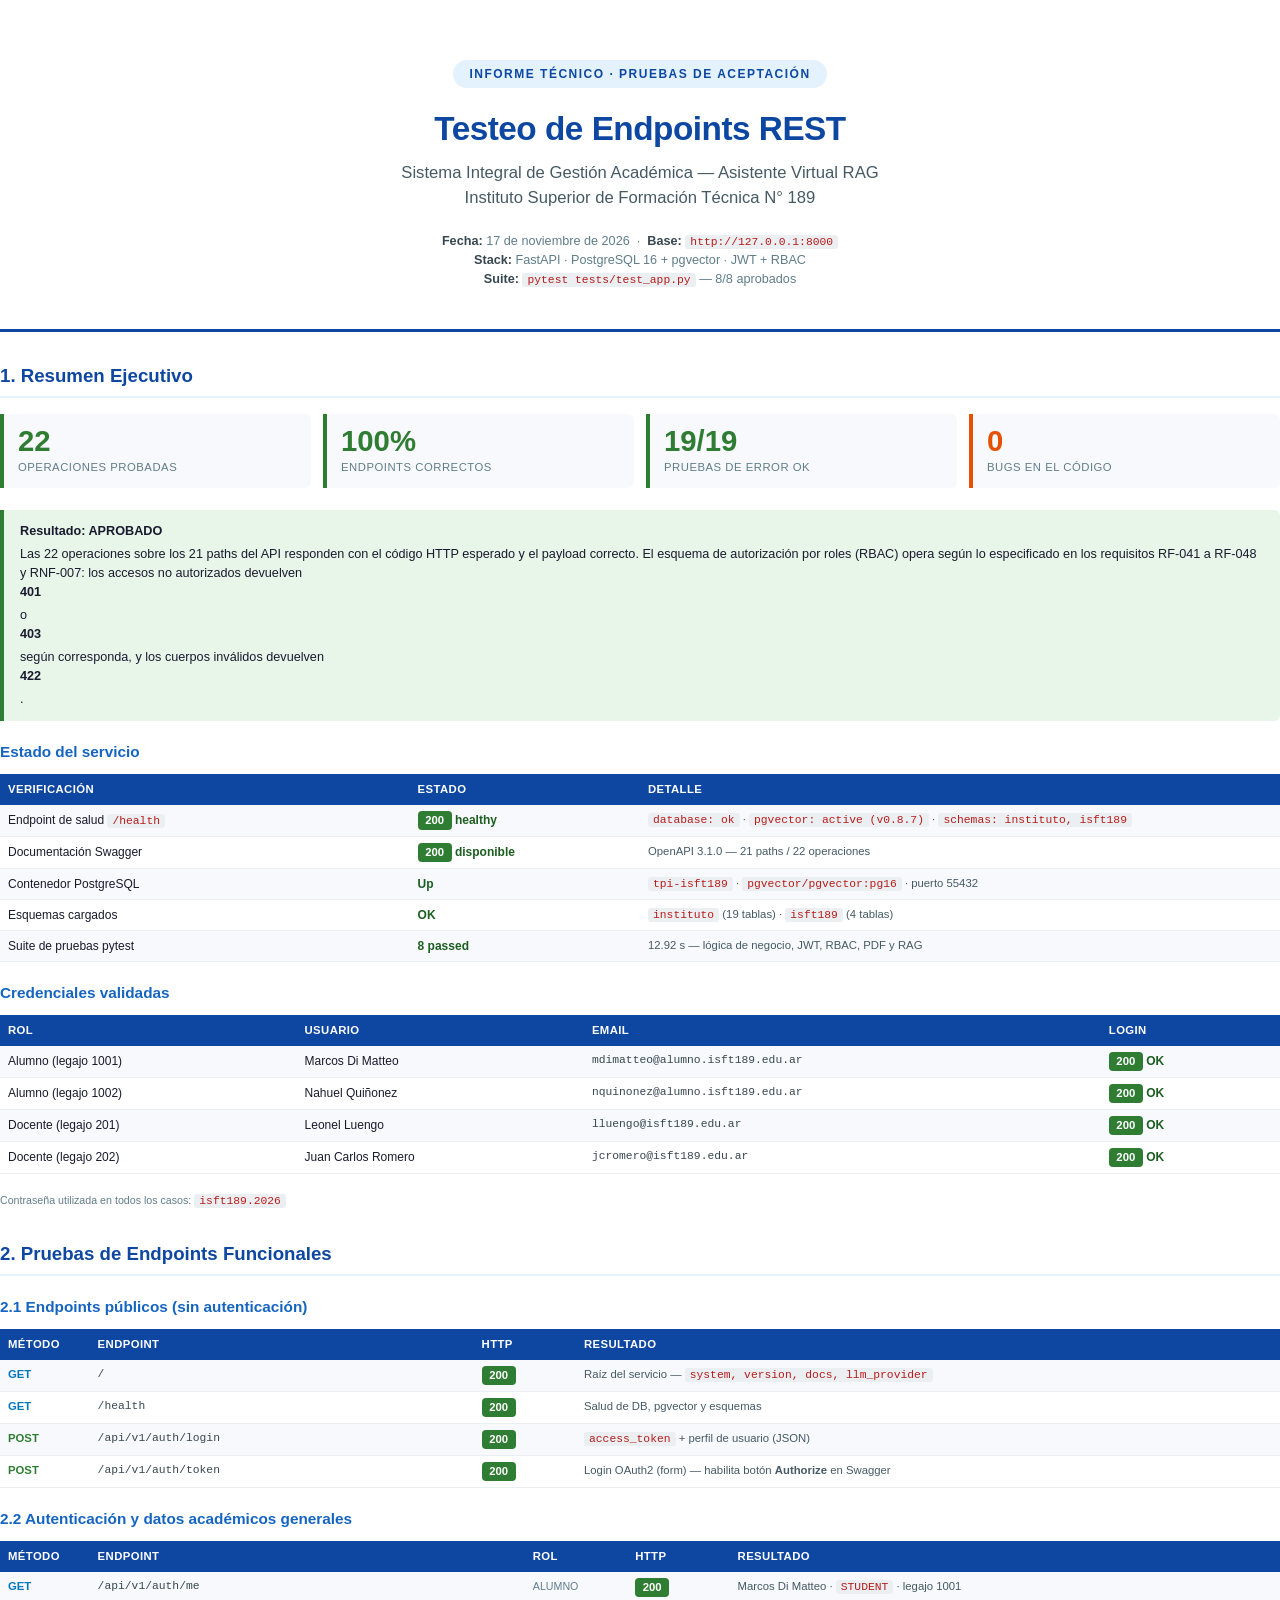
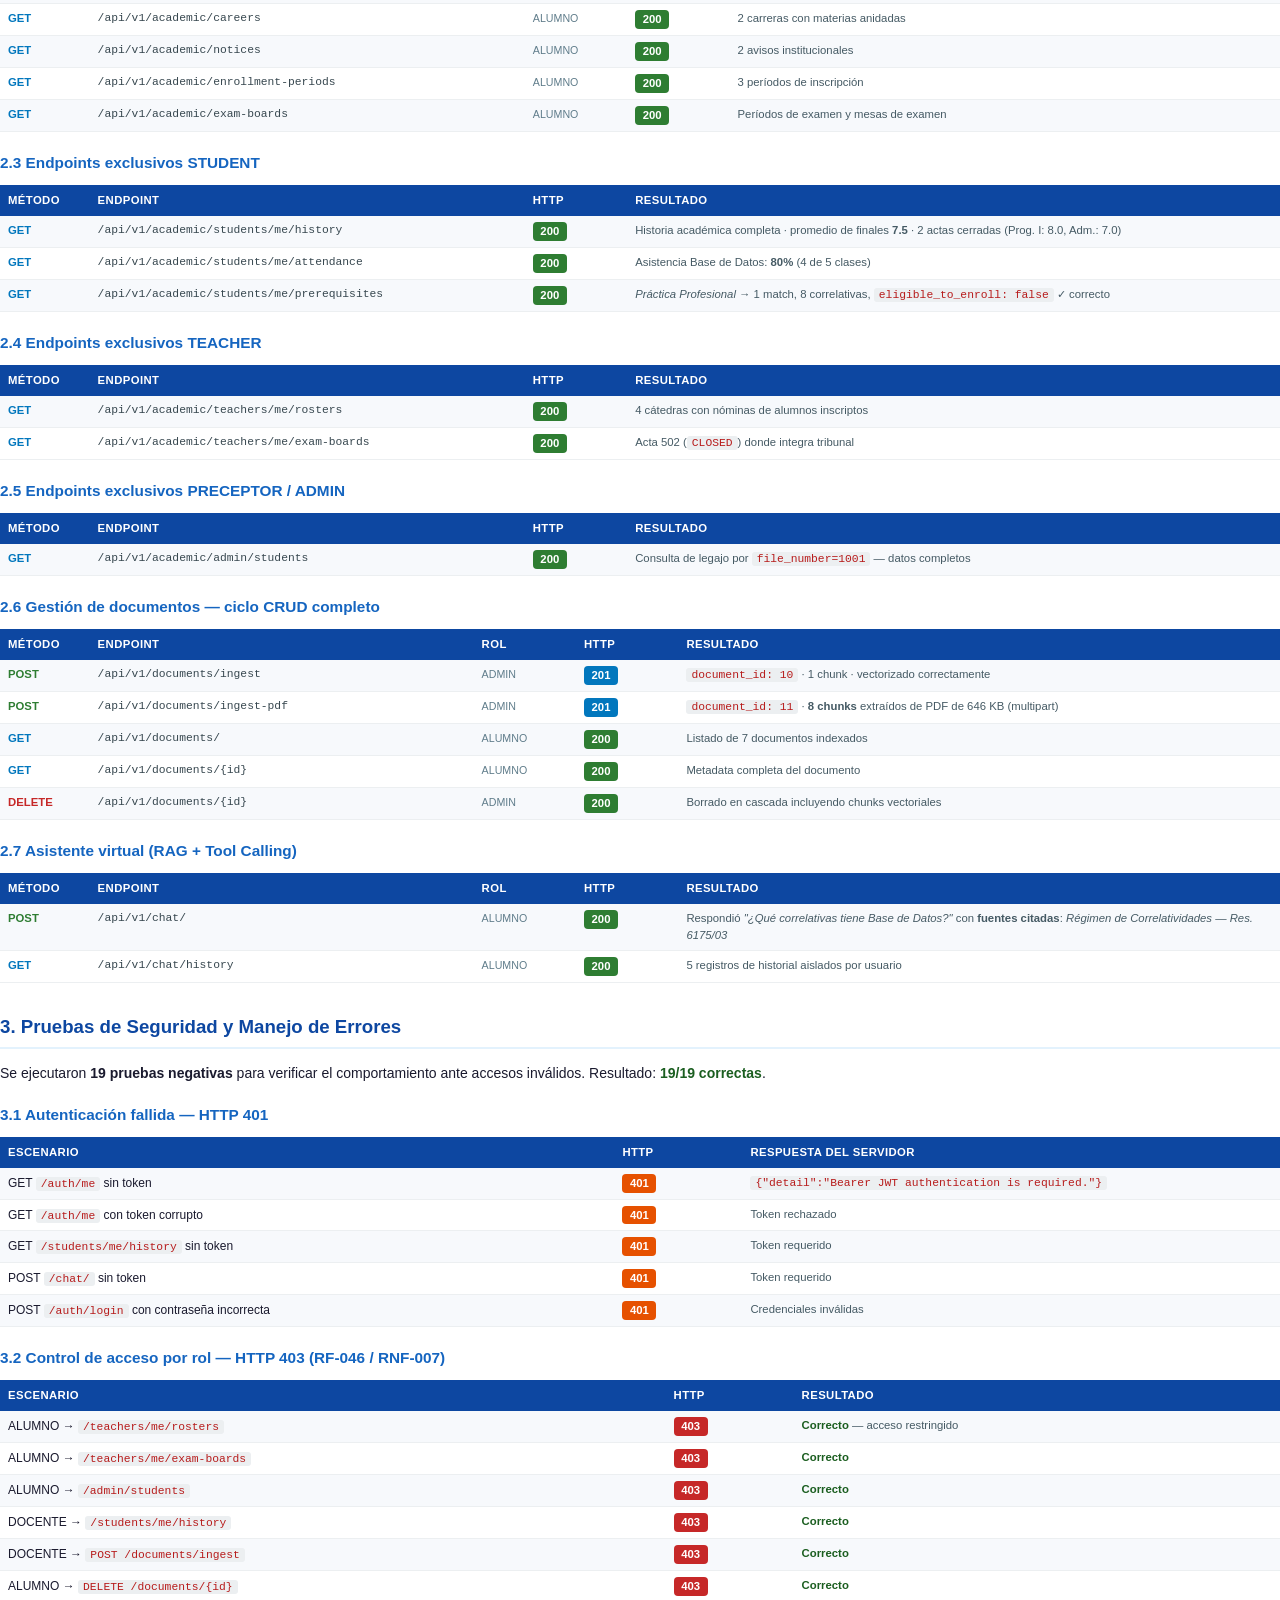
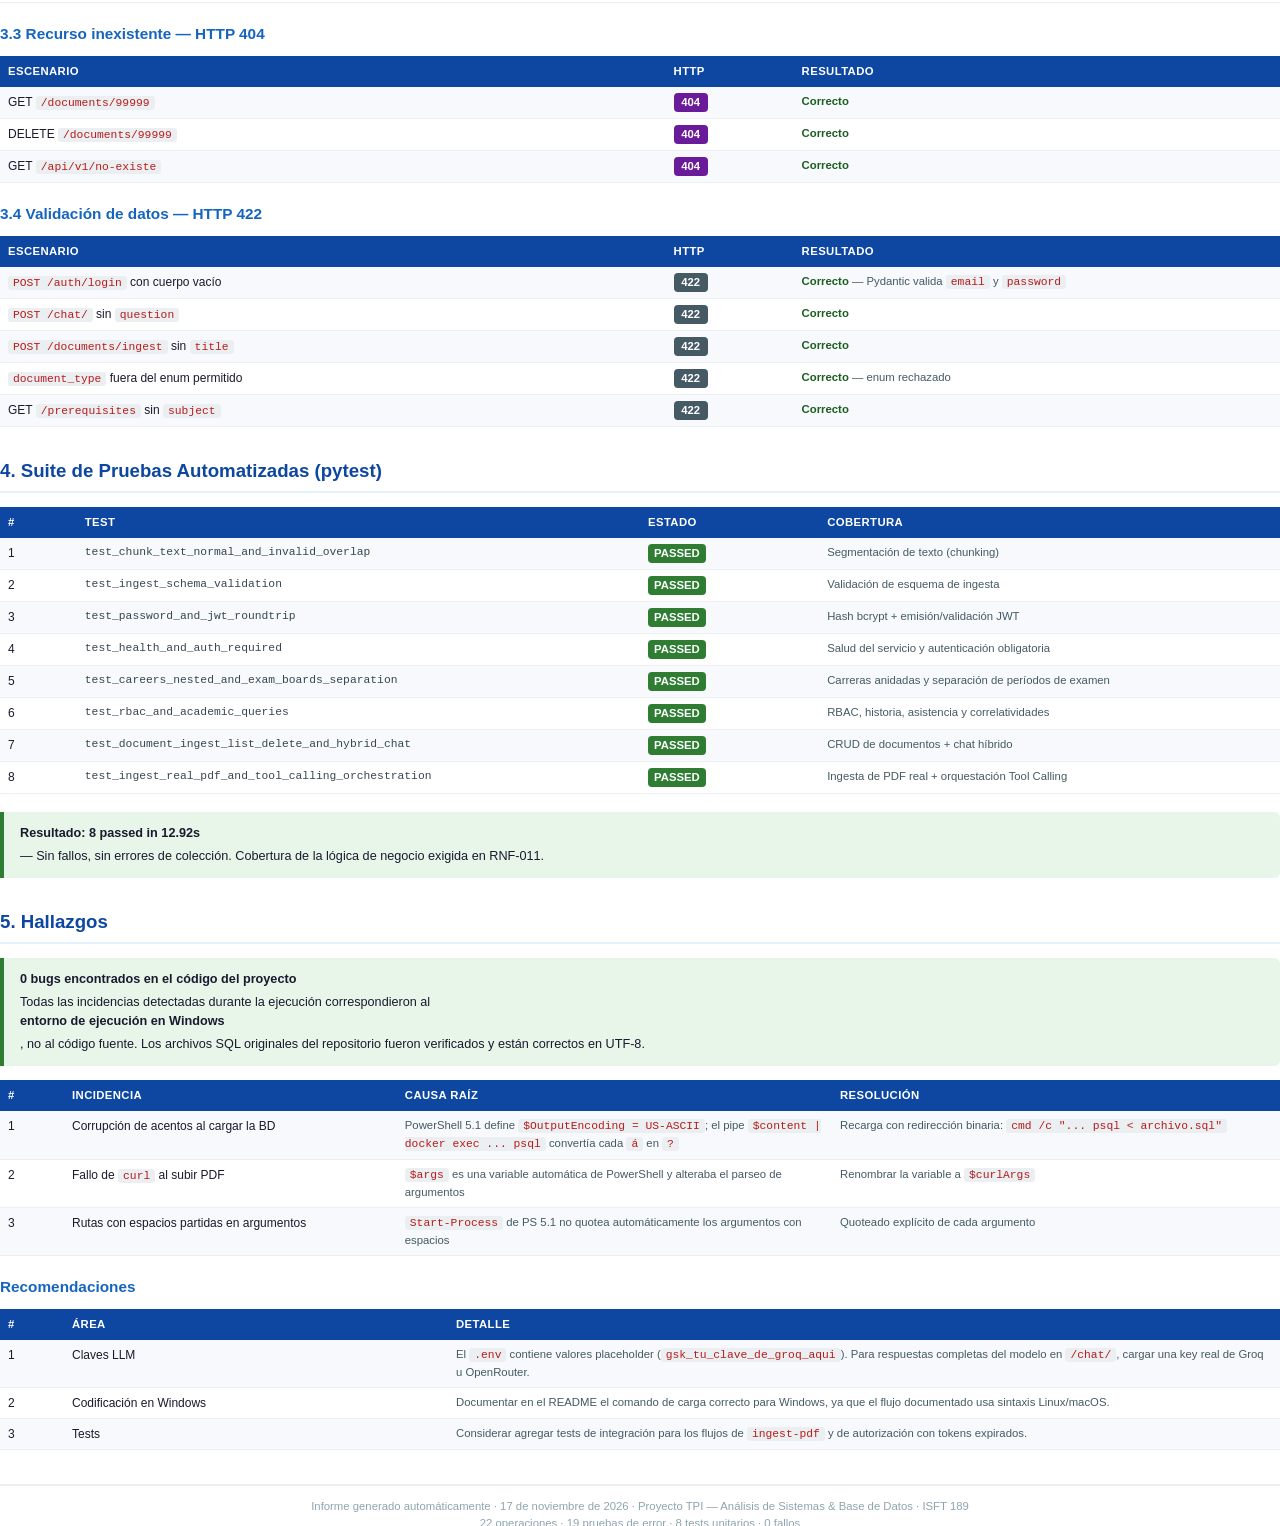
<file: docs/informe_testeo_endpoints.html>
<!DOCTYPE html>
<html lang="es">
<head>
<meta charset="UTF-8">
<title>Informe de Testeo de Endpoints</title>
<style>
  @page { size: A4; margin: 18mm 15mm; }
  * { box-sizing: border-box; }
  body {
    font-family: "Segoe UI", Helvetica, Arial, sans-serif;
    font-size: 10.5pt; color: #1a1a2e; line-height: 1.5; margin: 0;
  }
  .cover {
    text-align: center; padding: 60px 0 40px; border-bottom: 3px solid #0d47a1;
    margin-bottom: 28px;
  }
  .cover .badge {
    display: inline-block; background: #e3f2fd; color: #0d47a1;
    padding: 5px 16px; border-radius: 20px; font-size: 9pt;
    font-weight: 600; letter-spacing: 1.5px; text-transform: uppercase;
  }
  h1 { font-size: 25pt; margin: 16px 0 6px; color: #0d47a1; letter-spacing: -0.5px; }
  .subtitle { font-size: 12.5pt; color: #455a64; margin: 0; }
  .meta { margin-top: 22px; font-size: 9.5pt; color: #607d8b; }
  .meta b { color: #37474f; }

  h2 {
    font-size: 14pt; color: #0d47a1; border-bottom: 2px solid #e3f2fd;
    padding-bottom: 6px; margin: 30px 0 14px; page-break-after: avoid;
  }
  h3 { font-size: 11.5pt; color: #1565c0; margin: 20px 0 8px; page-break-after: avoid; }

  table { width: 100%; border-collapse: collapse; margin: 10px 0 18px; font-size: 9pt; page-break-inside: auto; }
  th {
    background: #0d47a1; color: #fff; text-align: left; padding: 7px 8px;
    font-weight: 600; font-size: 8.5pt; text-transform: uppercase; letter-spacing: .4px;
  }
  td { padding: 6px 8px; border-bottom: 1px solid #eceff1; vertical-align: top; }
  tr:nth-child(even) td { background: #f7f9fc; }
  tr { page-break-inside: avoid; }

  .ok   { color: #1b5e20; font-weight: 700; }
  .http {
    display: inline-block; min-width: 34px; text-align: center;
    padding: 1px 6px; border-radius: 4px; font-weight: 700; font-size: 8.5pt; color: #fff;
  }
  .h200 { background: #2e7d32; } .h201 { background: #0277bd; }
  .h401 { background: #e65100; } .h403 { background: #c62828; }
  .h404 { background: #6a1b9a; } .h422 { background: #455a64; }

  .grid { display: flex; gap: 12px; margin: 16px 0 22px; }
  .card {
    flex: 1; background: #f7f9fc; border-left: 4px solid #0d47a1;
    padding: 12px 14px; border-radius: 0 6px 6px 0;
  }
  .card .num { font-size: 22pt; font-weight: 700; color: #0d47a1; line-height: 1; }
  .card .lbl { font-size: 8.5pt; color: #607d8b; text-transform: uppercase; letter-spacing: .5px; margin-top: 4px; }
  .card.green { border-color: #2e7d32; } .card.green .num { color: #2e7d32; }
  .card.amber { border-color: #e65100; } .card.amber .num { color: #e65100; }

  .callout {
    background: #fff8e1; border-left: 4px solid #f9a825; padding: 12px 16px;
    border-radius: 0 6px 6px 0; margin: 14px 0; font-size: 9.5pt;
  }
  .callout.info { background: #e3f2fd; border-color: #0d47a1; }
  .callout.good { background: #e8f5e9; border-color: #2e7d32; }
  .callout b { display: block; margin-bottom: 4px; color: #1a1a2e; }

  code, pre {
    font-family: "Cascadia Mono", Consolas, monospace; font-size: 8.5pt;
    background: #eceff1; padding: 1px 5px; border-radius: 3px; color: #b71c1c;
  }
  pre { padding: 10px 12px; border-radius: 6px; color: #e0e0e0; background: #263238; overflow: hidden; white-space: pre-wrap; }
  pre code { background: none; color: inherit; padding: 0; }

  .method { font-weight: 700; font-size: 8.5pt; }
  .mGET { color: #0277bd; } .mPOST { color: #2e7d32; } .mDELETE { color: #c62828; }
  .ep { font-family: Consolas, monospace; font-size: 8.5pt; color: #37474f; }
  .role { font-size: 8pt; color: #607d8b; }
  .res { font-size: 8.5pt; color: #455a64; }

  .footer { margin-top: 34px; padding-top: 12px; border-top: 2px solid #eceff1; font-size: 8.5pt; color: #90a4ae; text-align: center; }
  .pb { page-break-before: always; }
</style>
</head>
<body>

<div class="cover">
  <span class="badge">Informe Técnico · Pruebas de Aceptación</span>
  <h1>Testeo de Endpoints REST</h1>
  <p class="subtitle">Sistema Integral de Gestión Académica — Asistente Virtual RAG<br>Instituto Superior de Formación Técnica N° 189</p>
  <div class="meta">
    <b>Fecha:</b> 17 de noviembre de 2026 &nbsp;·&nbsp;
    <b>Base:</b> <code>http://127.0.0.1:8000</code><br>
    <b>Stack:</b> FastAPI · PostgreSQL 16 + pgvector · JWT + RBAC<br>
    <b>Suite:</b> <code>pytest tests/test_app.py</code> — 8/8 aprobados
  </div>
</div>

<h2>1. Resumen Ejecutivo</h2>

<div class="grid">
  <div class="card green"><div class="num">22</div><div class="lbl">Operaciones probadas</div></div>
  <div class="card green"><div class="num">100%</div><div class="lbl">Endpoints correctos</div></div>
  <div class="card green"><div class="num">19/19</div><div class="lbl">Pruebas de error OK</div></div>
  <div class="card amber"><div class="num">0</div><div class="lbl">Bugs en el código</div></div>
</div>

<div class="callout good">
  <b>Resultado: APROBADO</b>
  Las 22 operaciones sobre los 21 paths del API responden con el código HTTP esperado y el payload correcto.
  El esquema de autorización por roles (RBAC) opera según lo especificado en los requisitos RF-041 a RF-048 y RNF-007:
  los accesos no autorizados devuelven <b>401</b> o <b>403</b> según corresponda, y los cuerpos inválidos devuelven <b>422</b>.
</div>

<h3>Estado del servicio</h3>
<table>
  <tr><th style="width:32%">Verificación</th><th style="width:18%">Estado</th><th>Detalle</th></tr>
  <tr><td>Endpoint de salud <code>/health</code></td><td><span class="http h200">200</span> <span class="ok">healthy</span></td><td class="res"><code>database: ok</code> · <code>pgvector: active (v0.8.7)</code> · <code>schemas: instituto, isft189</code></td></tr>
  <tr><td>Documentación Swagger</td><td><span class="http h200">200</span> <span class="ok">disponible</span></td><td class="res">OpenAPI 3.1.0 — 21 paths / 22 operaciones</td></tr>
  <tr><td>Contenedor PostgreSQL</td><td><span class="ok">Up</span></td><td class="res"><code>tpi-isft189</code> · <code>pgvector/pgvector:pg16</code> · puerto 55432</td></tr>
  <tr><td>Esquemas cargados</td><td><span class="ok">OK</span></td><td class="res"><code>instituto</code> (19 tablas) · <code>isft189</code> (4 tablas)</td></tr>
  <tr><td>Suite de pruebas pytest</td><td><span class="ok">8 passed</span></td><td class="res">12.92 s — lógica de negocio, JWT, RBAC, PDF y RAG</td></tr>
</table>

<h3>Credenciales validadas</h3>
<table>
  <tr><th>Rol</th><th>Usuario</th><th>Email</th><th style="width:14%">Login</th></tr>
  <tr><td>Alumno (legajo 1001)</td><td>Marcos Di Matteo</td><td class="ep">mdimatteo@alumno.isft189.edu.ar</td><td><span class="http h200">200</span> <span class="ok">OK</span></td></tr>
  <tr><td>Alumno (legajo 1002)</td><td>Nahuel Quiñonez</td><td class="ep">nquinonez@alumno.isft189.edu.ar</td><td><span class="http h200">200</span> <span class="ok">OK</span></td></tr>
  <tr><td>Docente (legajo 201)</td><td>Leonel Luengo</td><td class="ep">lluengo@isft189.edu.ar</td><td><span class="http h200">200</span> <span class="ok">OK</span></td></tr>
  <tr><td>Docente (legajo 202)</td><td>Juan Carlos Romero</td><td class="ep">jcromero@isft189.edu.ar</td><td><span class="http h200">200</span> <span class="ok">OK</span></td></tr>
</table>
<p class="role">Contraseña utilizada en todos los casos: <code>isft189.2026</code></p>

<div class="pb"></div>
<h2>2. Pruebas de Endpoints Funcionales</h2>

<h3>2.1 Endpoints públicos (sin autenticación)</h3>
<table>
  <tr><th style="width:7%">Método</th><th style="width:30%">Endpoint</th><th style="width:8%">HTTP</th><th>Resultado</th></tr>
  <tr><td class="method mGET">GET</td><td class="ep">/</td><td><span class="http h200">200</span></td><td class="res">Raíz del servicio — <code>system, version, docs, llm_provider</code></td></tr>
  <tr><td class="method mGET">GET</td><td class="ep">/health</td><td><span class="http h200">200</span></td><td class="res">Salud de DB, pgvector y esquemas</td></tr>
  <tr><td class="method mPOST">POST</td><td class="ep">/api/v1/auth/login</td><td><span class="http h200">200</span></td><td class="res"><code>access_token</code> + perfil de usuario (JSON)</td></tr>
  <tr><td class="method mPOST">POST</td><td class="ep">/api/v1/auth/token</td><td><span class="http h200">200</span></td><td class="res">Login OAuth2 (form) — habilita botón <b>Authorize</b> en Swagger</td></tr>
</table>

<h3>2.2 Autenticación y datos académicos generales</h3>
<table>
  <tr><th style="width:7%">Método</th><th style="width:34%">Endpoint</th><th style="width:8%">Rol</th><th style="width:8%">HTTP</th><th>Resultado</th></tr>
  <tr><td class="method mGET">GET</td><td class="ep">/api/v1/auth/me</td><td class="role">ALUMNO</td><td><span class="http h200">200</span></td><td class="res">Marcos Di Matteo · <code>STUDENT</code> · legajo 1001</td></tr>
  <tr><td class="method mGET">GET</td><td class="ep">/api/v1/academic/careers</td><td class="role">ALUMNO</td><td><span class="http h200">200</span></td><td class="res">2 carreras con materias anidadas</td></tr>
  <tr><td class="method mGET">GET</td><td class="ep">/api/v1/academic/notices</td><td class="role">ALUMNO</td><td><span class="http h200">200</span></td><td class="res">2 avisos institucionales</td></tr>
  <tr><td class="method mGET">GET</td><td class="ep">/api/v1/academic/enrollment-periods</td><td class="role">ALUMNO</td><td><span class="http h200">200</span></td><td class="res">3 períodos de inscripción</td></tr>
  <tr><td class="method mGET">GET</td><td class="ep">/api/v1/academic/exam-boards</td><td class="role">ALUMNO</td><td><span class="http h200">200</span></td><td class="res">Períodos de examen y mesas de examen</td></tr>
</table>

<h3>2.3 Endpoints exclusivos STUDENT</h3>
<table>
  <tr><th style="width:7%">Método</th><th style="width:34%">Endpoint</th><th style="width:8%">HTTP</th><th>Resultado</th></tr>
  <tr><td class="method mGET">GET</td><td class="ep">/api/v1/academic/students/me/history</td><td><span class="http h200">200</span></td><td class="res">Historia académica completa · promedio de finales <b>7.5</b> · 2 actas cerradas (Prog. I: 8.0, Adm.: 7.0)</td></tr>
  <tr><td class="method mGET">GET</td><td class="ep">/api/v1/academic/students/me/attendance</td><td><span class="http h200">200</span></td><td class="res">Asistencia Base de Datos: <b>80%</b> (4 de 5 clases)</td></tr>
  <tr><td class="method mGET">GET</td><td class="ep">/api/v1/academic/students/me/prerequisites</td><td><span class="http h200">200</span></td><td class="res"><i>Práctica Profesional</i> → 1 match, 8 correlativas, <code>eligible_to_enroll: false</code> ✓ correcto</td></tr>
</table>

<h3>2.4 Endpoints exclusivos TEACHER</h3>
<table>
  <tr><th style="width:7%">Método</th><th style="width:34%">Endpoint</th><th style="width:8%">HTTP</th><th>Resultado</th></tr>
  <tr><td class="method mGET">GET</td><td class="ep">/api/v1/academic/teachers/me/rosters</td><td><span class="http h200">200</span></td><td class="res">4 cátedras con nóminas de alumnos inscriptos</td></tr>
  <tr><td class="method mGET">GET</td><td class="ep">/api/v1/academic/teachers/me/exam-boards</td><td><span class="http h200">200</span></td><td class="res">Acta 502 (<code>CLOSED</code>) donde integra tribunal</td></tr>
</table>

<h3>2.5 Endpoints exclusivos PRECEPTOR / ADMIN</h3>
<table>
  <tr><th style="width:7%">Método</th><th style="width:34%">Endpoint</th><th style="width:8%">HTTP</th><th>Resultado</th></tr>
  <tr><td class="method mGET">GET</td><td class="ep">/api/v1/academic/admin/students</td><td><span class="http h200">200</span></td><td class="res">Consulta de legajo por <code>file_number=1001</code> — datos completos</td></tr>
</table>

<div class="pb"></div>
<h3>2.6 Gestión de documentos — ciclo CRUD completo</h3>
<table>
  <tr><th style="width:7%">Método</th><th style="width:30%">Endpoint</th><th style="width:8%">Rol</th><th style="width:8%">HTTP</th><th>Resultado</th></tr>
  <tr><td class="method mPOST">POST</td><td class="ep">/api/v1/documents/ingest</td><td class="role">ADMIN</td><td><span class="http h201">201</span></td><td class="res"><code>document_id: 10</code> · 1 chunk · vectorizado correctamente</td></tr>
  <tr><td class="method mPOST">POST</td><td class="ep">/api/v1/documents/ingest-pdf</td><td class="role">ADMIN</td><td><span class="http h201">201</span></td><td class="res"><code>document_id: 11</code> · <b>8 chunks</b> extraídos de PDF de 646 KB (multipart)</td></tr>
  <tr><td class="method mGET">GET</td><td class="ep">/api/v1/documents/</td><td class="role">ALUMNO</td><td><span class="http h200">200</span></td><td class="res">Listado de 7 documentos indexados</td></tr>
  <tr><td class="method mGET">GET</td><td class="ep">/api/v1/documents/{id}</td><td class="role">ALUMNO</td><td><span class="http h200">200</span></td><td class="res">Metadata completa del documento</td></tr>
  <tr><td class="method mDELETE">DELETE</td><td class="ep">/api/v1/documents/{id}</td><td class="role">ADMIN</td><td><span class="http h200">200</span></td><td class="res">Borrado en cascada incluyendo chunks vectoriales</td></tr>
</table>

<h3>2.7 Asistente virtual (RAG + Tool Calling)</h3>
<table>
  <tr><th style="width:7%">Método</th><th style="width:30%">Endpoint</th><th style="width:8%">Rol</th><th style="width:8%">HTTP</th><th>Resultado</th></tr>
  <tr><td class="method mPOST">POST</td><td class="ep">/api/v1/chat/</td><td class="role">ALUMNO</td><td><span class="http h200">200</span></td><td class="res">Respondió <i>"¿Qué correlativas tiene Base de Datos?"</i> con <b>fuentes citadas</b>: <i>Régimen de Correlatividades — Res. 6175/03</i></td></tr>
  <tr><td class="method mGET">GET</td><td class="ep">/api/v1/chat/history</td><td class="role">ALUMNO</td><td><span class="http h200">200</span></td><td class="res">5 registros de historial aislados por usuario</td></tr>
</table>

<div class="pb"></div>
<h2>3. Pruebas de Seguridad y Manejo de Errores</h2>
<p>Se ejecutaron <b>19 pruebas negativas</b> para verificar el comportamiento ante accesos inválidos. Resultado: <span class="ok">19/19 correctas</span>.</p>

<h3>3.1 Autenticación fallida — HTTP 401</h3>
<table>
  <tr><th style="width:48%">Escenario</th><th style="width:10%">HTTP</th><th>Respuesta del servidor</th></tr>
  <tr><td>GET <code>/auth/me</code> sin token</td><td><span class="http h401">401</span></td><td class="res"><code>{"detail":"Bearer JWT authentication is required."}</code></td></tr>
  <tr><td>GET <code>/auth/me</code> con token corrupto</td><td><span class="http h401">401</span></td><td class="res">Token rechazado</td></tr>
  <tr><td>GET <code>/students/me/history</code> sin token</td><td><span class="http h401">401</span></td><td class="res">Token requerido</td></tr>
  <tr><td>POST <code>/chat/</code> sin token</td><td><span class="http h401">401</span></td><td class="res">Token requerido</td></tr>
  <tr><td>POST <code>/auth/login</code> con contraseña incorrecta</td><td><span class="http h401">401</span></td><td class="res">Credenciales inválidas</td></tr>
</table>

<h3>3.2 Control de acceso por rol — HTTP 403 (RF-046 / RNF-007)</h3>
<table>
  <tr><th style="width:52%">Escenario</th><th style="width:10%">HTTP</th><th>Resultado</th></tr>
  <tr><td>ALUMNO → <code>/teachers/me/rosters</code></td><td><span class="http h403">403</span></td><td class="res"><span class="ok">Correcto</span> — acceso restringido</td></tr>
  <tr><td>ALUMNO → <code>/teachers/me/exam-boards</code></td><td><span class="http h403">403</span></td><td class="res"><span class="ok">Correcto</span></td></tr>
  <tr><td>ALUMNO → <code>/admin/students</code></td><td><span class="http h403">403</span></td><td class="res"><span class="ok">Correcto</span></td></tr>
  <tr><td>DOCENTE → <code>/students/me/history</code></td><td><span class="http h403">403</span></td><td class="res"><span class="ok">Correcto</span></td></tr>
  <tr><td>DOCENTE → <code>POST /documents/ingest</code></td><td><span class="http h403">403</span></td><td class="res"><span class="ok">Correcto</span></td></tr>
  <tr><td>ALUMNO → <code>DELETE /documents/{id}</code></td><td><span class="http h403">403</span></td><td class="res"><span class="ok">Correcto</span></td></tr>
</table>

<h3>3.3 Recurso inexistente — HTTP 404</h3>
<table>
  <tr><th style="width:52%">Escenario</th><th style="width:10%">HTTP</th><th>Resultado</th></tr>
  <tr><td>GET <code>/documents/99999</code></td><td><span class="http h404">404</span></td><td class="res"><span class="ok">Correcto</span></td></tr>
  <tr><td>DELETE <code>/documents/99999</code></td><td><span class="http h404">404</span></td><td class="res"><span class="ok">Correcto</span></td></tr>
  <tr><td>GET <code>/api/v1/no-existe</code></td><td><span class="http h404">404</span></td><td class="res"><span class="ok">Correcto</span></td></tr>
</table>

<h3>3.4 Validación de datos — HTTP 422</h3>
<table>
  <tr><th style="width:52%">Escenario</th><th style="width:10%">HTTP</th><th>Resultado</th></tr>
  <tr><td><code>POST /auth/login</code> con cuerpo vacío</td><td><span class="http h422">422</span></td><td class="res"><span class="ok">Correcto</span> — Pydantic valida <code>email</code> y <code>password</code></td></tr>
  <tr><td><code>POST /chat/</code> sin <code>question</code></td><td><span class="http h422">422</span></td><td class="res"><span class="ok">Correcto</span></td></tr>
  <tr><td><code>POST /documents/ingest</code> sin <code>title</code></td><td><span class="http h422">422</span></td><td class="res"><span class="ok">Correcto</span></td></tr>
  <tr><td><code>document_type</code> fuera del enum permitido</td><td><span class="http h422">422</span></td><td class="res"><span class="ok">Correcto</span> — enum rechazado</td></tr>
  <tr><td>GET <code>/prerequisites</code> sin <code>subject</code></td><td><span class="http h422">422</span></td><td class="res"><span class="ok">Correcto</span></td></tr>
</table>

<div class="pb"></div>
<h2>4. Suite de Pruebas Automatizadas (pytest)</h2>
<table>
  <tr><th style="width:6%">#</th><th style="width:44%">Test</th><th style="width:14%">Estado</th><th>Cobertura</th></tr>
  <tr><td>1</td><td class="ep">test_chunk_text_normal_and_invalid_overlap</td><td><span class="http h200">PASSED</span></td><td class="res">Segmentación de texto (chunking)</td></tr>
  <tr><td>2</td><td class="ep">test_ingest_schema_validation</td><td><span class="http h200">PASSED</span></td><td class="res">Validación de esquema de ingesta</td></tr>
  <tr><td>3</td><td class="ep">test_password_and_jwt_roundtrip</td><td><span class="http h200">PASSED</span></td><td class="res">Hash bcrypt + emisión/validación JWT</td></tr>
  <tr><td>4</td><td class="ep">test_health_and_auth_required</td><td><span class="http h200">PASSED</span></td><td class="res">Salud del servicio y autenticación obligatoria</td></tr>
  <tr><td>5</td><td class="ep">test_careers_nested_and_exam_boards_separation</td><td><span class="http h200">PASSED</span></td><td class="res">Carreras anidadas y separación de períodos de examen</td></tr>
  <tr><td>6</td><td class="ep">test_rbac_and_academic_queries</td><td><span class="http h200">PASSED</span></td><td class="res">RBAC, historia, asistencia y correlatividades</td></tr>
  <tr><td>7</td><td class="ep">test_document_ingest_list_delete_and_hybrid_chat</td><td><span class="http h200">PASSED</span></td><td class="res">CRUD de documentos + chat híbrido</td></tr>
  <tr><td>8</td><td class="ep">test_ingest_real_pdf_and_tool_calling_orchestration</td><td><span class="http h200">PASSED</span></td><td class="res">Ingesta de PDF real + orquestación Tool Calling</td></tr>
</table>
<div class="callout good"><b>Resultado: 8 passed in 12.92s</b> — Sin fallos, sin errores de colección. Cobertura de la lógica de negocio exigida en RNF-011.</div>

<h2>5. Hallazgos</h2>

<div class="callout good">
  <b>0 bugs encontrados en el código del proyecto</b>
  Todas las incidencias detectadas durante la ejecución correspondieron al <b>entorno de ejecución en Windows</b>,
  no al código fuente. Los archivos SQL originales del repositorio fueron verificados y están correctos en UTF-8.
</div>

<table>
  <tr><th style="width:5%">#</th><th style="width:26%">Incidencia</th><th style="width:34%">Causa raíz</th><th>Resolución</th></tr>
  <tr>
    <td>1</td>
    <td>Corrupción de acentos al cargar la BD</td>
    <td class="res">PowerShell 5.1 define <code>$OutputEncoding = US-ASCII</code>; el pipe <code>$content | docker exec ... psql</code> convertía cada <code>á</code> en <code>?</code></td>
    <td class="res">Recarga con redirección binaria: <code>cmd /c "... psql &lt; archivo.sql"</code></td>
  </tr>
  <tr>
    <td>2</td>
    <td>Fallo de <code>curl</code> al subir PDF</td>
    <td class="res"><code>$args</code> es una variable automática de PowerShell y alteraba el parseo de argumentos</td>
    <td class="res">Renombrar la variable a <code>$curlArgs</code></td>
  </tr>
  <tr>
    <td>3</td>
    <td>Rutas con espacios partidas en argumentos</td>
    <td class="res"><code>Start-Process</code> de PS 5.1 no quotea automáticamente los argumentos con espacios</td>
    <td class="res">Quoteado explícito de cada argumento</td>
  </tr>
</table>

<h3>Recomendaciones</h3>
<table>
  <tr><th style="width:5%">#</th><th style="width:30%">Área</th><th>Detalle</th></tr>
  <tr><td>1</td><td>Claves LLM</td><td class="res">El <code>.env</code> contiene valores placeholder (<code>gsk_tu_clave_de_groq_aqui</code>). Para respuestas completas del modelo en <code>/chat/</code>, cargar una key real de Groq u OpenRouter.</td></tr>
  <tr><td>2</td><td>Codificación en Windows</td><td class="res">Documentar en el README el comando de carga correcto para Windows, ya que el flujo documentado usa sintaxis Linux/macOS.</td></tr>
  <tr><td>3</td><td>Tests</td><td class="res">Considerar agregar tests de integración para los flujos de <code>ingest-pdf</code> y de autorización con tokens expirados.</td></tr>
</table>

<div class="footer">
  Informe generado automáticamente · 17 de noviembre de 2026 · Proyecto TPI — Análisis de Sistemas &amp; Base de Datos · ISFT 189<br>
  22 operaciones · 19 pruebas de error · 8 tests unitarios · 0 fallos
</div>

</body>
</html>
</file>
